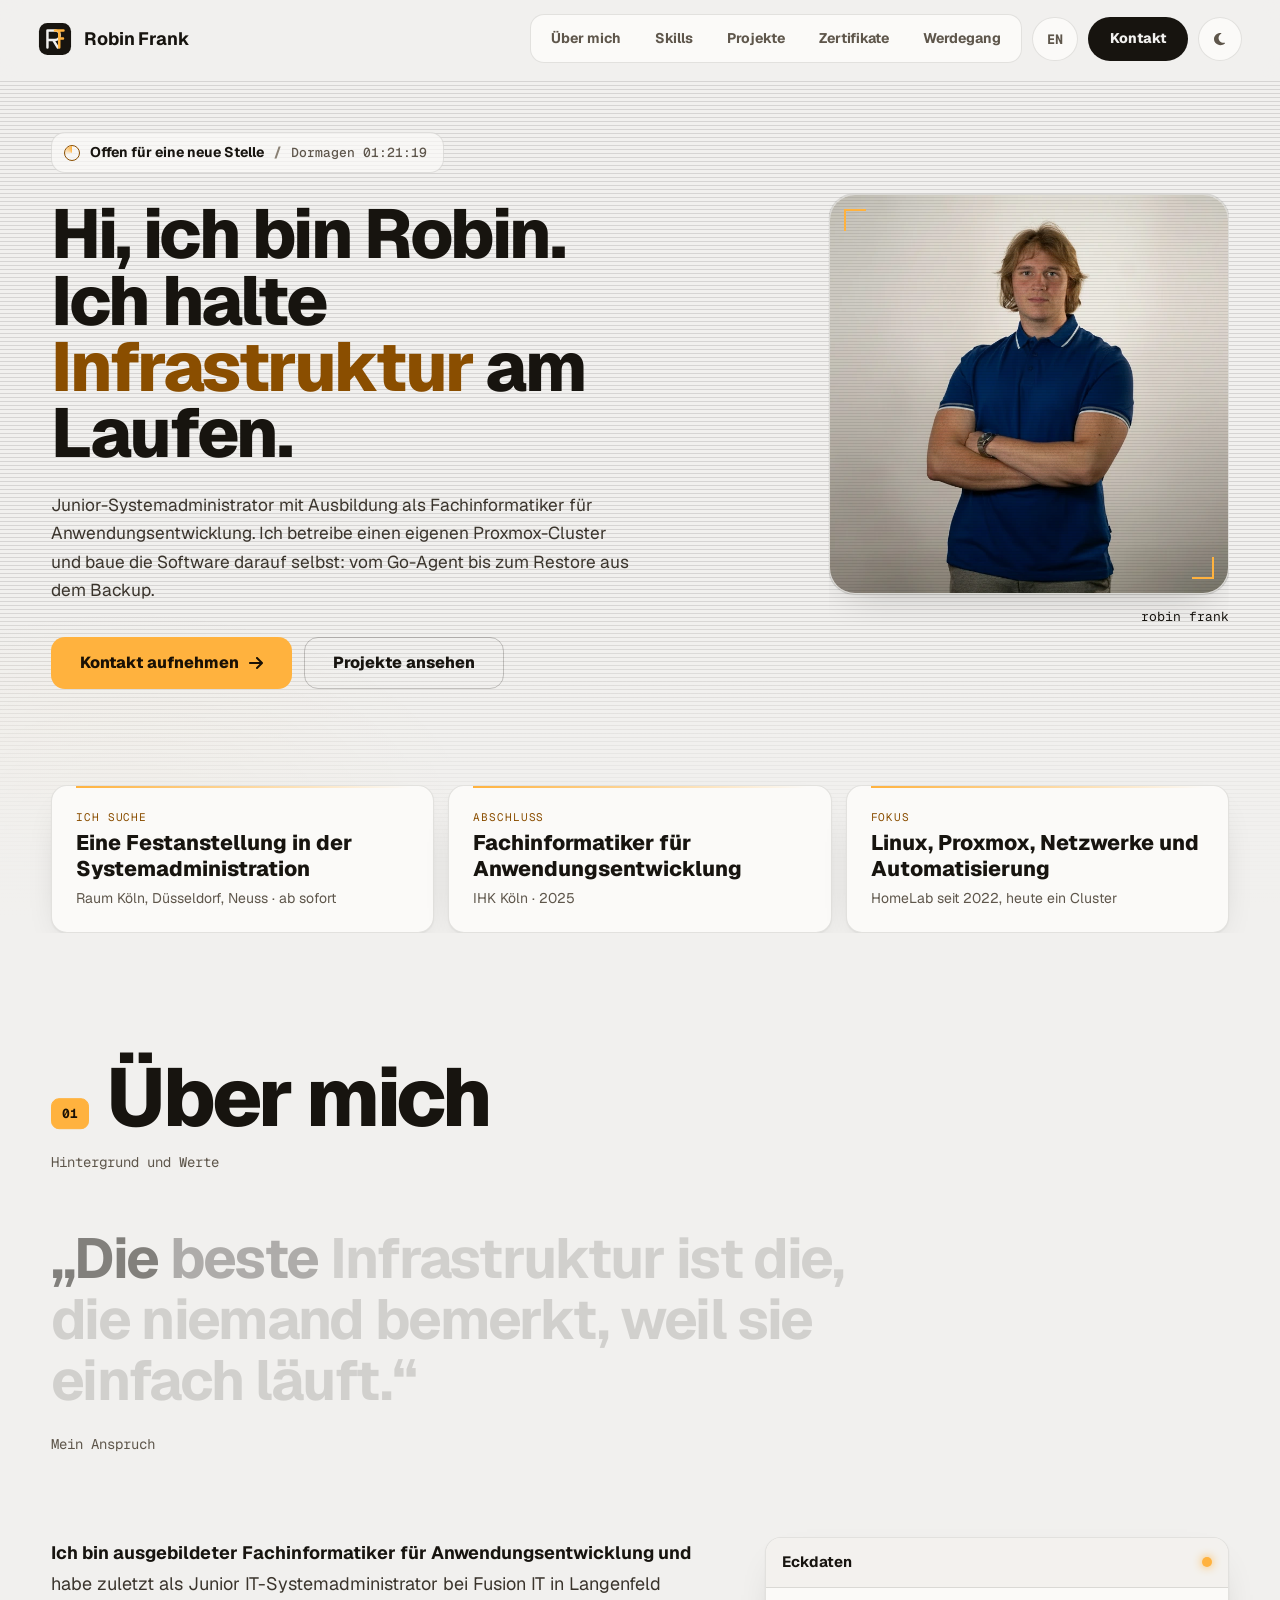
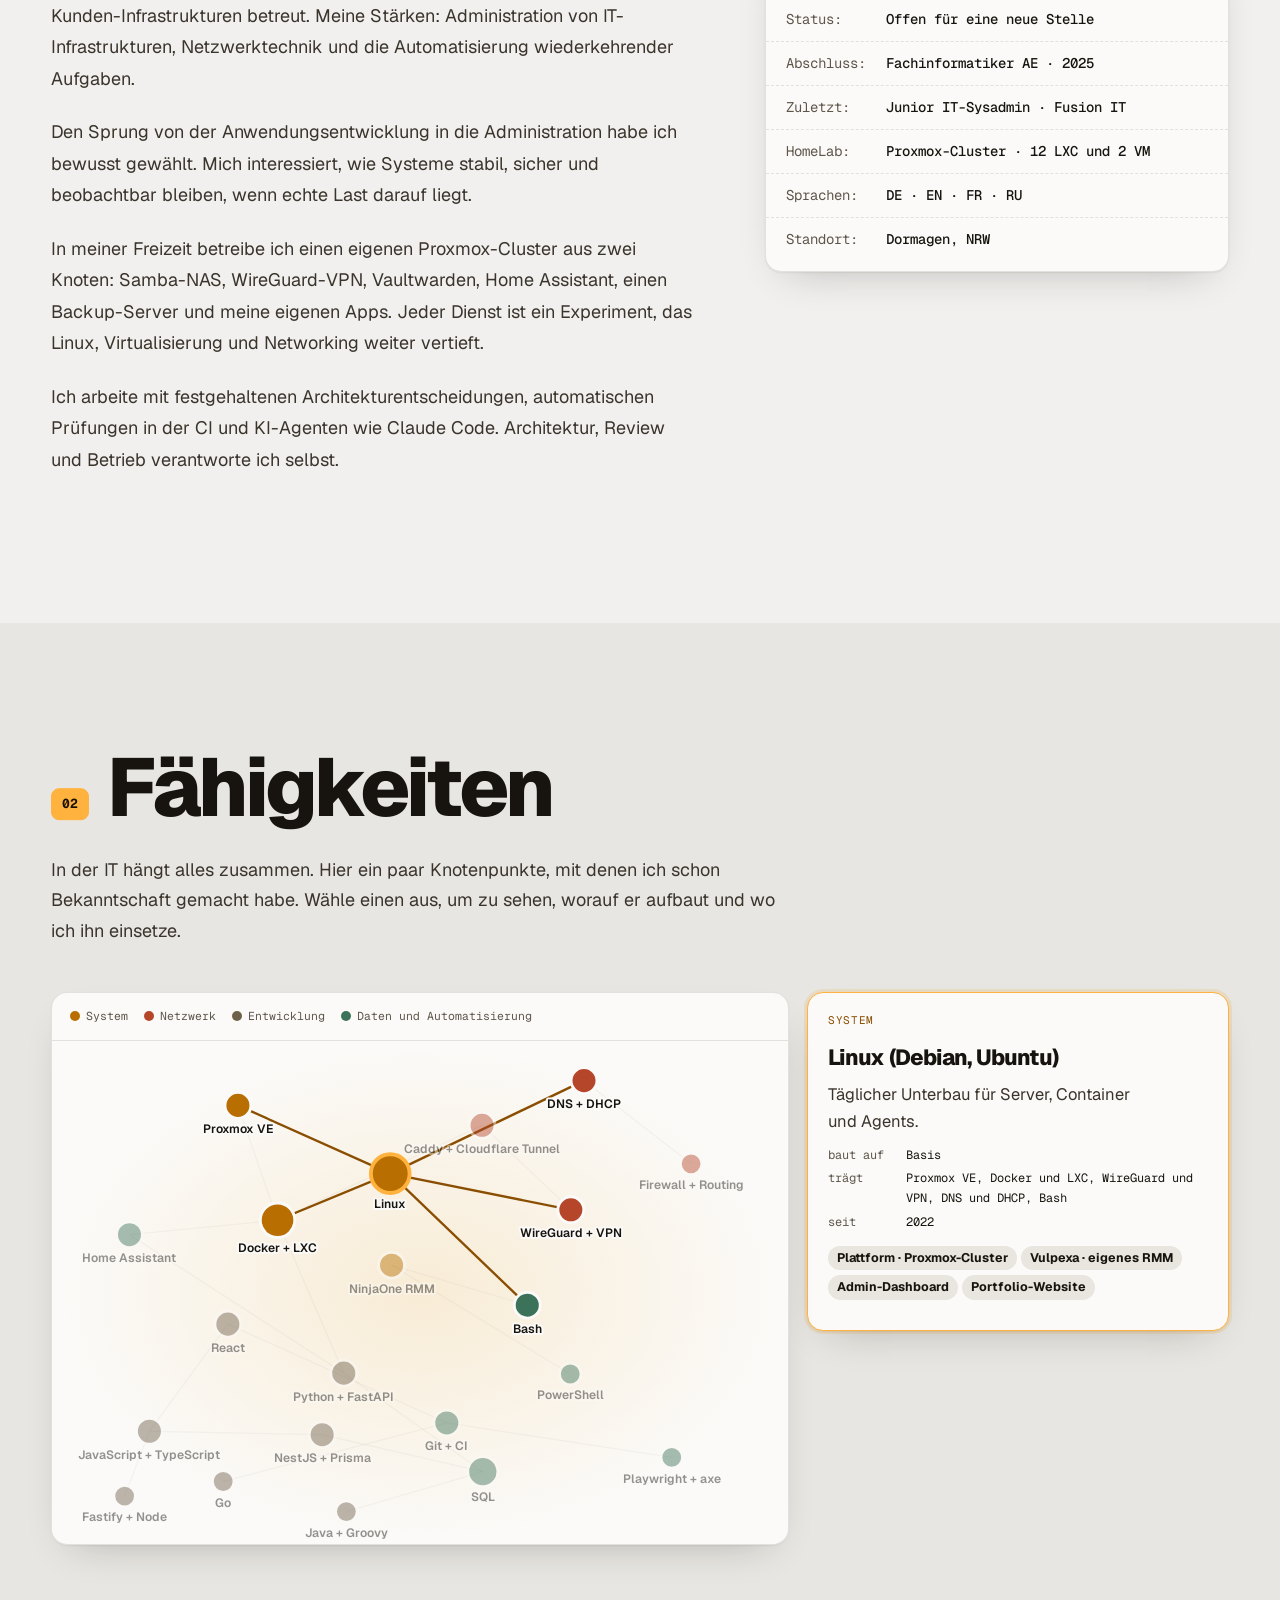
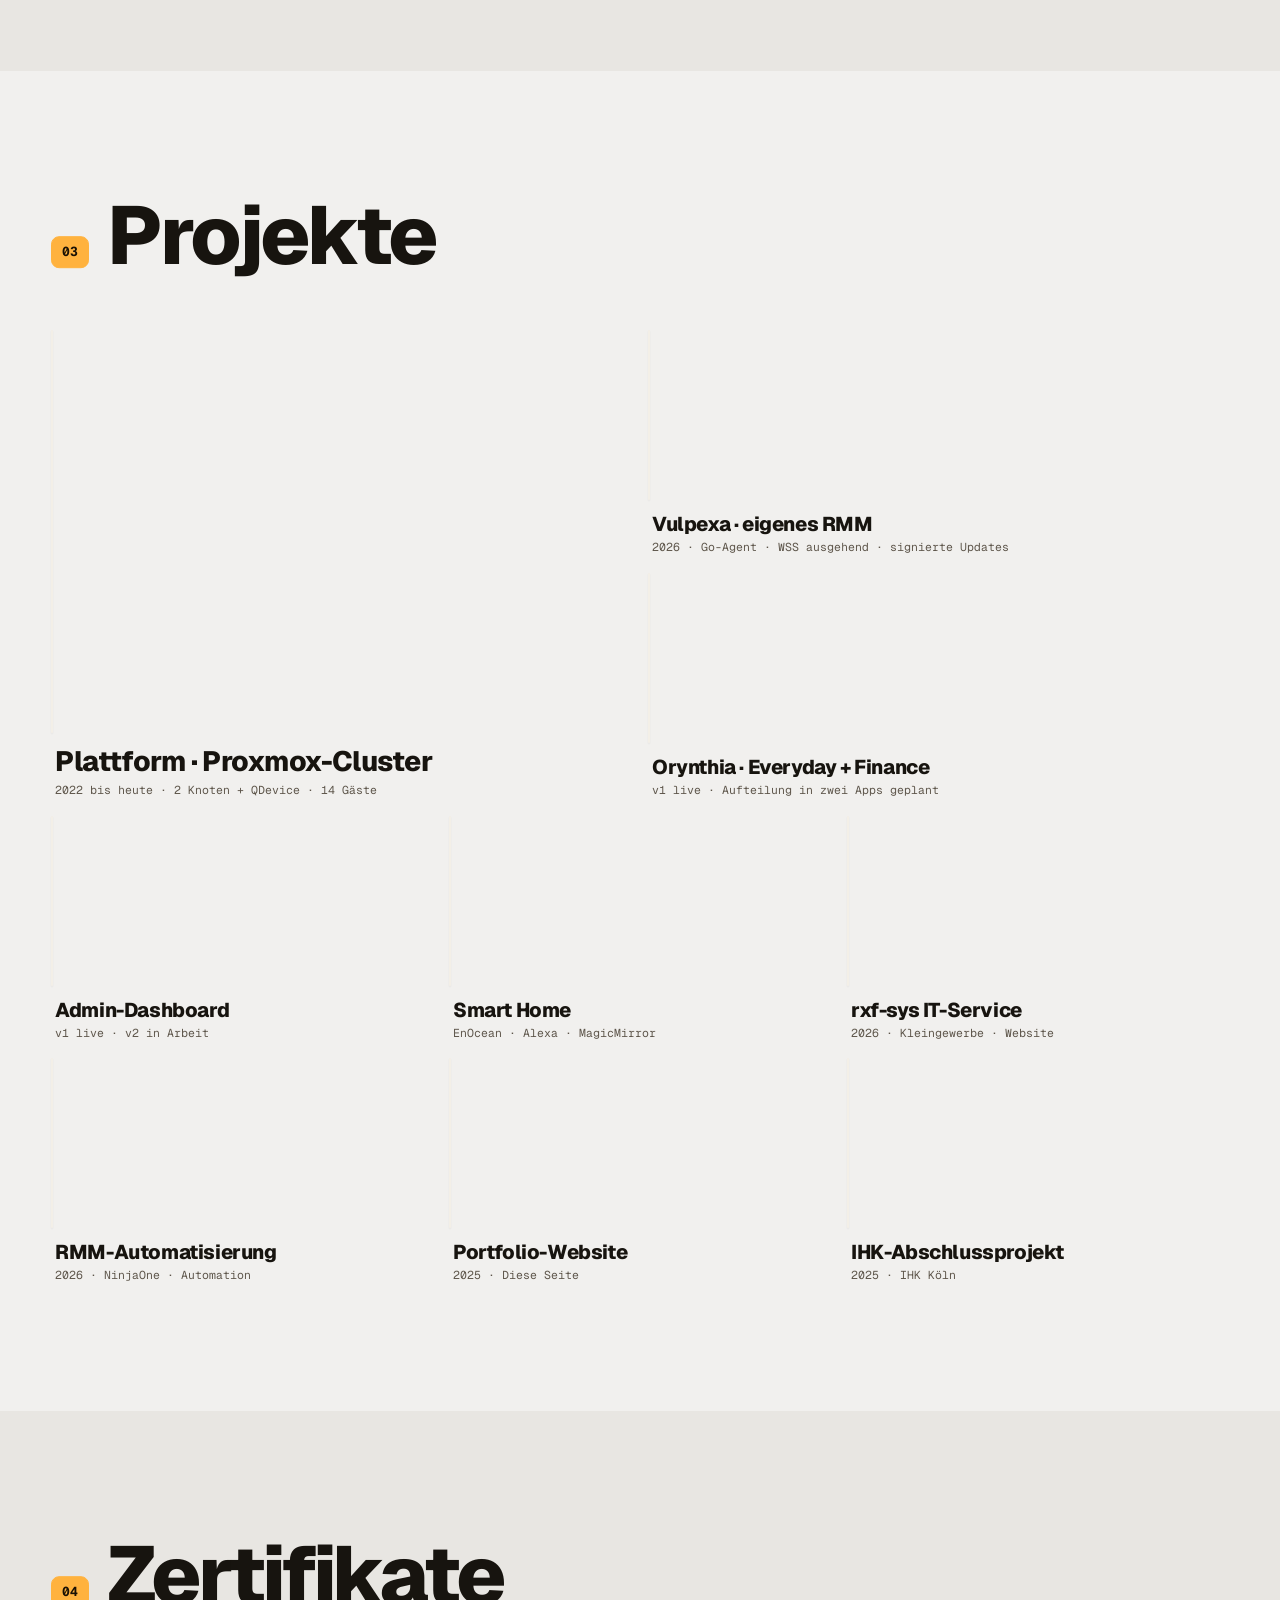
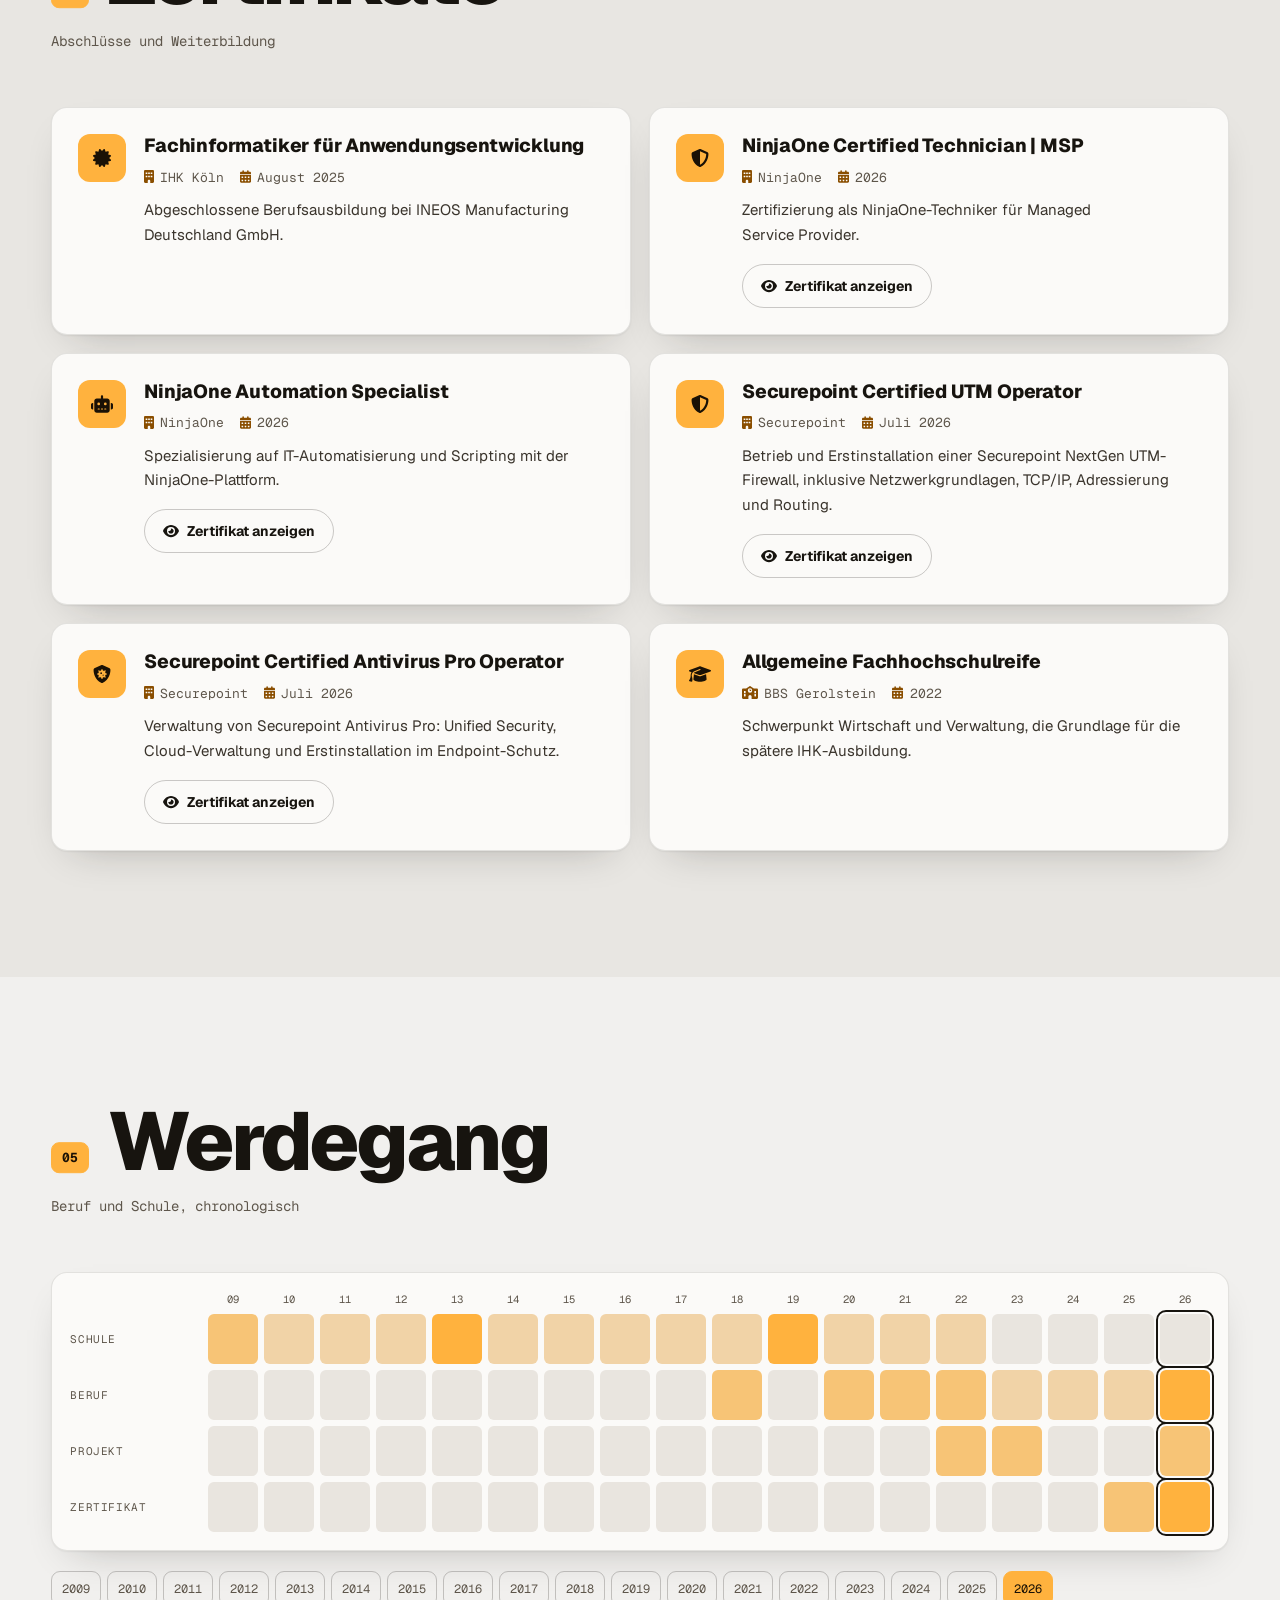
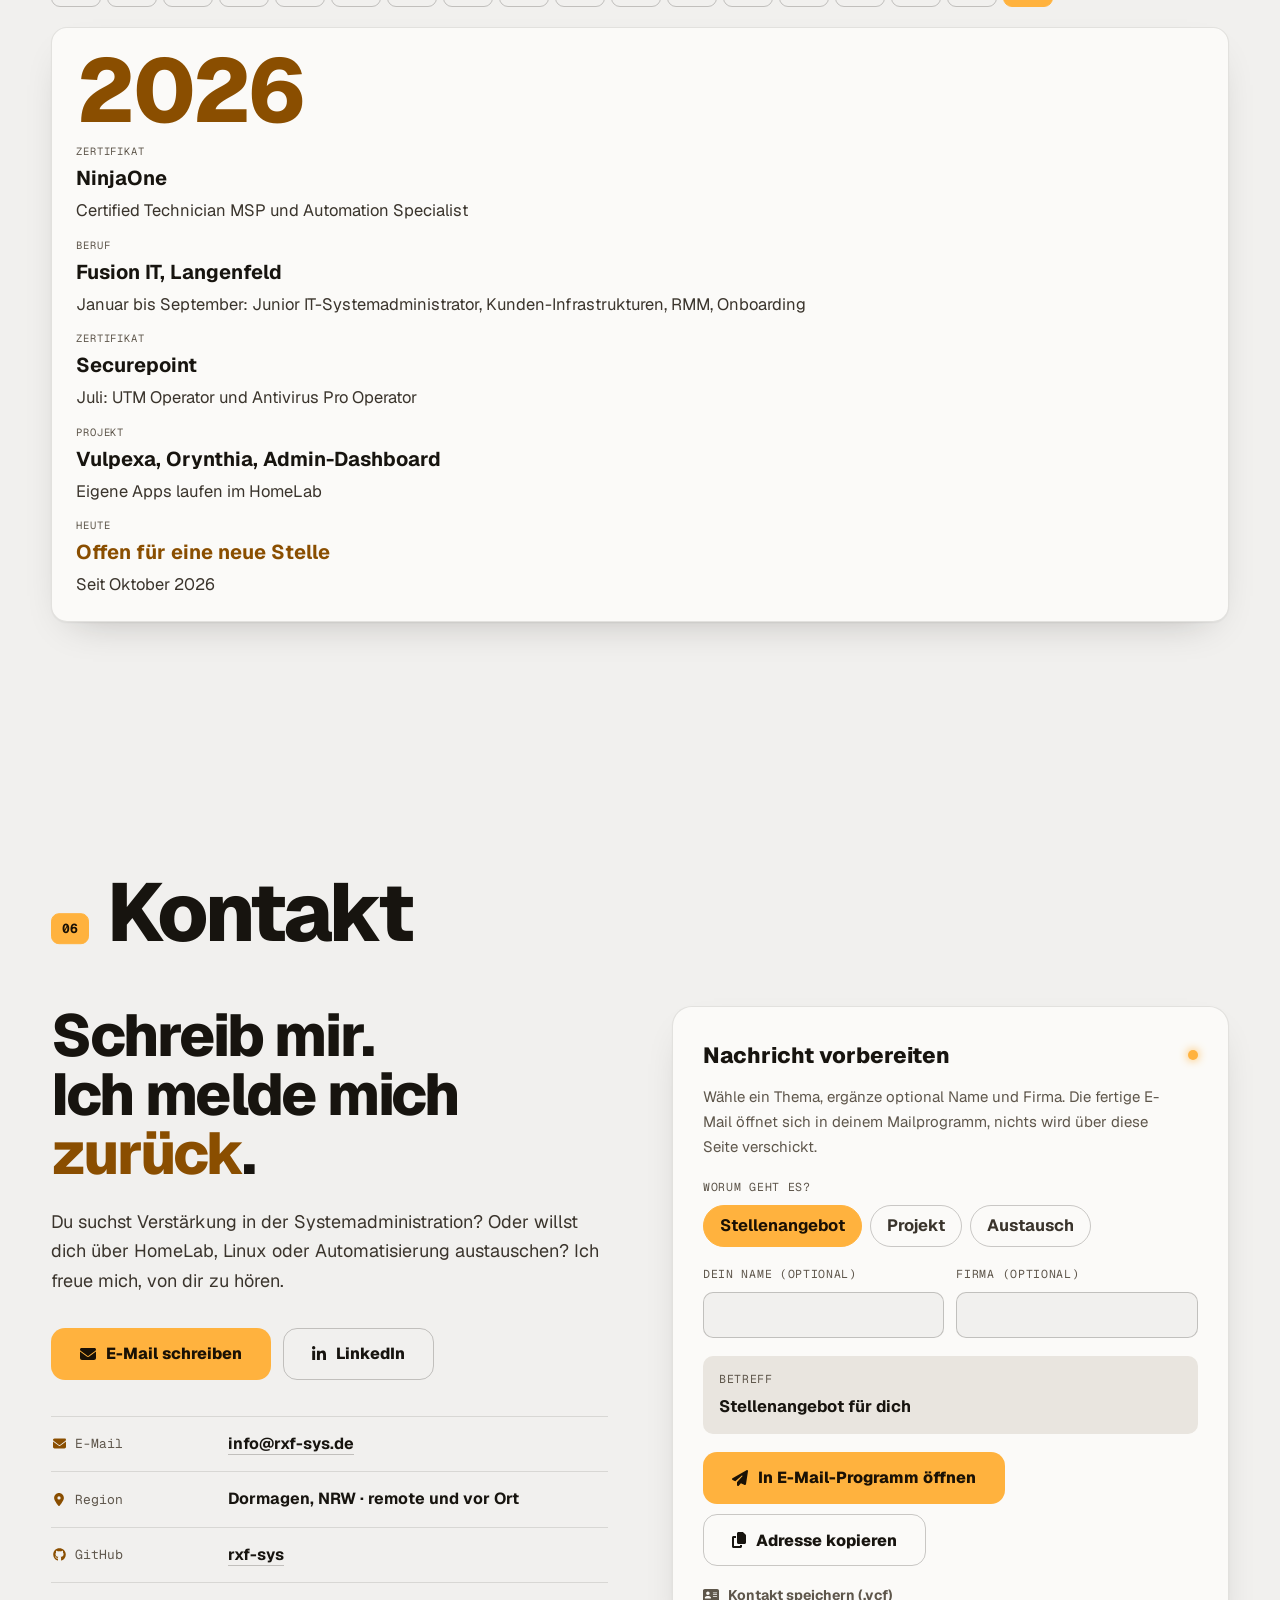
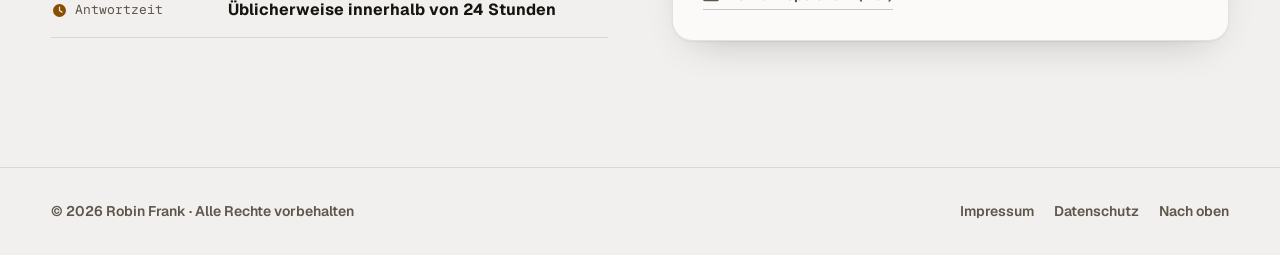
<file: index.html>
<!DOCTYPE html>
<html lang="de">
<head>
<meta charset="UTF-8" />
<meta name="viewport" content="width=device-width, initial-scale=1.0" />

<title>Robin Frank | Junior IT-Systemadministrator</title>
<meta name="description" content="Portfolio von Robin Frank: Junior-Systemadministrator und Fachinformatiker für Anwendungsentwicklung, offen für eine neue Stelle. Linux, Proxmox, Netzwerke, Automatisierung." />
<meta name="keywords" content="Robin Frank, IT-Systemadministrator, Fachinformatiker, Anwendungsentwicklung, Linux, Proxmox, Netzwerk, Java, JavaScript, Portfolio, Dormagen" />
<meta name="author" content="Robin Frank" />
<meta name="robots" content="index, follow" />
<meta name="referrer" content="strict-origin-when-cross-origin" />
<meta http-equiv="X-Content-Type-Options" content="nosniff" />
<meta name="theme-color" content="#F1F0EE" media="(prefers-color-scheme: light)" />
<meta name="theme-color" content="#100E0B" media="(prefers-color-scheme: dark)" />
<link rel="canonical" href="https://portfolio.rxf-sys.de/" />

<meta property="og:type" content="website" />
<meta property="og:url" content="https://portfolio.rxf-sys.de/" />
<meta property="og:title" content="Robin Frank | Junior IT-Systemadministrator" />
<meta property="og:description" content="Portfolio von Robin Frank: Junior-Systemadministrator und Fachinformatiker für Anwendungsentwicklung, offen für eine neue Stelle. Linux, Proxmox, Netzwerke, Automatisierung." />
<meta property="og:image" content="https://portfolio.rxf-sys.de/assets/images/og-card.jpg" />
<meta property="og:image:width" content="1200" />
<meta property="og:image:height" content="630" />
<meta property="og:image:alt" content="Robin Frank, Junior IT-Systemadministrator" />
<meta property="og:locale" content="de_DE" />

<meta property="twitter:card" content="summary_large_image" />
<meta property="twitter:url" content="https://portfolio.rxf-sys.de/" />
<meta property="twitter:title" content="Robin Frank | Junior IT-Systemadministrator" />
<meta property="twitter:description" content="Portfolio von Robin Frank: Junior-Systemadministrator und Fachinformatiker für Anwendungsentwicklung, offen für eine neue Stelle. Linux, Proxmox, Netzwerke, Automatisierung." />
<meta property="twitter:image" content="https://portfolio.rxf-sys.de/assets/images/og-card.jpg" />

<link rel="icon" href="/assets/images/favicon.ico?v=2026-06-12" sizes="any" />
<link rel="icon" type="image/svg+xml" href="/assets/images/favicon.svg?v=2026-06-12" />

<!-- Theme vor dem ersten Paint setzen (kein Flash); Hash dieses Scripts steht
     in der CSP im infrastructure/Caddyfile — bei Änderungen dort nachziehen. -->
<script>(function(){try{var t=localStorage.getItem('pf2-theme');if(t!=='dark'&&t!=='light')t=window.matchMedia('(prefers-color-scheme: dark)').matches?'dark':'light';document.documentElement.setAttribute('data-theme',t)}catch(e){}})()</script>

<link rel="preload" href="/assets/fonts/geist-latin-wght-normal.woff2" as="font" type="font/woff2" crossorigin />
<link rel="stylesheet" href="/index.css?v=2026-11-25-2" />
<script src="/assets/js/boot.js?v=2026-11-07"></script>
<script type="application/ld+json">
{
  "@context": "https://schema.org",
  "@type": "Person",
  "name": "Robin Frank",
  "jobTitle": "Junior IT-Systemadministrator",
  "url": "https://portfolio.rxf-sys.de/",
  "image": "https://portfolio.rxf-sys.de/assets/images/robin-frank-portrait.jpg",
  "email": "info@rxf-sys.de",
  "address": {
    "@type": "PostalAddress",
    "addressLocality": "Dormagen",
    "addressRegion": "NRW",
    "addressCountry": "DE"
  },
  "sameAs": [
    "https://github.com/rxf-sys",
    "https://www.linkedin.com/in/robin-frank-987b26350/",
    "https://www.xing.com/profile/Robin_Frank097779"
  ],
  "alumniOf": { "@type": "EducationalOrganization", "name": "BBS Gerolstein" },
  "knowsAbout": ["Linux","Proxmox VE","Proxmox Backup Server","Home Assistant","Fastify","Playwright","Netzwerktechnik","Docker","WireGuard","Securepoint UTM","Firewall","IT-Sicherheit","Endpoint Security","NinjaOne","Java","JavaScript","TypeScript","React","Python","FastAPI","Go","PHP","Groovy","HTML5","CSS3","SQL","MongoDB","PostgreSQL","Git","PowerShell","Bash"],
  "description": "Junior IT-Systemadministrator und Fachinformatiker für Anwendungsentwicklung mit Expertise in Systemadministration, Netzwerktechnik und Automatisierung."
}
</script>
</head>
<body>

<div class="scroll-progress" id="scrollProgress" aria-hidden="true"></div>
<a class="skip-link" href="#main" data-i18n="skip">Zum Inhalt springen</a>
<header class="topbar" id="topbar">
  <a href="#home" class="brand" aria-label="Robin Frank, zur Startseite"><svg class="brand-mark" viewBox="0 0 36 36" aria-hidden="true" focusable="false"><rect class="bm-plate" x="1" y="1" width="34" height="34" rx="9"/><path class="bm-glyph" d="M10 27V9H18A5 5 0 0 1 18 19H10M16 19L21 27"/><path class="bm-glyph bm-acc" d="M18 9H27M22.5 9V27M22.5 17.5H26.5"/></svg><span class="brand-text">Robin Frank</span></a>
  <nav class="topbar-nav" id="topbarNav" aria-label="Hauptnavigation">
    <a href="#about" data-section="about"><span class="nav-num">01</span><span data-i18n="nav.about">Über mich</span></a><a href="#skills" data-section="skills"><span class="nav-num">02</span><span data-i18n="nav.skills">Skills</span></a><a href="#projects" data-section="projects"><span class="nav-num">03</span><span data-i18n="nav.projects">Projekte</span></a><a href="#certificates" data-section="certificates"><span class="nav-num">04</span><span data-i18n="nav.certs">Zertifikate</span></a><a href="#experience" data-section="experience"><span class="nav-num">05</span><span data-i18n="nav.cv">Werdegang</span></a>
    <a class="btn btn-primary nav-cta" href="#contact" data-i18n="nav.contact">Kontakt</a>
  </nav>
  <button type="button" class="lang-toggle" id="langBtn" aria-label="EN, switch to English">EN</button>
  <a class="topbar-cta" href="#contact" data-i18n="nav.contact">Kontakt</a>
  <button type="button" class="theme-toggle" id="themeBtn" aria-label="Farbschema wechseln"><i class="fas fa-moon" aria-hidden="true"></i></button>
  <button type="button" class="nav-toggle" id="navToggle" aria-expanded="false" aria-controls="topbarNav" aria-label="Menü öffnen"><span class="nav-toggle-bars" aria-hidden="true"><span></span><span></span></span></button>
</header>
<main id="main" tabindex="-1">

  <section id="home" class="hero" data-screen-label="Hero">
    <div class="hero-ambient" aria-hidden="true"></div>
    <div class="container hero-inner">
      <div class="hero-copy">
        <p class="hero-status" data-intro>
          <span class="status-mark" aria-hidden="true"><span></span></span>
          <span data-i18n="hero.chip">Offen für eine neue Stelle</span>
          <span class="hero-status-sep" aria-hidden="true">/</span>
          <span class="mono">Dormagen <time id="localTime">--:--:--</time></span>
        </p>
        <h1 class="hero-title" id="heroTitle" data-intro data-i18n-html="hero.title">Hi, ich bin Robin.<br />Ich halte <span class="hl">Infrastruktur</span> am Laufen.</h1>
        <p class="hero-lede" data-intro data-i18n="hero.lede">Junior-Systemadministrator mit Ausbildung als Fachinformatiker für Anwendungsentwicklung. Ich betreibe einen eigenen Proxmox-Cluster und baue die Software darauf selbst: vom Go-Agent bis zum Restore aus dem Backup.</p>
        <div class="hero-cta" data-intro>
          <a href="#contact" class="btn btn-primary"><span data-i18n="hero.cta1">Kontakt aufnehmen</span> <i class="fas fa-arrow-right" aria-hidden="true"></i></a>
          <a class="btn btn-ghost" href="#projects" data-i18n="hero.cta2">Projekte ansehen</a>
        </div>
      </div>
      <figure class="hero-portrait" data-intro>
        <div class="portrait-frame">
          <picture>
            <source srcset="/assets/images/robin-frank-portrait.webp" type="image/webp" />
            <img src="/assets/images/robin-frank-portrait.jpg" alt="Profilbild von Robin Frank" width="648" height="648" fetchpriority="high" />
          </picture>
          <span class="portrait-scan" aria-hidden="true"></span>
          <span class="corner corner-tl" aria-hidden="true"></span>
          <span class="corner corner-br" aria-hidden="true"></span>
        </div>
        <figcaption class="portrait-meta mono"><span>robin frank</span></figcaption>
      </figure>
      <dl class="hero-facts" data-intro>
        <div class="fact">
          <dt class="fact-k" data-i18n="who.seek.k">Ich suche</dt>
          <dd class="fact-v" data-i18n="who.seek.v">Eine Festanstellung in der Systemadministration</dd>
          <dd class="fact-m" data-i18n="who.seek.m">Raum Köln, Düsseldorf, Neuss · ab sofort</dd>
        </div><div class="fact">
          <dt class="fact-k" data-i18n="who.deg.k">Abschluss</dt>
          <dd class="fact-v" data-i18n="who.deg.v">Fachinformatiker für Anwendungsentwicklung</dd>
          <dd class="fact-m" data-i18n="who.deg.m">IHK Köln · 2025</dd>
        </div><div class="fact">
          <dt class="fact-k" data-i18n="who.focus.k">Fokus</dt>
          <dd class="fact-v" data-i18n="who.focus.v">Linux, Proxmox, Netzwerke und Automatisierung</dd>
          <dd class="fact-m" data-i18n="who.focus.m">HomeLab seit 2022, heute ein Cluster</dd>
        </div>
      </dl>
    </div>
  </section>
  <section id="about" class="section" data-screen-label="Über mich">
    <div class="container">
      <div class="section-head">
        <span class="port" aria-hidden="true"></span>
        <span class="num">01</span>
        <h2 data-i18n="about.title">Über mich</h2>
        <span class="kicker" data-i18n="about.kicker">Hintergrund und Werte</span>
      </div>
      <blockquote class="statement">
        <p class="statement-text" id="statement" data-i18n="about.quote">„Die beste Infrastruktur ist die, die niemand bemerkt, weil sie einfach läuft.“</p>
        <cite data-i18n="about.quoteSrc">Mein Anspruch</cite>
      </blockquote>
      <div class="about-grid">
        <div class="about-text reveal" data-stagger>
          <p data-i18n="about.p1">Ich bin ausgebildeter Fachinformatiker für Anwendungsentwicklung und habe zuletzt als Junior IT-Systemadministrator bei Fusion IT in Langenfeld Kunden-Infrastrukturen betreut. Meine Stärken: Administration von IT-Infrastrukturen, Netzwerktechnik und die Automatisierung wiederkehrender Aufgaben.</p>
          <p data-i18n="about.p2">Den Sprung von der Anwendungsentwicklung in die Administration habe ich bewusst gewählt. Mich interessiert, wie Systeme stabil, sicher und beobachtbar bleiben, wenn echte Last darauf liegt.</p>
          <p data-i18n="about.p3">In meiner Freizeit betreibe ich einen eigenen Proxmox-Cluster aus zwei Knoten: Samba-NAS, WireGuard-VPN, Vaultwarden, Home Assistant, einen Backup-Server und meine eigenen Apps. Jeder Dienst ist ein Experiment, das Linux, Virtualisierung und Networking weiter vertieft.</p>
          <p data-i18n="about.p4">Ich arbeite mit festgehaltenen Architekturentscheidungen, automatischen Prüfungen in der CI und KI-Agenten wie Claude Code. Architektur, Review und Betrieb verantworte ich selbst.</p>
        </div>
        <aside class="spec reveal" aria-label="Eckdaten">
          <div class="spec-bar"><span data-i18n="facts.title">Eckdaten</span><span class="spec-led" aria-hidden="true"></span></div>
          <dl class="spec-list" data-stagger><div class="spec-row"><dt data-i18n="fact.status">Status</dt><dd data-i18n="fact.statusV">Offen für eine neue Stelle</dd></div><div class="spec-row"><dt data-i18n="fact.degree">Abschluss</dt><dd data-i18n="fact.degreeV">Fachinformatiker AE · 2025</dd></div><div class="spec-row"><dt data-i18n="fact.last">Zuletzt</dt><dd data-i18n="fact.lastV">Junior IT-Sysadmin · Fusion IT</dd></div><div class="spec-row"><dt data-i18n="fact.lab">HomeLab</dt><dd data-i18n="fact.labV">Proxmox-Cluster · 12 LXC und 2 VM</dd></div><div class="spec-row"><dt data-i18n="fact.lang">Sprachen</dt><dd>DE · EN · FR · RU</dd></div><div class="spec-row"><dt data-i18n="fact.loc">Standort</dt><dd>Dormagen, NRW</dd></div></dl>
        </aside>
      </div>
    </div>
  </section>
  <section id="skills" class="section section-band" data-screen-label="Skills">
    <div class="container">
      <div class="section-head">
        <span class="port" aria-hidden="true"></span>
        <span class="num">02</span>
        <h2 data-i18n="skills.title">Fähigkeiten</h2>

      </div>
      <p class="section-intro" data-i18n="skills.intro">In der IT hängt alles zusammen. Hier ein paar Knotenpunkte, mit denen ich schon Bekanntschaft gemacht habe. Wähle einen aus, um zu sehen, worauf er aufbaut und wo ich ihn einsetze.</p>
      <div class="sgraph reveal">
        <div class="sg-panel">
          <div class="sg-top mono"><span class="sg-lg g-sys"><i></i><span data-i18n="grp.sys">System</span></span><span class="sg-lg g-net"><i></i><span data-i18n="grp.net">Netzwerk</span></span><span class="sg-lg g-dev"><i></i><span data-i18n="grp.dev">Entwicklung</span></span><span class="sg-lg g-auto"><i></i><span data-i18n="grp.auto">Daten und Automatisierung</span></span></div>
          <svg class="sg-svg" viewBox="0 0 760 520" role="group" aria-label="Skill-Graph"><line class="sg-edge" data-a="proxmox" data-b="linux" x1="192.0" y1="66.5" x2="349.3" y2="137.0"/><line class="sg-edge" data-a="docker" data-b="linux" x1="232.9" y1="185.1" x2="349.3" y2="137.0"/><line class="sg-edge" data-a="docker" data-b="proxmox" x1="232.9" y1="185.1" x2="192.0" y2="66.5"/><line class="sg-edge" data-a="wg" data-b="linux" x1="535.8" y1="174.3" x2="349.3" y2="137.0"/><line class="sg-edge" data-a="dns" data-b="linux" x1="549.4" y1="40.9" x2="349.3" y2="137.0"/><line class="sg-edge" data-a="tunnel" data-b="docker" x1="444.1" y1="87.1" x2="232.9" y2="185.1"/><line class="sg-edge" data-a="fw" data-b="dns" x1="660.0" y1="126.8" x2="549.4" y2="40.9"/><line class="sg-edge" data-a="ninja" data-b="ps" x1="350.7" y1="231.5" x2="535.2" y2="343.9"/><line class="sg-edge" data-a="ninja" data-b="bash" x1="350.7" y1="231.5" x2="490.8" y2="272.8"/><line class="sg-edge" data-a="bash" data-b="linux" x1="490.8" y1="272.8" x2="349.3" y2="137.0"/><line class="sg-edge" data-a="react" data-b="js" x1="181.6" y1="292.4" x2="100.6" y2="403.0"/><line class="sg-edge" data-a="nest" data-b="js" x1="279.0" y1="406.6" x2="100.6" y2="403.0"/><line class="sg-edge" data-a="nest" data-b="sql" x1="279.0" y1="406.6" x2="444.9" y2="444.8"/><line class="sg-edge" data-a="python" data-b="sql" x1="301.3" y1="343.0" x2="444.9" y2="444.8"/><line class="sg-edge" data-a="go" data-b="git" x1="176.8" y1="454.9" x2="407.7" y2="394.4"/><line class="sg-edge" data-a="python" data-b="docker" x1="301.3" y1="343.0" x2="232.9" y2="185.1"/><line class="sg-edge" data-a="react" data-b="git" x1="181.6" y1="292.4" x2="407.7" y2="394.4"/><line class="sg-edge" data-a="java" data-b="sql" x1="304.0" y1="486.0" x2="444.9" y2="444.8"/><line class="sg-edge" data-a="tunnel" data-b="wg" x1="444.1" y1="87.1" x2="535.8" y2="174.3"/><line class="sg-edge" data-a="ha" data-b="docker" x1="80.0" y1="200.0" x2="232.9" y2="185.1"/><line class="sg-edge" data-a="ha" data-b="python" x1="80.0" y1="200.0" x2="301.3" y2="343.0"/><line class="sg-edge" data-a="fastify" data-b="js" x1="75.0" y1="470.0" x2="100.6" y2="403.0"/><line class="sg-edge" data-a="pw" data-b="git" x1="640.0" y1="430.0" x2="407.7" y2="394.4"/><g class="sg-node g-sys" data-skill="linux" transform="translate(349.3 137.0)" tabindex="0" role="button" aria-label="Linux (Debian, Ubuntu)"><circle r="20.0"/><text y="35.0">Linux</text></g><g class="sg-node g-sys" data-skill="proxmox" transform="translate(192.0 66.5)" tabindex="0" role="button" aria-label="Proxmox VE"><circle r="13.4"/><text y="28.4">Proxmox VE</text></g><g class="sg-node g-sys" data-skill="docker" transform="translate(232.9 185.1)" tabindex="0" role="button" aria-label="Docker + LXC"><circle r="17.8"/><text y="32.8">Docker + LXC</text></g><g class="sg-node g-sys" data-skill="ninja" transform="translate(350.7 231.5)" tabindex="0" role="button" aria-label="NinjaOne RMM"><circle r="13.4"/><text y="28.4">NinjaOne RMM</text></g><g class="sg-node g-net" data-skill="wg" transform="translate(535.8 174.3)" tabindex="0" role="button" aria-label="WireGuard + VPN"><circle r="13.4"/><text y="28.4">WireGuard + VPN</text></g><g class="sg-node g-net" data-skill="dns" transform="translate(549.4 40.9)" tabindex="0" role="button" aria-label="DNS + DHCP"><circle r="13.4"/><text y="28.4">DNS + DHCP</text></g><g class="sg-node g-net" data-skill="fw" transform="translate(660.0 126.8)" tabindex="0" role="button" aria-label="Firewall + Routing"><circle r="11.2"/><text y="26.2">Firewall + Routing</text></g><g class="sg-node g-net" data-skill="tunnel" transform="translate(444.1 87.1)" tabindex="0" role="button" aria-label="Caddy + Cloudflare Tunnel"><circle r="13.4"/><text y="28.4">Caddy + Cloudflare Tunnel</text></g><g class="sg-node g-dev" data-skill="java" transform="translate(304.0 486.0)" tabindex="0" role="button" aria-label="Java + Groovy"><circle r="11.2"/><text y="26.2">Java + Groovy</text></g><g class="sg-node g-dev" data-skill="js" transform="translate(100.6 403.0)" tabindex="0" role="button" aria-label="JavaScript + TypeScript"><circle r="13.4"/><text y="28.4">JavaScript + TypeScript</text></g><g class="sg-node g-dev" data-skill="react" transform="translate(181.6 292.4)" tabindex="0" role="button" aria-label="React"><circle r="13.4"/><text y="28.4">React</text></g><g class="sg-node g-dev" data-skill="python" transform="translate(301.3 343.0)" tabindex="0" role="button" aria-label="Python + FastAPI"><circle r="13.4"/><text y="28.4">Python + FastAPI</text></g><g class="sg-node g-dev" data-skill="go" transform="translate(176.8 454.9)" tabindex="0" role="button" aria-label="Go"><circle r="11.2"/><text y="26.2">Go</text></g><g class="sg-node g-dev" data-skill="nest" transform="translate(279.0 406.6)" tabindex="0" role="button" aria-label="NestJS + Prisma"><circle r="13.4"/><text y="28.4">NestJS + Prisma</text></g><g class="sg-node g-auto" data-skill="bash" transform="translate(490.8 272.8)" tabindex="0" role="button" aria-label="Bash"><circle r="13.4"/><text y="28.4">Bash</text></g><g class="sg-node g-auto" data-skill="ps" transform="translate(535.2 343.9)" tabindex="0" role="button" aria-label="PowerShell"><circle r="11.2"/><text y="26.2">PowerShell</text></g><g class="sg-node g-auto" data-skill="sql" transform="translate(444.9 444.8)" tabindex="0" role="button" aria-label="SQL (PostgreSQL, SQLite)"><circle r="15.6"/><text y="30.6">SQL</text></g><g class="sg-node g-auto" data-skill="git" transform="translate(407.7 394.4)" tabindex="0" role="button" aria-label="Git + CI"><circle r="13.4"/><text y="28.4">Git + CI</text></g><g class="sg-node g-auto" data-skill="ha" transform="translate(80.0 200.0)" tabindex="0" role="button" aria-label="Home Assistant"><circle r="13.4"/><text y="28.4">Home Assistant</text></g><g class="sg-node g-dev" data-skill="fastify" transform="translate(75.0 470.0)" tabindex="0" role="button" aria-label="Fastify + Node"><circle r="11.2"/><text y="26.2">Fastify + Node</text></g><g class="sg-node g-auto" data-skill="pw" transform="translate(640.0 430.0)" tabindex="0" role="button" aria-label="Playwright + axe"><circle r="11.2"/><text y="26.2">Playwright + axe</text></g></svg>
        </div>
        <ol class="sg-cards"><li class="sg-card" data-skill="linux" data-group="sys">
            <p class="sg-card-k mono"><span data-i18n="grp.sys">System</span></p>
            <h3>Linux (Debian, Ubuntu)</h3>
            <p data-i18n="skill.linux.note">Täglicher Unterbau für Server, Container und Agents.</p>
            <dl class="sg-rel mono">
              <div><dt data-i18n="graph.needs">baut auf</dt><dd>Basis</dd></div>
              <div><dt data-i18n="graph.feeds">trägt</dt><dd>Proxmox VE, Docker und LXC, WireGuard und VPN, DNS und DHCP, Bash</dd></div>
              <div><dt data-i18n="skills.since">seit</dt><dd>2022</dd></div>
            </dl>
            <p class="proc-used"><span class="used-chip">Plattform · Proxmox-Cluster</span><span class="used-chip">Vulpexa · eigenes RMM</span><span class="used-chip">Admin-Dashboard</span><span class="used-chip">Portfolio-Website</span></p>
          </li><li class="sg-card" data-skill="proxmox" data-group="sys">
            <p class="sg-card-k mono"><span data-i18n="grp.sys">System</span></p>
            <h3>Proxmox VE</h3>
            <p data-i18n="skill.proxmox.note">Eigener Knoten mit 10 LXC und 2 VMs, Snapshots vor jedem Experiment.</p>
            <dl class="sg-rel mono">
              <div><dt data-i18n="graph.needs">baut auf</dt><dd>Linux</dd></div>
              <div><dt data-i18n="graph.feeds">trägt</dt><dd>Docker und LXC</dd></div>
              <div><dt data-i18n="skills.since">seit</dt><dd>2022</dd></div>
            </dl>
            <p class="proc-used"><span class="used-chip">Plattform · Proxmox-Cluster</span></p>
          </li><li class="sg-card" data-skill="docker" data-group="sys">
            <p class="sg-card-k mono"><span data-i18n="grp.sys">System</span></p>
            <h3>Docker und LXC</h3>
            <p data-i18n="skill.docker.note">Jede eigene App läuft als Compose-Stack.</p>
            <dl class="sg-rel mono">
              <div><dt data-i18n="graph.needs">baut auf</dt><dd>Linux, Proxmox VE</dd></div>
              <div><dt data-i18n="graph.feeds">trägt</dt><dd>Caddy und Cloudflare Tunnel, Python und FastAPI, Home Assistant</dd></div>
              <div><dt data-i18n="skills.since">seit</dt><dd>2022</dd></div>
            </dl>
            <p class="proc-used"><span class="used-chip">Plattform · Proxmox-Cluster</span><span class="used-chip">Vulpexa · eigenes RMM</span><span class="used-chip">Orynthia · Everyday + Finance</span><span class="used-chip">Admin-Dashboard</span></p>
          </li><li class="sg-card" data-skill="ninja" data-group="sys">
            <p class="sg-card-k mono"><span data-i18n="grp.sys">System</span></p>
            <h3>NinjaOne RMM</h3>
            <p data-i18n="skill.ninja.note">Zweifach zertifiziert, Skripte für Wartung und Inventar.</p>
            <dl class="sg-rel mono">
              <div><dt data-i18n="graph.needs">baut auf</dt><dd>PowerShell, Bash</dd></div>
              <div><dt data-i18n="graph.feeds">trägt</dt><dd>Basis</dd></div>
              <div><dt data-i18n="skills.since">seit</dt><dd>2026</dd></div>
            </dl>
            <p class="proc-used"><span class="used-chip">RMM-Automatisierung</span></p>
          </li><li class="sg-card" data-skill="wg" data-group="net">
            <p class="sg-card-k mono"><span data-i18n="grp.net">Netzwerk</span></p>
            <h3>WireGuard und VPN</h3>
            <p data-i18n="skill.wg.note">Sicherer Zugriff aufs HomeLab von unterwegs.</p>
            <dl class="sg-rel mono">
              <div><dt data-i18n="graph.needs">baut auf</dt><dd>Linux</dd></div>
              <div><dt data-i18n="graph.feeds">trägt</dt><dd>Caddy und Cloudflare Tunnel</dd></div>
              <div><dt data-i18n="skills.since">seit</dt><dd>2022</dd></div>
            </dl>
            <p class="proc-used"><span class="used-chip">Plattform · Proxmox-Cluster</span></p>
          </li><li class="sg-card" data-skill="dns" data-group="net">
            <p class="sg-card-k mono"><span data-i18n="grp.net">Netzwerk</span></p>
            <h3>DNS und DHCP</h3>
            <p data-i18n="skill.dns.note">Eigene Namensauflösung und Adressvergabe im Heimnetz.</p>
            <dl class="sg-rel mono">
              <div><dt data-i18n="graph.needs">baut auf</dt><dd>Linux</dd></div>
              <div><dt data-i18n="graph.feeds">trägt</dt><dd>Firewall und Routing</dd></div>
              <div><dt data-i18n="skills.since">seit</dt><dd>2022</dd></div>
            </dl>
            <p class="proc-used"><span class="used-chip">Plattform · Proxmox-Cluster</span></p>
          </li><li class="sg-card" data-skill="fw" data-group="net">
            <p class="sg-card-k mono"><span data-i18n="grp.net">Netzwerk</span></p>
            <h3>Firewall und Routing</h3>
            <p data-i18n="skill.fw.note">Securepoint UTM Operator, Netzwerkgrundlagen und TCP/IP.</p>
            <dl class="sg-rel mono">
              <div><dt data-i18n="graph.needs">baut auf</dt><dd>DNS und DHCP</dd></div>
              <div><dt data-i18n="graph.feeds">trägt</dt><dd>Basis</dd></div>
              <div><dt data-i18n="skills.since">seit</dt><dd>2026</dd></div>
            </dl>
            <p class="proc-used"><span class="used-none"><span data-i18n="skills.none">Ausbildung und Beruf</span></span></p>
          </li><li class="sg-card" data-skill="tunnel" data-group="net">
            <p class="sg-card-k mono"><span data-i18n="grp.net">Netzwerk</span></p>
            <h3>Caddy und Cloudflare Tunnel</h3>
            <p data-i18n="skill.tunnel.note">Veröffentlichung ohne offene Ports, Security-Header im Caddyfile.</p>
            <dl class="sg-rel mono">
              <div><dt data-i18n="graph.needs">baut auf</dt><dd>Docker und LXC, WireGuard und VPN</dd></div>
              <div><dt data-i18n="graph.feeds">trägt</dt><dd>Basis</dd></div>
              <div><dt data-i18n="skills.since">seit</dt><dd>2025</dd></div>
            </dl>
            <p class="proc-used"><span class="used-chip">Portfolio-Website</span><span class="used-chip">Vulpexa · eigenes RMM</span></p>
          </li><li class="sg-card" data-skill="java" data-group="dev">
            <p class="sg-card-k mono"><span data-i18n="grp.dev">Entwicklung</span></p>
            <h3>Java und Groovy</h3>
            <p data-i18n="skill.java.note">Ausbildung und IHK-Projekt mit Grails auf der JVM.</p>
            <dl class="sg-rel mono">
              <div><dt data-i18n="graph.needs">baut auf</dt><dd>SQL</dd></div>
              <div><dt data-i18n="graph.feeds">trägt</dt><dd>Basis</dd></div>
              <div><dt data-i18n="skills.since">seit</dt><dd>2022</dd></div>
            </dl>
            <p class="proc-used"><span class="used-chip">IHK-Abschlussprojekt</span></p>
          </li><li class="sg-card" data-skill="js" data-group="dev">
            <p class="sg-card-k mono"><span data-i18n="grp.dev">Entwicklung</span></p>
            <h3>JavaScript und TypeScript</h3>
            <p data-i18n="skill.js.note">Vom MagicMirror-Modul bis zum React-Dashboard.</p>
            <dl class="sg-rel mono">
              <div><dt data-i18n="graph.needs">baut auf</dt><dd>Basis</dd></div>
              <div><dt data-i18n="graph.feeds">trägt</dt><dd>React, NestJS und Prisma, Fastify und Node</dd></div>
              <div><dt data-i18n="skills.since">seit</dt><dd>2020</dd></div>
            </dl>
            <p class="proc-used"><span class="used-chip">Portfolio-Website</span><span class="used-chip">Smart Home</span><span class="used-chip">Vulpexa · eigenes RMM</span><span class="used-chip">Orynthia · Everyday + Finance</span></p>
          </li><li class="sg-card" data-skill="react" data-group="dev">
            <p class="sg-card-k mono"><span data-i18n="grp.dev">Entwicklung</span></p>
            <h3>React</h3>
            <p data-i18n="skill.react.note">Dashboards für meine eigenen Self-hosted-Apps.</p>
            <dl class="sg-rel mono">
              <div><dt data-i18n="graph.needs">baut auf</dt><dd>JavaScript und TypeScript, Git und CI</dd></div>
              <div><dt data-i18n="graph.feeds">trägt</dt><dd>Basis</dd></div>
              <div><dt data-i18n="skills.since">seit</dt><dd>2025</dd></div>
            </dl>
            <p class="proc-used"><span class="used-chip">Vulpexa · eigenes RMM</span><span class="used-chip">Orynthia · Everyday + Finance</span><span class="used-chip">Admin-Dashboard</span></p>
          </li><li class="sg-card" data-skill="python" data-group="dev">
            <p class="sg-card-k mono"><span data-i18n="grp.dev">Entwicklung</span></p>
            <h3>Python und FastAPI</h3>
            <p data-i18n="skill.python.note">REST-APIs und WebSocket-Server mit Tests und Typprüfung.</p>
            <dl class="sg-rel mono">
              <div><dt data-i18n="graph.needs">baut auf</dt><dd>SQL, Docker und LXC</dd></div>
              <div><dt data-i18n="graph.feeds">trägt</dt><dd>Home Assistant</dd></div>
              <div><dt data-i18n="skills.since">seit</dt><dd>2026</dd></div>
            </dl>
            <p class="proc-used"><span class="used-chip">Vulpexa · eigenes RMM</span><span class="used-chip">Admin-Dashboard</span></p>
          </li><li class="sg-card" data-skill="go" data-group="dev">
            <p class="sg-card-k mono"><span data-i18n="grp.dev">Entwicklung</span></p>
            <h3>Go</h3>
            <p data-i18n="skill.go.note">Der Vulpexa-Agent als eine statische Binary für drei Plattformen.</p>
            <dl class="sg-rel mono">
              <div><dt data-i18n="graph.needs">baut auf</dt><dd>Git und CI</dd></div>
              <div><dt data-i18n="graph.feeds">trägt</dt><dd>Basis</dd></div>
              <div><dt data-i18n="skills.since">seit</dt><dd>2026</dd></div>
            </dl>
            <p class="proc-used"><span class="used-chip">Vulpexa · eigenes RMM</span></p>
          </li><li class="sg-card" data-skill="nest" data-group="dev">
            <p class="sg-card-k mono"><span data-i18n="grp.dev">Entwicklung</span></p>
            <h3>NestJS und Prisma</h3>
            <p data-i18n="skill.nest.note">Backend der Orynthia-App mit PostgreSQL und Redis.</p>
            <dl class="sg-rel mono">
              <div><dt data-i18n="graph.needs">baut auf</dt><dd>JavaScript und TypeScript, SQL</dd></div>
              <div><dt data-i18n="graph.feeds">trägt</dt><dd>Basis</dd></div>
              <div><dt data-i18n="skills.since">seit</dt><dd>2026</dd></div>
            </dl>
            <p class="proc-used"><span class="used-chip">Orynthia · Everyday + Finance</span></p>
          </li><li class="sg-card" data-skill="bash" data-group="auto">
            <p class="sg-card-k mono"><span data-i18n="grp.auto">Daten und Automatisierung</span></p>
            <h3>Bash</h3>
            <p data-i18n="skill.bash.note">Deploy-, Backup- und Setup-Skripte.</p>
            <dl class="sg-rel mono">
              <div><dt data-i18n="graph.needs">baut auf</dt><dd>Linux</dd></div>
              <div><dt data-i18n="graph.feeds">trägt</dt><dd>NinjaOne RMM</dd></div>
              <div><dt data-i18n="skills.since">seit</dt><dd>2022</dd></div>
            </dl>
            <p class="proc-used"><span class="used-chip">Plattform · Proxmox-Cluster</span><span class="used-chip">RMM-Automatisierung</span><span class="used-chip">Vulpexa · eigenes RMM</span></p>
          </li><li class="sg-card" data-skill="ps" data-group="auto">
            <p class="sg-card-k mono"><span data-i18n="grp.auto">Daten und Automatisierung</span></p>
            <h3>PowerShell</h3>
            <p data-i18n="skill.ps.note">Wartungsskripte für Windows-Flotten.</p>
            <dl class="sg-rel mono">
              <div><dt data-i18n="graph.needs">baut auf</dt><dd>Basis</dd></div>
              <div><dt data-i18n="graph.feeds">trägt</dt><dd>NinjaOne RMM</dd></div>
              <div><dt data-i18n="skills.since">seit</dt><dd>2026</dd></div>
            </dl>
            <p class="proc-used"><span class="used-chip">RMM-Automatisierung</span></p>
          </li><li class="sg-card" data-skill="sql" data-group="auto">
            <p class="sg-card-k mono"><span data-i18n="grp.auto">Daten und Automatisierung</span></p>
            <h3>SQL (PostgreSQL, SQLite)</h3>
            <p data-i18n="skill.sql.note">Datenmodelle, Migrationen und Auswertungen.</p>
            <dl class="sg-rel mono">
              <div><dt data-i18n="graph.needs">baut auf</dt><dd>Basis</dd></div>
              <div><dt data-i18n="graph.feeds">trägt</dt><dd>NestJS und Prisma, Python und FastAPI, Java und Groovy</dd></div>
              <div><dt data-i18n="skills.since">seit</dt><dd>2022</dd></div>
            </dl>
            <p class="proc-used"><span class="used-chip">Orynthia · Everyday + Finance</span><span class="used-chip">Vulpexa · eigenes RMM</span></p>
          </li><li class="sg-card" data-skill="git" data-group="auto">
            <p class="sg-card-k mono"><span data-i18n="grp.auto">Daten und Automatisierung</span></p>
            <h3>Git und CI</h3>
            <p data-i18n="skill.git.note">CI-Checks bei jedem Push, Deploy per Webhook oder Self-hosted Runner.</p>
            <dl class="sg-rel mono">
              <div><dt data-i18n="graph.needs">baut auf</dt><dd>Basis</dd></div>
              <div><dt data-i18n="graph.feeds">trägt</dt><dd>Go, React, Playwright und axe</dd></div>
              <div><dt data-i18n="skills.since">seit</dt><dd>2022</dd></div>
            </dl>
            <p class="proc-used"><span class="used-chip">Portfolio-Website</span><span class="used-chip">Vulpexa · eigenes RMM</span><span class="used-chip">Orynthia · Everyday + Finance</span><span class="used-chip">Admin-Dashboard</span></p>
          </li><li class="sg-card" data-skill="ha" data-group="auto">
            <p class="sg-card-k mono"><span data-i18n="grp.auto">Daten und Automatisierung</span></p>
            <h3>Home Assistant</h3>
            <p data-i18n="skill.ha.note">Eigene Integration für EnOcean-Funkrelais mit selbst geschriebenem ESP3-Treiber, dazu Alexa über eine eigene Lambda.</p>
            <dl class="sg-rel mono">
              <div><dt data-i18n="graph.needs">baut auf</dt><dd>Python und FastAPI, Docker und LXC</dd></div>
              <div><dt data-i18n="graph.feeds">trägt</dt><dd>Basis</dd></div>
              <div><dt data-i18n="skills.since">seit</dt><dd>2026</dd></div>
            </dl>
            <p class="proc-used"><span class="used-chip">Smart Home</span></p>
          </li><li class="sg-card" data-skill="fastify" data-group="dev">
            <p class="sg-card-k mono"><span data-i18n="grp.dev">Entwicklung</span></p>
            <h3>Fastify und Node</h3>
            <p data-i18n="skill.fastify.note">Kern des Admin-Dashboard v2: Plugin-SDK, zod-Verträge und eine Sperre pro Route, bis die Rolle passt.</p>
            <dl class="sg-rel mono">
              <div><dt data-i18n="graph.needs">baut auf</dt><dd>JavaScript und TypeScript</dd></div>
              <div><dt data-i18n="graph.feeds">trägt</dt><dd>Basis</dd></div>
              <div><dt data-i18n="skills.since">seit</dt><dd>2026</dd></div>
            </dl>
            <p class="proc-used"><span class="used-chip">Admin-Dashboard</span></p>
          </li><li class="sg-card" data-skill="pw" data-group="auto">
            <p class="sg-card-k mono"><span data-i18n="grp.auto">Daten und Automatisierung</span></p>
            <h3>Playwright und axe</h3>
            <p data-i18n="skill.pw.note">End-to-End-Tests mit Barrierefreiheitsprüfung bei 1440 und 390 px, hell und dunkel; damit entstehen auch die Screenshots dieser Seite.</p>
            <dl class="sg-rel mono">
              <div><dt data-i18n="graph.needs">baut auf</dt><dd>Git und CI</dd></div>
              <div><dt data-i18n="graph.feeds">trägt</dt><dd>Basis</dd></div>
              <div><dt data-i18n="skills.since">seit</dt><dd>2026</dd></div>
            </dl>
            <p class="proc-used"><span class="used-chip">Vulpexa · eigenes RMM</span><span class="used-chip">Admin-Dashboard</span><span class="used-chip">Portfolio-Website</span></p>
          </li></ol>
      </div>
    </div>
  </section>
  <section id="projects" class="section projects" data-screen-label="Projekte">
    <div class="container">
      <div class="section-head">
        <span class="port" aria-hidden="true"></span>
        <span class="num">03</span>
        <h2 data-i18n="projects.title">Projekte</h2>

      </div>
      <ul class="wall" id="wall"><li class="screen is-feature" data-project="homelab">
          <button type="button" class="scr-btn" data-open-project="homelab">
            <span class="scr-glass">
              <span class="scr-cover cover-homelab" aria-hidden="true"></span>
              <span class="scr-scan" aria-hidden="true"></span>
              <span class="scr-ch mono">CH 01</span>
              <span class="project-status st-live" data-i18n="st.live">Live</span>
            </span>
            <span class="scr-label">
              <span class="scr-title" data-project-title data-i18n="proj.homelab.title">Plattform · Proxmox-Cluster</span>
              <span class="scr-meta mono" data-i18n="proj.homelab.meta">2022 bis heute · 2 Knoten + QDevice · 14 Gäste</span>
            </span>
          </button>
        </li><li class="screen is-feature" data-project="vulpexa">
          <button type="button" class="scr-btn" data-open-project="vulpexa">
            <span class="scr-glass">
              <span class="scr-cover cover-vulpexa" aria-hidden="true"></span>
              <span class="scr-scan" aria-hidden="true"></span>
              <span class="scr-ch mono">CH 02</span>
              <span class="project-status st-live" data-i18n="st.live">Live</span>
            </span>
            <span class="scr-label">
              <span class="scr-title" data-project-title data-i18n="proj.vulpexa.title">Vulpexa · eigenes RMM</span>
              <span class="scr-meta mono" data-i18n="proj.vulpexa.meta">2026 · Go-Agent · WSS ausgehend · signierte Updates</span>
            </span>
          </button>
        </li><li class="screen is-feature" data-project="orynthia">
          <button type="button" class="scr-btn" data-open-project="orynthia">
            <span class="scr-glass">
              <span class="scr-cover cover-orynthia" aria-hidden="true"></span>
              <span class="scr-scan" aria-hidden="true"></span>
              <span class="scr-ch mono">CH 03</span>
              <span class="project-status st-remake" data-i18n="st.remake">Remake geplant</span>
            </span>
            <span class="scr-label">
              <span class="scr-title" data-project-title data-i18n="proj.orynthia.title">Orynthia · Everyday + Finance</span>
              <span class="scr-meta mono" data-i18n="proj.orynthia.meta">v1 live · Aufteilung in zwei Apps geplant</span>
            </span>
          </button>
        </li><li class="screen" data-project="admin">
          <button type="button" class="scr-btn" data-open-project="admin">
            <span class="scr-glass">
              <span class="scr-glyph" aria-hidden="true"><i class="fas fa-gauge-high"></i></span>
              <span class="scr-scan" aria-hidden="true"></span>
              <span class="scr-ch mono">CH 04</span>
              <span class="project-status st-live" data-i18n="st.live">Live</span>
            </span>
            <span class="scr-label">
              <span class="scr-title" data-project-title data-i18n="proj.admin.title">Admin-Dashboard</span>
              <span class="scr-meta mono" data-i18n="proj.admin.meta">v1 live · v2 in Arbeit</span>
            </span>
          </button>
        </li><li class="screen" data-project="smarthome">
          <button type="button" class="scr-btn" data-open-project="smarthome">
            <span class="scr-glass">
              <span class="scr-glyph" aria-hidden="true"><i class="fas fa-house-signal"></i></span>
              <span class="scr-scan" aria-hidden="true"></span>
              <span class="scr-ch mono">CH 05</span>
              <span class="project-status st-live" data-i18n="st.live">Live</span>
            </span>
            <span class="scr-label">
              <span class="scr-title" data-project-title data-i18n="proj.smart.title">Smart Home</span>
              <span class="scr-meta mono" data-i18n="proj.smart.meta">EnOcean · Alexa · MagicMirror</span>
            </span>
          </button>
        </li><li class="screen" data-project="itservice">
          <button type="button" class="scr-btn" data-open-project="itservice">
            <span class="scr-glass">
              <span class="scr-glyph" aria-hidden="true"><i class="fas fa-screwdriver-wrench"></i></span>
              <span class="scr-scan" aria-hidden="true"></span>
              <span class="scr-ch mono">CH 06</span>
              <span class="project-status st-live" data-i18n="st.live">Live</span>
            </span>
            <span class="scr-label">
              <span class="scr-title" data-project-title data-i18n="proj.it.title">rxf-sys IT-Service</span>
              <span class="scr-meta mono" data-i18n="proj.it.meta">2026 · Kleingewerbe · Website</span>
            </span>
          </button>
        </li><li class="screen" data-project="rmm">
          <button type="button" class="scr-btn" data-open-project="rmm">
            <span class="scr-glass">
              <span class="scr-glyph" aria-hidden="true"><i class="fas fa-robot"></i></span>
              <span class="scr-scan" aria-hidden="true"></span>
              <span class="scr-ch mono">CH 07</span>
            </span>
            <span class="scr-label">
              <span class="scr-title" data-project-title data-i18n="proj.rmm.title">RMM-Automatisierung</span>
              <span class="scr-meta mono" data-i18n="proj.rmm.meta">2026 · NinjaOne · Automation</span>
            </span>
          </button>
        </li><li class="screen" data-project="portfolio">
          <button type="button" class="scr-btn" data-open-project="portfolio">
            <span class="scr-glass">
              <span class="scr-glyph" aria-hidden="true"><i class="fas fa-globe"></i></span>
              <span class="scr-scan" aria-hidden="true"></span>
              <span class="scr-ch mono">CH 08</span>
              <span class="project-status st-live" data-i18n="st.live">Live</span>
            </span>
            <span class="scr-label">
              <span class="scr-title" data-project-title data-i18n="proj.portfolio.title">Portfolio-Website</span>
              <span class="scr-meta mono" data-i18n="proj.portfolio.meta">2025 · Diese Seite</span>
            </span>
          </button>
        </li><li class="screen" data-project="ihk">
          <button type="button" class="scr-btn" data-open-project="ihk">
            <span class="scr-glass">
              <span class="scr-glyph" aria-hidden="true"><i class="fas fa-graduation-cap"></i></span>
              <span class="scr-scan" aria-hidden="true"></span>
              <span class="scr-ch mono">CH 09</span>
              <span class="project-status st-passed" data-i18n="st.passed">Bestanden</span>
            </span>
            <span class="scr-label">
              <span class="scr-title" data-project-title data-i18n="proj.ihk.title">IHK-Abschlussprojekt</span>
              <span class="scr-meta mono" data-i18n="proj.ihk.meta">2025 · IHK Köln</span>
            </span>
          </button>
        </li></ul>
    </div>
  </section>
  <section id="certificates" class="section section-band" data-screen-label="Zertifikate">
    <div class="container">
      <div class="section-head">
        <span class="port" aria-hidden="true"></span>
        <span class="num">04</span>
        <h2 data-i18n="certs.title">Zertifikate</h2>
        <span class="kicker" data-i18n="certs.kicker">Abschlüsse und Weiterbildung</span>
      </div>
      <div class="certs reveal" data-stagger><article class="cert">
          <div class="cert-icon"><i class="fas fa-certificate" aria-hidden="true"></i></div>
          <div class="cert-body">
            <h3 data-i18n="cert1.title">Fachinformatiker für Anwendungsentwicklung</h3>
            <div class="cert-meta"><span><i class="fas fa-building" aria-hidden="true"></i>IHK Köln</span><span><i class="fas fa-calendar-alt" aria-hidden="true"></i>August 2025</span></div>
            <p data-i18n="cert1.desc">Abgeschlossene Berufsausbildung bei INEOS Manufacturing Deutschland GmbH.</p>

          </div>
        </article><article class="cert">
          <div class="cert-icon"><i class="fas fa-shield-halved" aria-hidden="true"></i></div>
          <div class="cert-body">
            <h3>NinjaOne Certified Technician | MSP</h3>
            <div class="cert-meta"><span><i class="fas fa-building" aria-hidden="true"></i>NinjaOne</span><span><i class="fas fa-calendar-alt" aria-hidden="true"></i>2026</span></div>
            <p data-i18n="cert2.desc">Zertifizierung als NinjaOne-Techniker für Managed Service Provider.</p>
            <button type="button" class="cert-view" data-img="/assets/images/ninjaone_certified_technician_msp.webp" data-alt="NinjaOne Certified Technician MSP"><i class="fas fa-eye" aria-hidden="true"></i> <span data-i18n="certs.view">Zertifikat anzeigen</span></button>
          </div>
        </article><article class="cert">
          <div class="cert-icon"><i class="fas fa-robot" aria-hidden="true"></i></div>
          <div class="cert-body">
            <h3>NinjaOne Automation Specialist</h3>
            <div class="cert-meta"><span><i class="fas fa-building" aria-hidden="true"></i>NinjaOne</span><span><i class="fas fa-calendar-alt" aria-hidden="true"></i>2026</span></div>
            <p data-i18n="cert3.desc">Spezialisierung auf IT-Automatisierung und Scripting mit der NinjaOne-Plattform.</p>
            <button type="button" class="cert-view" data-img="/assets/images/ninjaone_automation_specialist.webp" data-alt="NinjaOne Automation Specialist"><i class="fas fa-eye" aria-hidden="true"></i> <span data-i18n="certs.view">Zertifikat anzeigen</span></button>
          </div>
        </article><article class="cert">
          <div class="cert-icon"><i class="fas fa-shield-halved" aria-hidden="true"></i></div>
          <div class="cert-body">
            <h3>Securepoint Certified UTM Operator</h3>
            <div class="cert-meta"><span><i class="fas fa-building" aria-hidden="true"></i>Securepoint</span><span><i class="fas fa-calendar-alt" aria-hidden="true"></i><span data-i18n="cert4.date">Juli 2026</span></span></div>
            <p data-i18n="cert4.desc">Betrieb und Erstinstallation einer Securepoint NextGen UTM-Firewall, inklusive Netzwerkgrundlagen, TCP/IP, Adressierung und Routing.</p>
            <button type="button" class="cert-view" data-img="/assets/images/securepoint_utm_operator.webp" data-alt="Securepoint Certified UTM Operator Zertifikat"><i class="fas fa-eye" aria-hidden="true"></i> <span data-i18n="certs.view">Zertifikat anzeigen</span></button>
          </div>
        </article><article class="cert">
          <div class="cert-icon"><i class="fas fa-shield-virus" aria-hidden="true"></i></div>
          <div class="cert-body">
            <h3>Securepoint Certified Antivirus Pro Operator</h3>
            <div class="cert-meta"><span><i class="fas fa-building" aria-hidden="true"></i>Securepoint</span><span><i class="fas fa-calendar-alt" aria-hidden="true"></i><span data-i18n="cert5.date">Juli 2026</span></span></div>
            <p data-i18n="cert5.desc">Verwaltung von Securepoint Antivirus Pro: Unified Security, Cloud-Verwaltung und Erstinstallation im Endpoint-Schutz.</p>
            <button type="button" class="cert-view" data-img="/assets/images/securepoint_antivirus_pro_operator.webp" data-alt="Securepoint Certified Antivirus Pro Operator Zertifikat"><i class="fas fa-eye" aria-hidden="true"></i> <span data-i18n="certs.view">Zertifikat anzeigen</span></button>
          </div>
        </article><article class="cert">
          <div class="cert-icon"><i class="fas fa-graduation-cap" aria-hidden="true"></i></div>
          <div class="cert-body">
            <h3 data-i18n="cert6.title">Allgemeine Fachhochschulreife</h3>
            <div class="cert-meta"><span><i class="fas fa-school" aria-hidden="true"></i>BBS Gerolstein</span><span><i class="fas fa-calendar-alt" aria-hidden="true"></i>2022</span></div>
            <p data-i18n="cert6.desc">Schwerpunkt Wirtschaft und Verwaltung, die Grundlage für die spätere IHK-Ausbildung.</p>

          </div>
        </article></div>
    </div>
  </section>
  <section id="experience" class="section" data-screen-label="Werdegang">
    <div class="container">
      <div class="section-head">
        <span class="port" aria-hidden="true"></span>
        <span class="num">05</span>
        <h2 data-i18n="cv.title">Werdegang</h2>
        <span class="kicker" data-i18n="cv.kicker">Beruf und Schule, chronologisch</span>
      </div>
      <div class="heat reveal" id="heat">
        <div class="hm-grid-wrap">
          <div class="hm-grid" style="--n:18">
            <div class="hm-row hm-head"><span class="hm-cat"></span><span class="hm-y mono">09</span><span class="hm-y mono">10</span><span class="hm-y mono">11</span><span class="hm-y mono">12</span><span class="hm-y mono">13</span><span class="hm-y mono">14</span><span class="hm-y mono">15</span><span class="hm-y mono">16</span><span class="hm-y mono">17</span><span class="hm-y mono">18</span><span class="hm-y mono">19</span><span class="hm-y mono">20</span><span class="hm-y mono">21</span><span class="hm-y mono">22</span><span class="hm-y mono">23</span><span class="hm-y mono">24</span><span class="hm-y mono">25</span><span class="hm-y mono">26</span></div>
            <div class="hm-row"><span class="hm-cat mono" data-i18n="cv.type.school">Schule</span><button type="button" class="hm-cell l2" data-year="2009" aria-label="2009" tabindex="-1"></button><button type="button" class="hm-cell l1" data-year="2010" aria-label="2010" tabindex="-1"></button><button type="button" class="hm-cell l1" data-year="2011" aria-label="2011" tabindex="-1"></button><button type="button" class="hm-cell l1" data-year="2012" aria-label="2012" tabindex="-1"></button><button type="button" class="hm-cell l3" data-year="2013" aria-label="2013" tabindex="-1"></button><button type="button" class="hm-cell l1" data-year="2014" aria-label="2014" tabindex="-1"></button><button type="button" class="hm-cell l1" data-year="2015" aria-label="2015" tabindex="-1"></button><button type="button" class="hm-cell l1" data-year="2016" aria-label="2016" tabindex="-1"></button><button type="button" class="hm-cell l1" data-year="2017" aria-label="2017" tabindex="-1"></button><button type="button" class="hm-cell l1" data-year="2018" aria-label="2018" tabindex="-1"></button><button type="button" class="hm-cell l3" data-year="2019" aria-label="2019" tabindex="-1"></button><button type="button" class="hm-cell l1" data-year="2020" aria-label="2020" tabindex="-1"></button><button type="button" class="hm-cell l1" data-year="2021" aria-label="2021" tabindex="-1"></button><button type="button" class="hm-cell l1" data-year="2022" aria-label="2022" tabindex="-1"></button><button type="button" class="hm-cell l0" data-year="2023" aria-label="2023" tabindex="-1"></button><button type="button" class="hm-cell l0" data-year="2024" aria-label="2024" tabindex="-1"></button><button type="button" class="hm-cell l0" data-year="2025" aria-label="2025" tabindex="-1"></button><button type="button" class="hm-cell l0" data-year="2026" aria-label="2026" tabindex="-1"></button></div><div class="hm-row"><span class="hm-cat mono" data-i18n="cv.type.work">Beruf</span><button type="button" class="hm-cell l0" data-year="2009" aria-label="2009" tabindex="-1"></button><button type="button" class="hm-cell l0" data-year="2010" aria-label="2010" tabindex="-1"></button><button type="button" class="hm-cell l0" data-year="2011" aria-label="2011" tabindex="-1"></button><button type="button" class="hm-cell l0" data-year="2012" aria-label="2012" tabindex="-1"></button><button type="button" class="hm-cell l0" data-year="2013" aria-label="2013" tabindex="-1"></button><button type="button" class="hm-cell l0" data-year="2014" aria-label="2014" tabindex="-1"></button><button type="button" class="hm-cell l0" data-year="2015" aria-label="2015" tabindex="-1"></button><button type="button" class="hm-cell l0" data-year="2016" aria-label="2016" tabindex="-1"></button><button type="button" class="hm-cell l0" data-year="2017" aria-label="2017" tabindex="-1"></button><button type="button" class="hm-cell l2" data-year="2018" aria-label="2018" tabindex="-1"></button><button type="button" class="hm-cell l0" data-year="2019" aria-label="2019" tabindex="-1"></button><button type="button" class="hm-cell l2" data-year="2020" aria-label="2020" tabindex="-1"></button><button type="button" class="hm-cell l2" data-year="2021" aria-label="2021" tabindex="-1"></button><button type="button" class="hm-cell l2" data-year="2022" aria-label="2022" tabindex="-1"></button><button type="button" class="hm-cell l1" data-year="2023" aria-label="2023" tabindex="-1"></button><button type="button" class="hm-cell l1" data-year="2024" aria-label="2024" tabindex="-1"></button><button type="button" class="hm-cell l1" data-year="2025" aria-label="2025" tabindex="-1"></button><button type="button" class="hm-cell l3" data-year="2026" aria-label="2026" tabindex="-1"></button></div><div class="hm-row"><span class="hm-cat mono" data-i18n="cv.type.project">Projekt</span><button type="button" class="hm-cell l0" data-year="2009" aria-label="2009" tabindex="-1"></button><button type="button" class="hm-cell l0" data-year="2010" aria-label="2010" tabindex="-1"></button><button type="button" class="hm-cell l0" data-year="2011" aria-label="2011" tabindex="-1"></button><button type="button" class="hm-cell l0" data-year="2012" aria-label="2012" tabindex="-1"></button><button type="button" class="hm-cell l0" data-year="2013" aria-label="2013" tabindex="-1"></button><button type="button" class="hm-cell l0" data-year="2014" aria-label="2014" tabindex="-1"></button><button type="button" class="hm-cell l0" data-year="2015" aria-label="2015" tabindex="-1"></button><button type="button" class="hm-cell l0" data-year="2016" aria-label="2016" tabindex="-1"></button><button type="button" class="hm-cell l0" data-year="2017" aria-label="2017" tabindex="-1"></button><button type="button" class="hm-cell l0" data-year="2018" aria-label="2018" tabindex="-1"></button><button type="button" class="hm-cell l0" data-year="2019" aria-label="2019" tabindex="-1"></button><button type="button" class="hm-cell l0" data-year="2020" aria-label="2020" tabindex="-1"></button><button type="button" class="hm-cell l0" data-year="2021" aria-label="2021" tabindex="-1"></button><button type="button" class="hm-cell l2" data-year="2022" aria-label="2022" tabindex="-1"></button><button type="button" class="hm-cell l2" data-year="2023" aria-label="2023" tabindex="-1"></button><button type="button" class="hm-cell l0" data-year="2024" aria-label="2024" tabindex="-1"></button><button type="button" class="hm-cell l0" data-year="2025" aria-label="2025" tabindex="-1"></button><button type="button" class="hm-cell l2" data-year="2026" aria-label="2026" tabindex="-1"></button></div><div class="hm-row"><span class="hm-cat mono" data-i18n="cv.type.cert">Zertifikat</span><button type="button" class="hm-cell l0" data-year="2009" aria-label="2009" tabindex="-1"></button><button type="button" class="hm-cell l0" data-year="2010" aria-label="2010" tabindex="-1"></button><button type="button" class="hm-cell l0" data-year="2011" aria-label="2011" tabindex="-1"></button><button type="button" class="hm-cell l0" data-year="2012" aria-label="2012" tabindex="-1"></button><button type="button" class="hm-cell l0" data-year="2013" aria-label="2013" tabindex="-1"></button><button type="button" class="hm-cell l0" data-year="2014" aria-label="2014" tabindex="-1"></button><button type="button" class="hm-cell l0" data-year="2015" aria-label="2015" tabindex="-1"></button><button type="button" class="hm-cell l0" data-year="2016" aria-label="2016" tabindex="-1"></button><button type="button" class="hm-cell l0" data-year="2017" aria-label="2017" tabindex="-1"></button><button type="button" class="hm-cell l0" data-year="2018" aria-label="2018" tabindex="-1"></button><button type="button" class="hm-cell l0" data-year="2019" aria-label="2019" tabindex="-1"></button><button type="button" class="hm-cell l0" data-year="2020" aria-label="2020" tabindex="-1"></button><button type="button" class="hm-cell l0" data-year="2021" aria-label="2021" tabindex="-1"></button><button type="button" class="hm-cell l0" data-year="2022" aria-label="2022" tabindex="-1"></button><button type="button" class="hm-cell l0" data-year="2023" aria-label="2023" tabindex="-1"></button><button type="button" class="hm-cell l0" data-year="2024" aria-label="2024" tabindex="-1"></button><button type="button" class="hm-cell l2" data-year="2025" aria-label="2025" tabindex="-1"></button><button type="button" class="hm-cell l3" data-year="2026" aria-label="2026" tabindex="-1"></button></div>
          </div>
        </div>
        <div class="hm-years" role="group" aria-label="Jahr wählen"><button type="button" class="hm-yb mono" data-year="2009" aria-pressed="false">2009</button><button type="button" class="hm-yb mono" data-year="2010" aria-pressed="false">2010</button><button type="button" class="hm-yb mono" data-year="2011" aria-pressed="false">2011</button><button type="button" class="hm-yb mono" data-year="2012" aria-pressed="false">2012</button><button type="button" class="hm-yb mono" data-year="2013" aria-pressed="false">2013</button><button type="button" class="hm-yb mono" data-year="2014" aria-pressed="false">2014</button><button type="button" class="hm-yb mono" data-year="2015" aria-pressed="false">2015</button><button type="button" class="hm-yb mono" data-year="2016" aria-pressed="false">2016</button><button type="button" class="hm-yb mono" data-year="2017" aria-pressed="false">2017</button><button type="button" class="hm-yb mono" data-year="2018" aria-pressed="false">2018</button><button type="button" class="hm-yb mono" data-year="2019" aria-pressed="false">2019</button><button type="button" class="hm-yb mono" data-year="2020" aria-pressed="false">2020</button><button type="button" class="hm-yb mono" data-year="2021" aria-pressed="false">2021</button><button type="button" class="hm-yb mono" data-year="2022" aria-pressed="false">2022</button><button type="button" class="hm-yb mono" data-year="2023" aria-pressed="false">2023</button><button type="button" class="hm-yb mono" data-year="2024" aria-pressed="false">2024</button><button type="button" class="hm-yb mono" data-year="2025" aria-pressed="false">2025</button><button type="button" class="hm-yb mono" data-year="2026" aria-pressed="true">2026</button></div>
        <div class="hm-panels" aria-live="polite"><div class="hm-panel" data-year="2009" hidden><p class="hm-panel-y">2009</p><ul><li class="hm-ev t-school"><span class="hm-type mono" data-i18n="cv.type.school">Schule</span><b data-i18n="tl.2009.f5fe09b.t">Ganztagsgrundschule Mehren</b><span data-i18n="tl.2009.f5fe09b.s">Grundschule</span></li></ul></div><div class="hm-panel" data-year="2010" hidden><p class="hm-panel-y">2010</p><ul><li class="hm-ev t-school is-ongoing"><span class="hm-type mono" data-i18n="cv.type.school">Schule</span><b data-i18n="tl.2009.f5fe09b.t">Ganztagsgrundschule Mehren</b></li></ul></div><div class="hm-panel" data-year="2011" hidden><p class="hm-panel-y">2011</p><ul><li class="hm-ev t-school is-ongoing"><span class="hm-type mono" data-i18n="cv.type.school">Schule</span><b data-i18n="tl.2009.f5fe09b.t">Ganztagsgrundschule Mehren</b></li></ul></div><div class="hm-panel" data-year="2012" hidden><p class="hm-panel-y">2012</p><ul><li class="hm-ev t-school is-ongoing"><span class="hm-type mono" data-i18n="cv.type.school">Schule</span><b data-i18n="tl.2009.f5fe09b.t">Ganztagsgrundschule Mehren</b></li></ul></div><div class="hm-panel" data-year="2013" hidden><p class="hm-panel-y">2013</p><ul><li class="hm-ev t-school is-ongoing"><span class="hm-type mono" data-i18n="cv.type.school">Schule</span><b data-i18n="tl.2009.f5fe09b.t">Ganztagsgrundschule Mehren</b></li><li class="hm-ev t-school"><span class="hm-type mono" data-i18n="cv.type.school">Schule</span><b data-i18n="tl.2013.e8457fd.t">Drei-Maare-Realschule plus Daun</b><span data-i18n="tl.2013.e8457fd.s">Sekundarabschluss I</span></li></ul></div><div class="hm-panel" data-year="2014" hidden><p class="hm-panel-y">2014</p><ul><li class="hm-ev t-school is-ongoing"><span class="hm-type mono" data-i18n="cv.type.school">Schule</span><b data-i18n="tl.2013.e8457fd.t">Drei-Maare-Realschule plus Daun</b></li></ul></div><div class="hm-panel" data-year="2015" hidden><p class="hm-panel-y">2015</p><ul><li class="hm-ev t-school is-ongoing"><span class="hm-type mono" data-i18n="cv.type.school">Schule</span><b data-i18n="tl.2013.e8457fd.t">Drei-Maare-Realschule plus Daun</b></li></ul></div><div class="hm-panel" data-year="2016" hidden><p class="hm-panel-y">2016</p><ul><li class="hm-ev t-school is-ongoing"><span class="hm-type mono" data-i18n="cv.type.school">Schule</span><b data-i18n="tl.2013.e8457fd.t">Drei-Maare-Realschule plus Daun</b></li></ul></div><div class="hm-panel" data-year="2017" hidden><p class="hm-panel-y">2017</p><ul><li class="hm-ev t-school is-ongoing"><span class="hm-type mono" data-i18n="cv.type.school">Schule</span><b data-i18n="tl.2013.e8457fd.t">Drei-Maare-Realschule plus Daun</b></li></ul></div><div class="hm-panel" data-year="2018" hidden><p class="hm-panel-y">2018</p><ul><li class="hm-ev t-school is-ongoing"><span class="hm-type mono" data-i18n="cv.type.school">Schule</span><b data-i18n="tl.2013.e8457fd.t">Drei-Maare-Realschule plus Daun</b></li><li class="hm-ev t-work"><span class="hm-type mono" data-i18n="cv.type.work">Beruf</span><b data-i18n="tl.2018.68b3570.t">Johann Energie GmbH</b><span data-i18n="tl.2018.68b3570.s">April: Schülerpraktikum, kaufmännisch und technisch</span></li></ul></div><div class="hm-panel" data-year="2019" hidden><p class="hm-panel-y">2019</p><ul><li class="hm-ev t-school is-ongoing"><span class="hm-type mono" data-i18n="cv.type.school">Schule</span><b data-i18n="tl.2013.e8457fd.t">Drei-Maare-Realschule plus Daun</b></li><li class="hm-ev t-school"><span class="hm-type mono" data-i18n="cv.type.school">Schule</span><b data-i18n="tl.2019.dbd27bd.t">BBS Gerolstein</b><span data-i18n="tl.2019.dbd27bd.s">Allgemeine Fachhochschulreife, Schwerpunkt Informatik</span></li></ul></div><div class="hm-panel" data-year="2020" hidden><p class="hm-panel-y">2020</p><ul><li class="hm-ev t-school is-ongoing"><span class="hm-type mono" data-i18n="cv.type.school">Schule</span><b data-i18n="tl.2019.dbd27bd.t">BBS Gerolstein</b></li><li class="hm-ev t-work"><span class="hm-type mono" data-i18n="cv.type.work">Beruf</span><b data-i18n="tl.2020.0a196b0.t">TofuTown GmbH</b><span data-i18n="tl.2020.0a196b0.s">August: Ferienjob in Verpackung und Qualitätsprüfung</span></li></ul></div><div class="hm-panel" data-year="2021" hidden><p class="hm-panel-y">2021</p><ul><li class="hm-ev t-school is-ongoing"><span class="hm-type mono" data-i18n="cv.type.school">Schule</span><b data-i18n="tl.2019.dbd27bd.t">BBS Gerolstein</b></li><li class="hm-ev t-work"><span class="hm-type mono" data-i18n="cv.type.work">Beruf</span><b data-i18n="tl.2021.e6756bd.t">HIT Handelsgruppe GmbH &amp; Co. KG</b><span data-i18n="tl.2021.e6756bd.s">Mai bis August: Nebenjob an der Kasse und in der Warenverräumung</span></li></ul></div><div class="hm-panel" data-year="2022" hidden><p class="hm-panel-y">2022</p><ul><li class="hm-ev t-school is-ongoing"><span class="hm-type mono" data-i18n="cv.type.school">Schule</span><b data-i18n="tl.2019.dbd27bd.t">BBS Gerolstein</b></li><li class="hm-ev t-work"><span class="hm-type mono" data-i18n="cv.type.work">Beruf</span><b data-i18n="tl.2022.079744f.t">INEOS Manufacturing Deutschland GmbH</b><span data-i18n="tl.2022.079744f.s">September 2022 bis August 2025: Ausbildung zum Fachinformatiker für Anwendungsentwicklung</span></li><li class="hm-ev t-project"><span class="hm-type mono" data-i18n="cv.type.project">Projekt</span><b data-i18n="tl.2022.2efac8f.t">HomeLab</b><span data-i18n="tl.2022.2efac8f.s">Der erste Proxmox-Knoten geht in Betrieb</span></li></ul></div><div class="hm-panel" data-year="2023" hidden><p class="hm-panel-y">2023</p><ul><li class="hm-ev t-work is-ongoing"><span class="hm-type mono" data-i18n="cv.type.work">Beruf</span><b data-i18n="tl.2022.079744f.t">INEOS Manufacturing Deutschland GmbH</b></li><li class="hm-ev t-project"><span class="hm-type mono" data-i18n="cv.type.project">Projekt</span><b data-i18n="tl.2023.3afd102.t">MagicMirror</b><span data-i18n="tl.2023.3afd102.s">Raspberry Pi 4 mit zwei eigenen Modulen</span></li></ul></div><div class="hm-panel" data-year="2024" hidden><p class="hm-panel-y">2024</p><ul><li class="hm-ev t-work is-ongoing"><span class="hm-type mono" data-i18n="cv.type.work">Beruf</span><b data-i18n="tl.2022.079744f.t">INEOS Manufacturing Deutschland GmbH</b></li></ul></div><div class="hm-panel" data-year="2025" hidden><p class="hm-panel-y">2025</p><ul><li class="hm-ev t-work is-ongoing"><span class="hm-type mono" data-i18n="cv.type.work">Beruf</span><b data-i18n="tl.2022.079744f.t">INEOS Manufacturing Deutschland GmbH</b></li><li class="hm-ev t-cert"><span class="hm-type mono" data-i18n="cv.type.cert">Zertifikat</span><b data-i18n="tl.2025.0ac0846.t">IHK-Abschluss</b><span data-i18n="tl.2025.0ac0846.s">August: Fachinformatiker für Anwendungsentwicklung, IHK Köln</span></li></ul></div><div class="hm-panel" data-year="2026" hidden><p class="hm-panel-y">2026</p><ul><li class="hm-ev t-cert"><span class="hm-type mono" data-i18n="cv.type.cert">Zertifikat</span><b data-i18n="tl.2026.df7294c.t">NinjaOne</b><span data-i18n="tl.2026.df7294c.s">Certified Technician MSP und Automation Specialist</span></li><li class="hm-ev t-work"><span class="hm-type mono" data-i18n="cv.type.work">Beruf</span><b data-i18n="tl.2026.04a75c6.t">Fusion IT, Langenfeld</b><span data-i18n="tl.2026.04a75c6.s">Januar bis September: Junior IT-Systemadministrator, Kunden-Infrastrukturen, RMM, Onboarding</span></li><li class="hm-ev t-cert"><span class="hm-type mono" data-i18n="cv.type.cert">Zertifikat</span><b data-i18n="tl.2026.a0b6ab2.t">Securepoint</b><span data-i18n="tl.2026.a0b6ab2.s">Juli: UTM Operator und Antivirus Pro Operator</span></li><li class="hm-ev t-project"><span class="hm-type mono" data-i18n="cv.type.project">Projekt</span><b data-i18n="tl.2026.4fb765d.t">Vulpexa, Orynthia, Admin-Dashboard</b><span data-i18n="tl.2026.4fb765d.s">Eigene Apps laufen im HomeLab</span></li><li class="hm-ev t-now"><span class="hm-type mono" data-i18n="cv.type.now">Heute</span><b data-i18n="tl.2026.1e87bc8.t">Offen für eine neue Stelle</b><span data-i18n="tl.2026.1e87bc8.s">Seit Oktober 2026</span></li></ul></div></div>
      </div>
    </div>
  </section>
  <section id="contact" class="section contact" data-screen-label="Kontakt">
    <div class="container">
      <div class="section-head">
        <span class="port" aria-hidden="true"></span>
        <span class="num">06</span>
        <h2 data-i18n="contact.title">Kontakt</h2>

      </div>
      <div class="contact-grid">
        <div class="contact-main reveal" data-stagger>
          <p class="contact-title" data-i18n-html="contact.head">Schreib mir.<br />Ich melde mich <span class="hl">zurück</span>.</p>
          <p class="contact-lede" data-i18n="contact.lede">Du suchst Verstärkung in der Systemadministration? Oder willst dich über HomeLab, Linux oder Automatisierung austauschen? Ich freue mich, von dir zu hören.</p>
          <div class="hero-cta">
            <a href="mailto:info@rxf-sys.de" class="btn btn-primary"><i class="fas fa-envelope" aria-hidden="true"></i> <span data-i18n="contact.cta1">E-Mail schreiben</span></a>
            <a href="https://www.linkedin.com/in/robin-frank-987b26350/" target="_blank" rel="noopener noreferrer" class="btn btn-ghost"><i class="fab fa-linkedin-in" aria-hidden="true"></i> LinkedIn</a>
          </div>
          <dl class="ci">
            <div class="ci-item"><dt><i class="fas fa-envelope" aria-hidden="true"></i>E-Mail</dt><dd><a href="mailto:info@rxf-sys.de">info@rxf-sys.de</a></dd></div>
            <div class="ci-item"><dt><i class="fas fa-map-marker-alt" aria-hidden="true"></i><span data-i18n="contact.region">Region</span></dt><dd data-i18n="contact.regionV">Dormagen, NRW · remote und vor Ort</dd></div>
            <div class="ci-item"><dt><i class="fab fa-github" aria-hidden="true"></i>GitHub</dt><dd><a href="https://github.com/rxf-sys" target="_blank" rel="noopener noreferrer">rxf-sys</a></dd></div>
            <div class="ci-item"><dt><i class="fas fa-clock" aria-hidden="true"></i><span data-i18n="contact.response">Antwortzeit</span></dt><dd data-i18n="contact.responseV">Üblicherweise innerhalb von 24 Stunden</dd></div>
          </dl>
        </div>
        <div class="cc reveal" id="cc">
          <div class="cc-bar"><span data-i18n="cc.title">Nachricht vorbereiten</span><span class="cc-led" aria-hidden="true"></span></div>
          <p class="cc-lede" data-i18n="cc.lede">Wähle ein Thema, ergänze optional Name und Firma. Die fertige E-Mail öffnet sich in deinem Mailprogramm, nichts wird über diese Seite verschickt.</p>
          <fieldset class="cc-topics">
            <legend class="cc-k mono" data-i18n="cc.topic">Worum geht es?</legend>
            <label class="cc-chip"><input type="radio" name="ccTopic" value="job" checked /> <span data-i18n="cc.t.job">Stellenangebot</span></label>
            <label class="cc-chip"><input type="radio" name="ccTopic" value="project" /> <span data-i18n="cc.t.project">Projekt</span></label>
            <label class="cc-chip"><input type="radio" name="ccTopic" value="talk" /> <span data-i18n="cc.t.talk">Austausch</span></label>
          </fieldset>
          <div class="cc-fields">
            <label class="cc-field"><span class="cc-k mono" data-i18n="cc.name">Dein Name (optional)</span><input id="ccName" type="text" autocomplete="name" maxlength="80" /></label>
            <label class="cc-field"><span class="cc-k mono" data-i18n="cc.company">Firma (optional)</span><input id="ccCompany" type="text" autocomplete="organization" maxlength="80" /></label>
          </div>
          <p class="cc-preview"><span class="cc-k mono" data-i18n="cc.subject">Betreff</span><span class="cc-subject" id="ccSubject" aria-live="polite"></span></p>
          <div class="cc-actions">
            <a class="btn btn-primary" id="ccSend" href="mailto:info@rxf-sys.de"><i class="fas fa-paper-plane" aria-hidden="true"></i> <span data-i18n="cc.send">In E-Mail-Programm öffnen</span></a>
            <button type="button" class="btn btn-ghost" id="ccCopy" data-email="info@rxf-sys.de"><i class="fas fa-copy" aria-hidden="true"></i> <span id="ccCopyLabel" data-i18n="cc.copy">Adresse kopieren</span></button>
          </div>
          <a class="cc-vcf" href="/assets/robin-frank.vcf" download="robin-frank.vcf"><i class="fas fa-address-card" aria-hidden="true"></i> <span data-i18n="cc.vcf">Kontakt speichern (.vcf)</span></a>
        </div>
      </div>
    </div>
  </section>
  <footer class="footer">
    <div class="container footer-row">
      <span data-i18n="footer.copy">© 2026 Robin Frank · Alle Rechte vorbehalten</span>
      <div class="footer-links">
        <a href="/impressum.html" data-i18n="footer.imprint">Impressum</a>
        <a href="/datenschutz.html" data-i18n="footer.privacy">Datenschutz</a>
        <a href="#home" data-i18n="footer.top">Nach oben</a>
      </div>
    </div>
  </footer>
</main>
<div class="pd" id="projDialog" role="dialog" aria-modal="true" aria-label="Projektdetails" data-lenis-prevent hidden>
  <div class="pd-panel">
    <button type="button" class="pd-close" id="projDialogClose" aria-label="Schließen"><i class="fas fa-xmark" aria-hidden="true"></i></button>
    <div class="pd-body" id="projDialogBody"></div>
  </div>
</div>
<div class="modal" id="certModal" role="dialog" aria-modal="true" aria-label="Zertifikat-Großansicht" hidden>
  <button type="button" class="modal-close" id="certClose" aria-label="Schließen">&times;</button>
  <img id="certImg" src="[data-uri]" alt="" />
</div>
<template id="tpl-proj-homelab">
      <figure class="anlage">
        <figcaption class="an-top">
          <span class="an-t" data-i18n="an.title">Anlagenschema</span>
          <span><span data-i18n="an.nodes">Knoten</span> <b>2 + QDevice</b></span>
          <span><span data-i18n="an.guests">Gäste</span> <b>14</b></span>
          <span><span data-i18n="an.tunnel">Tunnel</span> <b data-i18n="an.out">nur ausgehend</b></span>
          <span class="an-swipe" aria-hidden="true" data-i18n="an.swipe">← wischen →</span>
          <span class="an-read" id="anRead" aria-live="polite"><span data-i18n="an.hint">Leuchtende Lampen sind meine Projekte. Wähle eine aus.</span></span>
        </figcaption>
        <div class="an-scroll" tabindex="0">
          <svg class="an-svg" viewBox="0 0 1100 300" role="group" aria-label="Anlagenschema: Internet, Cloudflare Tunnel, Proxmox-Cluster mit zwei Knoten und QDevice">
            <path class="pipe" d="M144 150 H416"/>
            <path class="pipe-in" d="M144 150 H416"/>
            <circle class="dot" r="3.5"><animateMotion dur="2.6s" repeatCount="indefinite" path="M144 150 H416"/></circle>
            <circle class="dot" r="3.5"><animateMotion dur="2.6s" begin="0.87s" repeatCount="indefinite" path="M144 150 H416"/></circle>
            <circle class="dot" r="3.5"><animateMotion dur="2.6s" begin="1.73s" repeatCount="indefinite" path="M144 150 H416"/></circle>
            <rect class="n" x="16" y="126" width="128" height="48" rx="10"/>
            <text class="t" x="80" y="155" text-anchor="middle">Internet</text>
            <rect class="n" x="196" y="114" width="170" height="72" rx="10"/>
            <text class="t" x="281" y="145" text-anchor="middle">Cloudflare Tunnel</text>
            <text class="s" x="281" y="165" text-anchor="middle" data-i18n="an.out">nur ausgehend</text>
            <rect class="cl" x="416" y="14" width="668" height="272" rx="14"/>
            <text class="lbl" x="434" y="36">rxf-sys-cluster · Proxmox VE 9.2</text>
            <rect class="n" x="434" y="50" width="380" height="222" rx="10"/>
            <text class="t" x="450" y="74" data-i18n="an.n1">Knoten 1</text>
            <text class="s" x="450" y="92">EliteDesk 800 G5 · 32 GB</text>
            <g class="lp own" tabindex="0" role="button" data-open-project="admin" data-label="CH 04 · Admin-Dashboard"><rect class="hit" x="444" y="102" width="176" height="26" rx="6"/><circle cx="458" cy="115" r="6"/><text x="472" y="119">Admin-Dashboard</text></g>
            <g class="lp own" tabindex="0" role="button" data-open-project="vulpexa" data-label="CH 02 · Vulpexa RMM"><rect class="hit" x="444" y="134" width="176" height="26" rx="6"/><circle cx="458" cy="147" r="6"/><text x="472" y="151">Vulpexa · RMM</text></g>
            <g class="lp own" tabindex="0" role="button" data-open-project="smarthome" data-label="CH 05 · Home Assistant + EnOcean"><rect class="hit" x="444" y="166" width="176" height="26" rx="6"/><circle cx="458" cy="179" r="6"/><text x="472" y="183">Home Assistant</text></g>
            <g class="lp own" tabindex="0" role="button" data-open-project="smarthome" data-label="CH 05 · MagicMirror"><rect class="hit" x="444" y="198" width="176" height="26" rx="6"/><circle cx="458" cy="211" r="6"/><text x="472" y="215">MagicMirror</text></g>
            <g class="lp"><circle cx="458" cy="243" r="6"/><text x="472" y="247">Backup Server (PBS)</text></g>
            <g class="lp"><circle cx="644" cy="115" r="6"/><text x="658" y="119">Vaultwarden</text></g>
            <g class="lp"><circle cx="644" cy="147" r="6"/><text x="658" y="151">Uptime Kuma</text></g>
            <g class="lp"><circle cx="644" cy="179" r="6"/><text x="658" y="183">Immich · Jellyfin</text></g>
            <g class="lp"><circle cx="644" cy="211" r="6"/><text x="658" y="215">Samba-NAS</text></g>
            <g class="lp"><circle cx="644" cy="243" r="6"/><text x="658" y="247">cloudflared</text></g>
            <path class="lnk" d="M814 130 H834"/>
            <rect class="n" x="834" y="50" width="232" height="166" rx="10"/>
            <text class="t" x="850" y="74" data-i18n="an.n2">Knoten 2</text>
            <text class="s" x="850" y="92">ProDesk 600 G5 · 16 GB</text>
            <g class="lp own" tabindex="0" role="button" data-open-project="portfolio" data-label="CH 08 · Portfolio"><rect class="hit" x="844" y="102" width="212" height="26" rx="6"/><circle cx="858" cy="115" r="6"/><text x="872" y="119" data-i18n="an.pf">Portfolio (diese Seite)</text></g>
            <g class="lp own" tabindex="0" role="button" data-open-project="itservice" data-label="CH 06 · rxf-sys IT-Service"><rect class="hit" x="844" y="130" width="212" height="26" rx="6"/><circle cx="858" cy="143" r="6"/><text x="872" y="147">rxf-sys IT-Service</text></g>
            <g class="lp own remake" tabindex="0" role="button" data-open-project="orynthia" data-label="CH 03 · Orynthia v1, Remake geplant"><rect class="hit" x="844" y="158" width="212" height="26" rx="6"/><circle cx="858" cy="171" r="6"/><text x="872" y="175">Orynthia v1</text></g>
            <g class="lp plan"><circle cx="858" cy="199" r="6"/><text x="872" y="203" data-i18n="an.fin">Finance · geplant</text></g>
            <path class="lnk" d="M950 216 V228"/>
            <rect class="n" x="834" y="228" width="232" height="44" rx="10"/>
            <text class="t" x="850" y="255">QDevice · Pi 4</text>
            <text class="q" x="1052" y="255" text-anchor="end">Quorum 3/3</text>
          </svg>
        </div>
      </figure>
      <div class="pd-head">
        <p class="pd-kicker mono"><span class="project-status st-live" data-i18n="st.live">Live</span> <span class="pd-asof" data-i18n="projects.asof">Stand 11/2026</span></p>
        <h3 class="pd-title" data-i18n="proj.homelab.title">Plattform · Proxmox-Cluster</h3>
        <p class="project-meta mono" data-i18n="proj.homelab.meta">2022 bis heute · 2 Knoten + QDevice · 14 Gäste</p>
      </div>
      <p class="project-desc" data-i18n="pd.hl.desc">Meine eigene Plattform: zwei Proxmox-VE-Knoten und ein Raspberry Pi als QDevice für das Quorum. Darauf laufen 12 Container und 2 VMs, darunter alle meine eigenen Apps, Home Assistant und ein Proxmox Backup Server. Von außen gibt es keinen offenen Port.</p>
      <dl class="pd-stats four"><div><dt>2 + 1</dt><dd data-i18n="pd.hl.s0">Knoten + QDevice</dd></div><div><dt>14</dt><dd data-i18n="pd.hl.s1">Gäste</dd></div><div><dt>148</dt><dd data-i18n="pd.hl.s2">Snapshots nach dem Restore erhalten</dd></div><div><dt>39</dt><dd data-i18n="pd.hl.s3">bestandene Audit-Prüfungen</dd></div></dl>
      <div><h4 class="pd-label mono" data-i18n="pd.hl.shotk">Ernstfall · 21.05.2026</h4><div class="pd-incident"><div class="bad"><b>01</b><span data-i18n="pd.hl.i0">/var versehentlich gelöscht, Host unbenutzbar</span></div><div><b>02</b><span data-i18n="pd.hl.i1">PVE neu installiert, Netz und Storage zurück</span></div><div><b>03</b><span data-i18n="pd.hl.i2">9 Container und 2 VMs aus dem PBS</span></div><div><b>04</b><span data-i18n="pd.hl.i3">148 Snapshots erhalten, Host-Config-Backup eingerichtet</span></div></div></div>
      <div class="pd-case">
        <div><h4 class="pd-label mono" data-i18n="projects.problem">Ausgangslage</h4><p data-i18n="pd.hl.problem">Eigene Dienste statt Cloud-Abos und ein Ort, an dem ich Betrieb unter echten Bedingungen übe: Updates, Backups und auch Ausfälle.</p></div>
        <div><h4 class="pd-label mono" data-i18n="projects.decisions">Entscheidungen</h4><ol class="pd-decisions"><li data-i18n="pd.hl.d0">Zweiter Knoten plus QDevice: Das Cluster bleibt beschlussfähig, wenn ein Knoten zur Wartung herunterfährt.</li><li data-i18n="pd.hl.d1">Backups in einem eigenen PBS als VM mit durchgereichter SSD, getrennt vom Host.</li><li data-i18n="pd.hl.d2">Kein offener Port: Dienste laufen über Cloudflare Tunnel, Fernzugriff über WireGuard.</li></ol></div>
      </div>
      <figure class="pd-arch">
        <figcaption class="pd-label mono" data-i18n="projects.arch">Architektur</figcaption>
        <div class="pd-arch-scroll" tabindex="0"><svg class="arch-svg" viewBox="0 0 910 216" width="910" height="216" role="img" aria-label="Architektur Plattform"><path class="ar-edge" d="M208 108C225 108 225 34 242 34"/><path class="ar-edge" d="M208 108C225 108 225 182 242 182"/><path class="ar-edge" d="M438 34C455 34 455 108 472 108"/><path class="ar-edge" d="M438 182C455 182 455 108 472 108"/><path class="ar-edge" d="M668 108C685 108 685 34 702 34"/><path class="ar-edge" d="M668 108C685 108 685 182 702 182"/><g class="ar-node" transform="translate(12 86)"><rect width="196" height="44" rx="8"/><text x="98" y="26">Internet</text></g><g class="ar-node" transform="translate(242 12)"><rect width="196" height="44" rx="8"/><text x="98" y="26">Cloudflare Tunnel</text></g><g class="ar-node" transform="translate(242 160)"><rect width="196" height="44" rx="8"/><text x="98" y="26">WireGuard</text></g><g class="ar-node" transform="translate(472 86)"><rect width="196" height="44" rx="8"/><text x="98" y="26">Cluster · 2 Knoten + QDevice</text></g><g class="ar-node" transform="translate(702 12)"><rect width="196" height="44" rx="8"/><text x="98" y="26">Eigene Apps · HA</text></g><g class="ar-node" transform="translate(702 160)"><rect width="196" height="44" rx="8"/><text x="98" y="26">Dienste · PBS-Backup</text></g></svg></div>
      </figure>
      <ul class="tags"><li class="tag">Proxmox VE 9</li><li class="tag">Cluster + QDevice</li><li class="tag">PBS</li><li class="tag">LXC</li><li class="tag">Cloudflare Tunnel</li><li class="tag">WireGuard</li></ul>
    </template><template id="tpl-proj-vulpexa">
      <div class="pd-shot pd-shot-img" aria-hidden="true"><picture class="shot-light"><source media="(max-width: 720px)" srcset="/assets/images/projects/vulpexa-overview-light-phone.webp" /><img src="/assets/images/projects/vulpexa-overview-light-desk.webp" srcset="/assets/images/projects/vulpexa-overview-light-desk.webp 1x, /assets/images/projects/vulpexa-overview-light-desk@2x.webp 2x" alt="" width="1440" height="900" loading="lazy" decoding="async" /></picture><picture class="shot-dark"><source media="(max-width: 720px)" srcset="/assets/images/projects/vulpexa-overview-dark-phone.webp" /><img src="/assets/images/projects/vulpexa-overview-dark-desk.webp" srcset="/assets/images/projects/vulpexa-overview-dark-desk.webp 1x, /assets/images/projects/vulpexa-overview-dark-desk@2x.webp 2x" alt="" width="1440" height="900" loading="lazy" decoding="async" /></picture></div>
      <div class="pd-head">
        <p class="pd-kicker mono"><span class="project-status st-live" data-i18n="st.live">Live</span> <span class="pd-asof" data-i18n="projects.asof">Stand 11/2026</span></p>
        <h3 class="pd-title" data-i18n="proj.vulpexa.title">Vulpexa · eigenes RMM</h3>
        <p class="project-meta mono" data-i18n="pd.vx.meta">2026 · Self-hosted · Go, FastAPI, React</p>
      </div>
      <p class="pd-note" data-i18n="pd.vx.note">Läuft produktiv für meine Geräte. Die Entwicklung ist seit Oktober 2026 eingefroren, weil der Code als Grundlage eines Produkts weiterentwickelt wird.</p>
      <p class="project-desc" data-i18n="pd.vx.desc">Schlankes RMM für fünf bis fünfzehn Geräte nach dem Vorbild von NinjaOne: Monitoring im 60-Sekunden-Takt, Inventar, Alarme per ntfy, Skripte mit Live-Ausgabe, Patches für Windows, Linux und macOS und Fernwartung über RustDesk.</p>
      <dl class="pd-stats four"><div><dt>1.223</dt><dd data-i18n="pd.vx.s0">automatisierte Testfälle</dd></div><div><dt>60 s</dt><dd data-i18n="pd.vx.s1">Heartbeat-Takt</dd></div><div><dt>5</dt><dd data-i18n="pd.vx.s2">Agent-Targets</dd></div><div><dt>0</dt><dd data-i18n="proj.vulpexa.s2">offene Ports pro Gerät</dd></div></dl>
      <div class="pd-case">
        <div><h4 class="pd-label mono" data-i18n="projects.problem">Ausgangslage</h4><p data-i18n="proj.vulpexa.problem">Fünf bis fünfzehn Geräte betreuen, ohne ein Enterprise-RMM zu bezahlen.</p></div>
        <div><h4 class="pd-label mono" data-i18n="projects.decisions">Entscheidungen</h4><ol class="pd-decisions"><li data-i18n="proj.vulpexa.d0">Agent in Go als eine statische Binary für Windows, Linux und macOS.</li><li data-i18n="proj.vulpexa.d1">Agents verbinden sich ausgehend per WebSocket: keine offenen Ports, keine feste IP.</li><li data-i18n="proj.vulpexa.d2">Signiertes Auto-Update (ed25519), TOTP und ein Audit-Log für jeden Zugriff.</li></ol></div>
      </div>
      <figure class="pd-arch">
        <figcaption class="pd-label mono" data-i18n="projects.arch">Architektur</figcaption>
        <div class="pd-arch-scroll" tabindex="0"><svg class="arch-svg" viewBox="0 0 910 216" width="910" height="216" role="img" aria-label="Architektur Vulpexa"><path class="ar-edge" d="M208 108C225 108 225 108 242 108"/><path class="ar-edge" d="M438 108C455 108 455 108 472 108"/><path class="ar-edge" d="M668 108C685 108 685 34 702 34"/><path class="ar-edge" d="M668 108C685 108 685 182 702 182"/><path class="ar-edge" d="M570 86L570 56"/><g class="ar-node" transform="translate(12 86)"><rect width="196" height="44" rx="8"/><text x="98" y="26">Go-Agent · Win/Linux/macOS</text></g><g class="ar-node" transform="translate(242 86)"><rect width="196" height="44" rx="8"/><text x="98" y="26">Cloudflare Tunnel</text></g><g class="ar-node" transform="translate(472 86)"><rect width="196" height="44" rx="8"/><text x="98" y="26">FastAPI · WSS</text></g><g class="ar-node" transform="translate(702 12)"><rect width="196" height="44" rx="8"/><text x="98" y="26">SQLite</text></g><g class="ar-node" transform="translate(702 160)"><rect width="196" height="44" rx="8"/><text x="98" y="26">React-Dashboard</text></g><g class="ar-node" transform="translate(472 12)"><rect width="196" height="44" rx="8"/><text x="98" y="26">ntfy · RustDesk</text></g></svg></div>
      </figure>
      <ul class="tags"><li class="tag">Go</li><li class="tag">FastAPI</li><li class="tag">React 19</li><li class="tag">SQLite</li><li class="tag">Playwright + axe</li><li class="tag">RustDesk</li></ul>
      <div class="project-links"><a href="https://github.com/rxf-sys/rmm.rxf-sys.de" target="_blank" rel="noopener noreferrer"><i class="fab fa-github" aria-hidden="true"></i> Source</a></div>
    </template><template id="tpl-proj-orynthia">
      <div class="pd-banner"><b data-i18n="st.remake">Remake geplant</b><p data-i18n="pd.or.banner">Orynthia wird in zwei eigenständige Apps aufgeteilt. Die heutige Version läuft weiter, bis beide Nachfolger produktiv sind. Nichts davon ist abgeschlossen.</p></div>
      <div class="pd-shot pd-shot-img" aria-hidden="true"><picture class="shot-light"><source media="(max-width: 720px)" srcset="/assets/images/projects/finance-dashboard-light-phone.webp" /><img src="/assets/images/projects/finance-dashboard-light-desk.webp" srcset="/assets/images/projects/finance-dashboard-light-desk.webp 1x, /assets/images/projects/finance-dashboard-light-desk@2x.webp 2x" alt="" width="1440" height="900" loading="lazy" decoding="async" /></picture><picture class="shot-dark"><source media="(max-width: 720px)" srcset="/assets/images/projects/finance-dashboard-dark-phone.webp" /><img src="/assets/images/projects/finance-dashboard-dark-desk.webp" srcset="/assets/images/projects/finance-dashboard-dark-desk.webp 1x, /assets/images/projects/finance-dashboard-dark-desk@2x.webp 2x" alt="" width="1440" height="900" loading="lazy" decoding="async" /></picture></div>
      <div class="pd-head">
        <p class="pd-kicker mono"><span class="project-status st-remake" data-i18n="st.remake">Remake geplant</span> <span class="pd-asof" data-i18n="projects.asof">Stand 11/2026</span></p>
        <h3 class="pd-title" data-i18n="proj.orynthia.title">Orynthia · Everyday + Finance</h3>
        <p class="project-meta mono" data-i18n="pd.or.meta">2026 · Self-hosted · Open Banking</p>
      </div>
      <p class="project-desc" data-i18n="pd.or.desc">Orynthia begann als Allrounder für den Alltag: Finanzen mit Bankanbindung, Kalender, Aufgaben, Rezepte, Wochenplan, Listen, Notizen und Reisen in einer App. Finanzen und Alltag stellen aber andere Anforderungen an Sicherheit, Datenmodell und Nutzung. Deshalb entstehen daraus zwei Apps auf einer gemeinsamen Grundlage.</p>
      <div class="pd-tri">
        <div><h4><span data-i18n="pd.or.c0">v1 heute</span> <span class="project-status st-live" data-i18n="st.live">Live</span></h4><ul><li data-i18n="pd.or.c0a">10 Module in einer App</li><li>NestJS, Prisma, React 18</li><li data-i18n="pd.or.c0c">letzte Änderung 13.08.2026</li></ul></div>
        <div><h4>Finance <span class="project-status st-wip" data-i18n="st.dev">In Entwicklung</span></h4><ul><li data-i18n="pd.or.c1a">Bank-Sync, Verträge mit Fristen, Budgets, Prognose</li><li data-i18n="pd.or.c1b">Haushalt mit privaten Konten, Passkeys, Web Push</li><li data-i18n="pd.or.c1c">Code bis Phase 3, noch nicht produktiv</li></ul></div>
        <div><h4>Everyday <span class="project-status st-plan" data-i18n="st.plan">Geplant</span></h4><ul><li data-i18n="pd.or.c2a">Kalender, Aufgaben, Listen, Wochenplan, Rezepte</li><li data-i18n="pd.or.c2b">gleicher Stack wie Finance</li><li data-i18n="pd.or.c2c">noch kein Code</li></ul></div>
      </div>
      <ol class="pd-tl">
        <li class="done"><b>v1</b><span data-i18n="pd.or.t0">live seit 2026</span></li>
        <li class="now"><b>Finance</b><span data-i18n="pd.or.t1">Code bis Phase 3</span></li>
        <li><b>Finance Beta</b><span data-i18n="pd.or.t2">im eigenen Haushalt</span></li>
        <li><b>Everyday MVP</b><span data-i18n="pd.or.t3">nach Architekturentscheidung</span></li>
        <li><b>v1</b><span data-i18n="pd.or.t4">Archiv nach Migration</span></li>
      </ol>
      <div class="pd-case">
        <div><h4 class="pd-label mono" data-i18n="projects.problem">Ausgangslage</h4><p data-i18n="proj.orynthia.problem">Finanzen, Termine und Haushalt lagen in fünf verschiedenen Apps.</p></div>
        <div><h4 class="pd-label mono" data-i18n="pd.or.dl">Entscheidungen fürs Remake</h4><ol class="pd-decisions"><li data-i18n="pd.or.d0">Zwei Apps mit getrennten Datenbanken; Verbindung nur über Standards wie ICS und kleine Token-Schnittstellen.</li><li data-i18n="pd.or.d1">Haushalt statt Einzelnutzer: Finance kennt gemeinsame und private Konten.</li><li data-i18n="pd.or.d2">Gemeinsame Grundlage: Passkeys, Web Push, Design-Tokens, CI- und Deploy-Vorlage.</li></ol></div>
      </div>
      <figure class="pd-arch">
        <figcaption class="pd-label mono" data-i18n="projects.arch">Architektur</figcaption>
        <div class="pd-arch-scroll" tabindex="0"><svg class="arch-svg" viewBox="0 0 910 216" width="910" height="216" role="img" aria-label="Aufteilung von Orynthia"><path class="ar-edge" d="M208 108C225 108 225 34 242 34"/><path class="ar-edge" d="M208 108C225 108 225 182 242 182"/><path class="ar-edge" d="M438 34C455 34 455 108 472 108"/><path class="ar-edge" d="M438 182C455 182 455 108 472 108"/><path class="ar-edge" d="M668 108C685 108 685 34 702 34"/><path class="ar-edge" d="M668 108C685 108 685 182 702 182"/><g class="ar-node" transform="translate(12 86)"><rect width="196" height="44" rx="8"/><text x="98" y="26">Orynthia v1</text></g><g class="ar-node" transform="translate(242 12)"><rect width="196" height="44" rx="8"/><text x="98" y="26">Orynthia Finance</text></g><g class="ar-node ar-plan" transform="translate(242 160)"><rect width="196" height="44" rx="8"/><text x="98" y="26">Orynthia Everyday</text></g><g class="ar-node" transform="translate(472 86)"><rect width="196" height="44" rx="8"/><text x="98" y="26">Gemeinsame Grundlage</text></g><g class="ar-node" transform="translate(702 12)"><rect width="196" height="44" rx="8"/><text x="98" y="26">Passkeys · Web Push</text></g><g class="ar-node" transform="translate(702 160)"><rect width="196" height="44" rx="8"/><text x="98" y="26">Tokens · CI-Vorlage</text></g></svg></div>
      </figure>
      <ul class="tags"><li class="tag">FastAPI</li><li class="tag">React 19</li><li class="tag">PostgreSQL</li><li class="tag">Enable Banking</li><li class="tag">Passkeys</li><li class="tag">Web Push</li></ul>
      <div class="project-links"><a href="https://github.com/rxf-sys/Orynthia" target="_blank" rel="noopener noreferrer"><i class="fab fa-github" aria-hidden="true"></i> Source v1</a><a href="https://github.com/rxf-sys/finance-app" target="_blank" rel="noopener noreferrer"><i class="fab fa-github" aria-hidden="true"></i> Source Finance</a></div>
    </template><template id="tpl-proj-admin">
      <div class="pd-shot pd-shot-img" aria-hidden="true"><picture class="shot-light"><img src="/assets/images/projects/admin-dashboard-light-desk.webp" alt="" width="1440" height="900" loading="lazy" decoding="async" /></picture><picture class="shot-dark"><img src="/assets/images/projects/admin-dashboard-dark-desk.webp" alt="" width="1440" height="900" loading="lazy" decoding="async" /></picture></div>
      <div class="pd-head">
        <p class="pd-kicker mono"><span class="project-status st-live" data-i18n="st.live">Live</span> <span class="project-status st-wip" data-i18n="pd.adm.v2">v2 in Arbeit</span> <span class="pd-asof" data-i18n="projects.asof">Stand 11/2026</span></p>
        <h3 class="pd-title" data-i18n="proj.admin.title">Admin-Dashboard</h3>
        <p class="project-meta mono" data-i18n="pd.adm.meta">2026 · Self-hosted · v1 FastAPI · v2 Fastify</p>
      </div>
      <p class="project-desc" data-i18n="pd.adm.desc">Live-Dashboard für den Homeserver: Proxmox-Host und Gäste, Backups im PBS, Cloudflare-Tunnel und DNS, das UniFi-Netz und ein Audit mit zwölf Prüfungen. Die v2 ist ein Neubau mit Plugin-System: Passkey oder TOTP sind Pflicht, jede Route ist standardmäßig gesperrt, Images werden signiert und per Pull ausgerollt.</p>
      <p class="pd-note" data-i18n="pd.adm.note">v1 läuft produktiv. v2 steht bei Phase 4.7 von 9: Das Uptime-Plugin ist fertig, PVE, PBS, Cloudflare und UniFi folgen.</p>
      <dl class="pd-stats four"><div><dt>9</dt><dd data-i18n="pd.adm.s0">Architekturentscheidungen</dd></div><div><dt>16</dt><dd data-i18n="pd.adm.s1">Bedrohungen im Modell</dd></div><div><dt>80 %</dt><dd data-i18n="pd.adm.s2">Coverage-Gate</dd></div><div><dt>0</dt><dd data-i18n="pd.adm.s3">eingehende Deploy-Zugänge</dd></div></dl>
      <div class="pd-case">
        <div><h4 class="pd-label mono" data-i18n="projects.problem">Ausgangslage</h4><p data-i18n="pd.adm.problem">Zustand von Host, Backups, Tunnel und Netz auf einen Blick, ohne vier Oberflächen zu öffnen.</p></div>
        <div><h4 class="pd-label mono" data-i18n="projects.decisions">Entscheidungen</h4><ol class="pd-decisions"><li data-i18n="pd.adm.d0">Plugins bekommen keinen Datenbankzugriff; der HTTP-Client prüft Ziele und pinnt TLS.</li><li data-i18n="pd.adm.d1">Anmeldung nur mit zweitem Faktor: Passkey oder TOTP, Sitzungen serverseitig.</li><li data-i18n="pd.adm.d2">Deploy ohne eingehenden Zugang: signierte Images, Pull per systemd-Timer, automatischer Rollback.</li></ol></div>
      </div>
      <figure class="pd-arch">
        <figcaption class="pd-label mono" data-i18n="projects.arch">Architektur</figcaption>
        <div class="pd-arch-scroll" tabindex="0"><svg class="arch-svg" viewBox="0 0 910 216" width="910" height="216" role="img" aria-label="Architektur Admin-Dashboard v2"><path class="ar-edge" d="M208 108C225 108 225 108 242 108"/><path class="ar-edge" d="M438 108C455 108 455 108 472 108"/><path class="ar-edge" d="M668 108C685 108 685 34 702 34"/><path class="ar-edge" d="M668 108C685 108 685 182 702 182"/><path class="ar-edge" d="M570 86L570 56"/><g class="ar-node" transform="translate(12 86)"><rect width="196" height="44" rx="8"/><text x="98" y="26">React 19 · TanStack</text></g><g class="ar-node" transform="translate(242 86)"><rect width="196" height="44" rx="8"/><text x="98" y="26">Caddy · CSP</text></g><g class="ar-node" transform="translate(472 86)"><rect width="196" height="44" rx="8"/><text x="98" y="26">Fastify-Kern</text></g><g class="ar-node" transform="translate(472 12)"><rect width="196" height="44" rx="8"/><text x="98" y="26">Passkey · TOTP · RBAC</text></g><g class="ar-node" transform="translate(702 12)"><rect width="196" height="44" rx="8"/><text x="98" y="26">SQLite · Drizzle</text></g><g class="ar-node" transform="translate(702 160)"><rect width="196" height="44" rx="8"/><text x="98" y="26">Plugins · PVE PBS CF UniFi</text></g></svg></div>
      </figure>
      <ul class="tags"><li class="tag">Fastify</li><li class="tag">TypeScript</li><li class="tag">React 19</li><li class="tag">SQLite</li><li class="tag">Passkeys</li><li class="tag">cosign</li></ul>
      <div class="project-links"><a href="https://github.com/rxf-sys/admin.rxf-sys.de" target="_blank" rel="noopener noreferrer"><i class="fab fa-github" aria-hidden="true"></i> Source</a></div>
    </template><template id="tpl-proj-smarthome">
      <div class="pd-shot pd-shot-svg" aria-hidden="true"><img src="/assets/images/projects/enocean-sr4.svg" alt="" width="900" height="560" loading="lazy" /></div>
      <div class="pd-head">
        <p class="pd-kicker mono"><span class="project-status st-live" data-i18n="st.live">Live</span> <span class="pd-asof" data-i18n="projects.asof">Stand 11/2026</span></p>
        <h3 class="pd-title" data-i18n="pd.sh.title">Smart Home · EnOcean + Alexa</h3>
        <p class="project-meta mono" data-i18n="pd.sh.meta">2023 bis heute · Home Assistant · HACS v1.2.0</p>
      </div>
      <p class="project-desc" data-i18n="pd.sh.desc">Eigene Home-Assistant-Integration für EnOcean-Funkrelais. Ein selbst geschriebener ESP3-Treiber spricht mit dem USB-300-Stick und sendet genau die Telegramme, die OPUS-Relais erwarten und die die eingebaute Integration nicht liefert. Alexa steuert alles über einen eigenen Skill mit AWS Lambda, ein MagicMirror auf dem Raspberry Pi zeigt den Zustand an.</p>
      <dl class="pd-stats four"><div><dt>3</dt><dd data-i18n="pd.sh.s0">Geräteprofile (EEP)</dd></div><div><dt>18</dt><dd data-i18n="pd.sh.s1">Tests</dd></div><div><dt>CRC8</dt><dd data-i18n="pd.sh.s2">eigener ESP3-Treiber</dd></div><div><dt>4</dt><dd data-i18n="pd.sh.s3">Blueprints</dd></div></dl>
      <div class="pd-case">
        <div><h4 class="pd-label mono" data-i18n="projects.problem">Ausgangslage</h4><p data-i18n="pd.sh.problem">Die eingebaute EnOcean-Integration schaltet meine OPUS-Relais nicht, weil sie andere Telegrammtypen sendet.</p></div>
        <div><h4 class="pd-label mono" data-i18n="projects.decisions">Entscheidungen</h4><ol class="pd-decisions"><li data-i18n="pd.sh.d0">Eigener ESP3-Treiber statt Bibliothek: CRC8, Antwortprüfung und der erlaubte Sender-ID-Bereich bleiben unter Kontrolle.</li><li data-i18n="pd.sh.d1">Tastendrücke an der Wand werden in den Schaltzustand gespiegelt, doppelte Telegramme gefiltert.</li><li data-i18n="pd.sh.d2">Alexa per Account Linking: Eine kleine Lambda reicht Befehle an Home Assistant weiter.</li></ol></div>
      </div>
      <figure class="pd-arch">
        <figcaption class="pd-label mono" data-i18n="projects.arch">Architektur</figcaption>
        <div class="pd-arch-scroll" tabindex="0"><svg class="arch-svg" viewBox="0 0 910 216" width="910" height="216" role="img" aria-label="Architektur Smart Home"><path class="ar-edge" d="M208 108C225 108 225 108 242 108"/><path class="ar-edge" d="M438 108C455 108 455 108 472 108"/><path class="ar-edge" d="M668 108C685 108 685 34 702 34"/><path class="ar-edge" d="M668 108C685 108 685 182 702 182"/><path class="ar-edge" d="M340 86L340 56"/><g class="ar-node" transform="translate(12 86)"><rect width="196" height="44" rx="8"/><text x="98" y="26">Taster · Relais · Sensoren</text></g><g class="ar-node" transform="translate(242 12)"><rect width="196" height="44" rx="8"/><text x="98" y="26">Funk · 868 MHz</text></g><g class="ar-node" transform="translate(242 86)"><rect width="196" height="44" rx="8"/><text x="98" y="26">USB 300 · ESP3-Treiber</text></g><g class="ar-node" transform="translate(472 86)"><rect width="196" height="44" rx="8"/><text x="98" y="26">Home Assistant</text></g><g class="ar-node" transform="translate(702 12)"><rect width="196" height="44" rx="8"/><text x="98" y="26">Alexa-Skill · Lambda</text></g><g class="ar-node" transform="translate(702 160)"><rect width="196" height="44" rx="8"/><text x="98" y="26">Dashboards · MagicMirror</text></g></svg></div>
      </figure>
      <ul class="tags"><li class="tag">Python</li><li class="tag">Home Assistant</li><li class="tag">EnOcean ESP3</li><li class="tag">AWS Lambda</li><li class="tag">Raspberry Pi</li></ul>
    </template><template id="tpl-proj-itservice">
      <div class="pd-shot pd-shot-img" aria-hidden="true"><picture class="shot-light"><source media="(max-width: 720px)" srcset="/assets/images/projects/www-home-light-phone.webp" /><img src="/assets/images/projects/www-home-light-desk.webp" srcset="/assets/images/projects/www-home-light-desk.webp 1x, /assets/images/projects/www-home-light-desk@2x.webp 2x" alt="" width="1440" height="900" loading="lazy" decoding="async" /></picture><picture class="shot-dark"><source media="(max-width: 720px)" srcset="/assets/images/projects/www-home-dark-phone.webp" /><img src="/assets/images/projects/www-home-dark-desk.webp" srcset="/assets/images/projects/www-home-dark-desk.webp 1x, /assets/images/projects/www-home-dark-desk@2x.webp 2x" alt="" width="1440" height="900" loading="lazy" decoding="async" /></picture></div>
      <div class="pd-head">
        <p class="pd-kicker mono"><span class="project-status st-live" data-i18n="st.live">Live</span> <span class="pd-asof" data-i18n="projects.asof">Stand 11/2026</span></p>
        <h3 class="pd-title" data-i18n="proj.it.title">rxf-sys IT-Service</h3>
        <p class="project-meta mono" data-i18n="pd.it.meta">2026 · Kleingewerbe · Dormagen</p>
      </div>
      <p class="project-desc" data-i18n="pd.it.desc">Website meines Kleingewerbes für IT-Hilfe bei Privatkunden: PC und Laptop, WLAN und Heimnetz, Smart Home und Fernwartung. Statisch ohne Build-Schritt, eigenes Designsystem „Signal“, Preisrechner, Deutsch und Englisch, strenge CSP ohne Fremdquellen.</p>
      <dl class="pd-stats"><div><dt>39 €</dt><dd data-i18n="pd.it.s0">pro Stunde, danach 15-Minuten-Schritte</dd></div><div><dt>0</dt><dd data-i18n="pd.it.s1">externe Quellen</dd></div><div><dt>44 px</dt><dd data-i18n="pd.it.s2">Mindestgröße jeder Tippfläche</dd></div></dl>
      <div class="pd-case">
        <div><h4 class="pd-label mono" data-i18n="projects.problem">Ausgangslage</h4><p data-i18n="pd.it.problem">Privatkunden brauchen klare Preise, große Schrift und einen einfachen Weg zur Anfrage.</p></div>
        <div><h4 class="pd-label mono" data-i18n="projects.decisions">Entscheidungen</h4><ol class="pd-decisions"><li data-i18n="pd.it.d0">Lesbarkeit zuerst: keine Schrift unter 14 px, Tippflächen ab 44 px.</li><li data-i18n="pd.it.d1">Preisrechner statt Preisliste: erste Stunde voll, danach 15-Minuten-Schritte.</li><li data-i18n="pd.it.d2">Alles selbst gehostet: Schriften, GSAP und Lenis liegen lokal, die Datenschutzerklärung bleibt kurz.</li></ol></div>
      </div>
      <ul class="tags"><li class="tag">HTML5 / CSS3</li><li class="tag">GSAP</li><li class="tag">Lenis</li><li class="tag">Caddy</li><li class="tag">Designsystem Signal</li></ul>
      <div class="project-links"><a href="https://rxf-sys.de/" target="_blank" rel="noopener noreferrer"><i class="fas fa-globe" aria-hidden="true"></i> <span data-i18n="pd.it.l0">Website</span></a></div>
    </template><template id="tpl-proj-rmm">

      <div class="pd-head">
        <p class="pd-kicker mono"> <span class="pd-asof" data-i18n="projects.asof">Stand 11/2026</span></p>
        <h3 class="pd-title" data-i18n="proj.rmm.title">RMM-Automatisierung</h3>
        <p class="project-meta mono" data-i18n="proj.rmm.meta">2026 · NinjaOne · Automation</p>
      </div>
      <p class="project-desc" data-i18n="proj.rmm.desc">NinjaOne-Scripting-Bibliothek für wiederkehrende Wartungsaufgaben: Patch-Reports, Disk-Health-Checks und Software-Inventar, geschrieben in PowerShell und Bash.</p>



      <ul class="tags"><li class="tag">PowerShell</li><li class="tag">Bash</li><li class="tag">NinjaOne</li></ul>

    </template><template id="tpl-proj-portfolio">

      <div class="pd-head">
        <p class="pd-kicker mono"><span class="project-status st-live" data-i18n="st.live">Live</span> <span class="pd-asof" data-i18n="projects.asof">Stand 11/2026</span></p>
        <h3 class="pd-title" data-i18n="proj.portfolio.title">Portfolio-Website</h3>
        <p class="project-meta mono" data-i18n="proj.portfolio.meta">2025 · Diese Seite</p>
      </div>
      <p class="project-desc" data-i18n="proj.portfolio.desc">Diese Website: statisches HTML, CSS und JS ohne Build-Schritt, animiert mit GSAP und Lenis. Läuft selbst gehostet im eigenen HomeLab, erreichbar über Cloudflare Tunnel.</p>



      <ul class="tags"><li class="tag">HTML5 / CSS3</li><li class="tag">GSAP</li><li class="tag">Caddy</li></ul>
      <div class="project-links"><a href="https://github.com/rxf-sys/portfolio.rxf-sys.de" target="_blank" rel="noopener noreferrer"><i class="fab fa-github" aria-hidden="true"></i> Source</a></div>
    </template><template id="tpl-proj-ihk">

      <div class="pd-head">
        <p class="pd-kicker mono"><span class="project-status st-passed" data-i18n="st.passed">Bestanden</span> <span class="pd-asof" data-i18n="projects.asof">Stand 11/2026</span></p>
        <h3 class="pd-title" data-i18n="proj.ihk.title">IHK-Abschlussprojekt</h3>
        <p class="project-meta mono" data-i18n="proj.ihk.meta">2025 · IHK Köln</p>
      </div>
      <p class="project-desc" data-i18n="proj.ihk.desc">Dokumentation und Umsetzung meines Abschlussprojekts als Fachinformatiker für Anwendungsentwicklung, mit Groovy-Backend und Bootstrap-Frontend.</p>



      <ul class="tags"><li class="tag">Groovy</li><li class="tag">Grails</li><li class="tag">Bootstrap</li></ul>
      <div class="project-links"><a href="/assets/pdf/Projektdokumentation.pdf" target="_blank" rel="noopener noreferrer"><i class="fas fa-file-pdf" aria-hidden="true"></i> <span data-i18n="proj.ihk.link0">Dokumentation</span></a></div>
    </template>
<script src="/assets/vendor/gsap.min.js?v=3.13.0"></script>
<script src="/assets/vendor/ScrollTrigger.min.js?v=3.13.0"></script>
<script src="/assets/vendor/SplitText.min.js?v=3.13.0"></script>
<script src="/assets/vendor/Flip.min.js?v=3.13.0"></script>
<script src="/assets/vendor/lenis.min.js?v=1.3.11"></script>
<script src="/index.js?v=2026-11-25-3"></script>
</body>
</html>
</file>
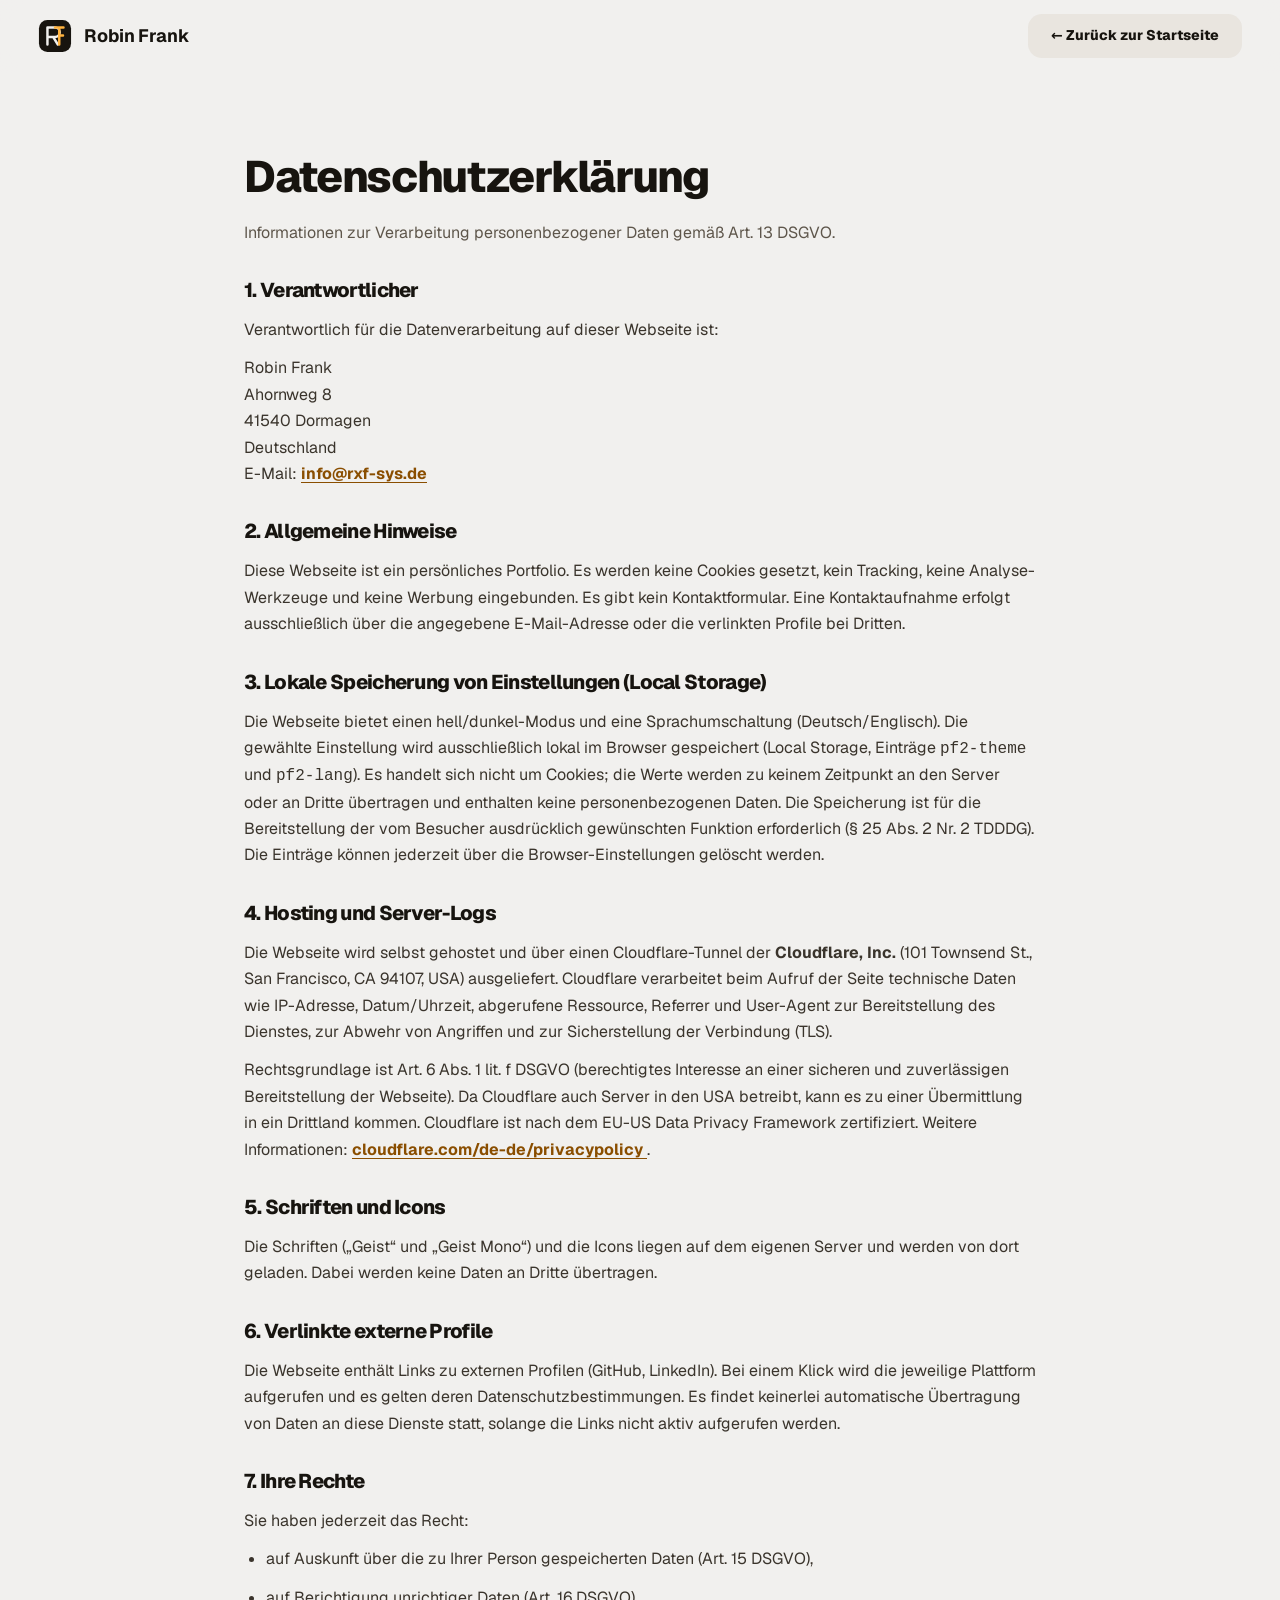
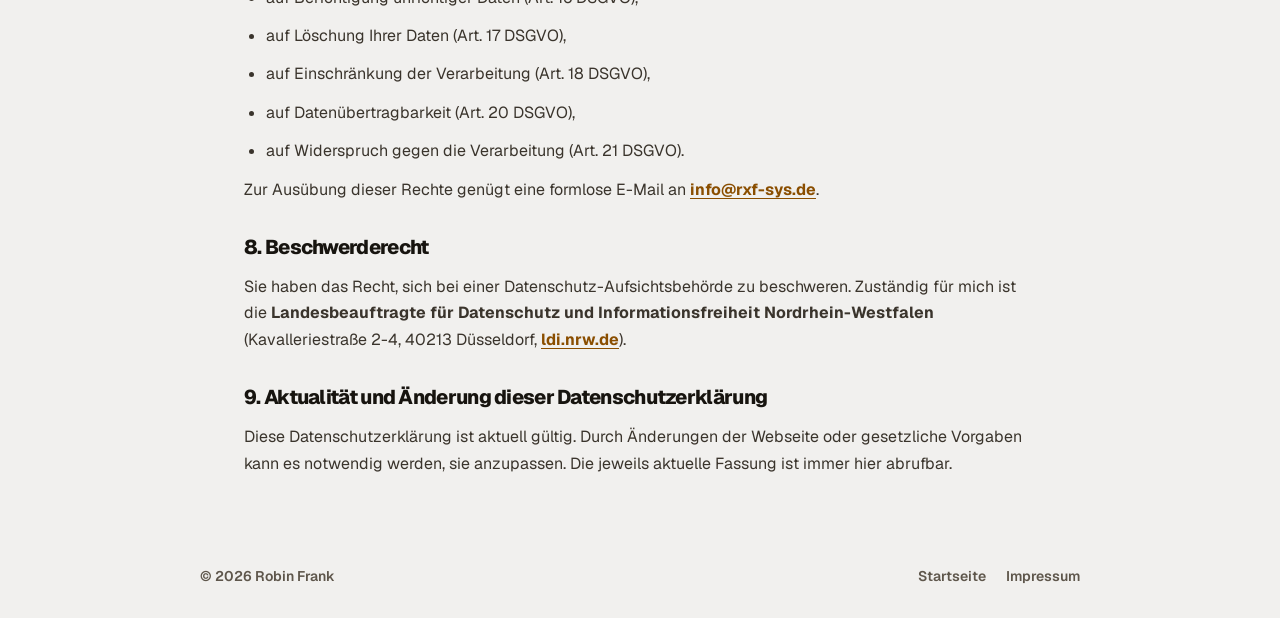
<file: datenschutz.html>
<!DOCTYPE html>
<html lang="de">
<head>
<meta charset="UTF-8" />
<meta name="viewport" content="width=device-width, initial-scale=1.0" />
<title>Datenschutzerkl&auml;rung | Robin Frank</title>
<meta name="description" content="Datenschutzerklärung der Webseite von Robin Frank." />
<meta name="robots" content="noindex, follow" />
<meta name="referrer" content="strict-origin-when-cross-origin" />
<meta http-equiv="X-Content-Type-Options" content="nosniff" />
<meta name="theme-color" content="#F1F0EE" media="(prefers-color-scheme: light)" />
<meta name="theme-color" content="#100E0B" media="(prefers-color-scheme: dark)" />

<link rel="icon" href="/assets/images/favicon.ico?v=2026-06-12" sizes="any" />
<link rel="icon" type="image/svg+xml" href="/assets/images/favicon.svg?v=2026-06-12" />

<!-- Theme vor dem ersten Paint setzen (kein Flash); Hash dieses Scripts steht
     in der CSP im infrastructure/Caddyfile — bei Änderungen dort nachziehen. -->
<script>(function(){try{var t=localStorage.getItem('pf2-theme');if(t!=='dark'&&t!=='light')t=window.matchMedia('(prefers-color-scheme: dark)').matches?'dark':'light';document.documentElement.setAttribute('data-theme',t)}catch(e){}})()</script>

<link rel="stylesheet" href="/index.css?v=2026-11-25-2" />
</head>
<body>

<a class="skip-link" href="#main">Zum Inhalt springen</a>

<header class="topbar">
  <a href="/" class="brand" aria-label="Robin Frank, zur Startseite"><svg class="brand-mark" viewBox="0 0 36 36" aria-hidden="true" focusable="false"><rect class="bm-plate" x="1" y="1" width="34" height="34" rx="9"/><path class="bm-glyph" d="M10 27V9H18A5 5 0 0 1 18 19H10M16 19L21 27"/><path class="bm-glyph bm-acc" d="M18 9H27M22.5 9V27M22.5 17.5H26.5"/></svg><span class="brand-text">Robin Frank</span></a>
  <a href="/" class="btn btn-soft btn-nav">&larr; Zur&uuml;ck zur Startseite</a>
</header>

<main id="main" class="container legal-page" tabindex="-1">

  <div class="tile legal-tile">
    <h1>Datenschutzerkl&auml;rung</h1>
    <p class="legal-lede">Informationen zur Verarbeitung personenbezogener Daten gem&auml;&szlig; Art. 13 DSGVO.</p>

    <section>
      <h2>1. Verantwortlicher</h2>
      <p>
        Verantwortlich f&uuml;r die Datenverarbeitung auf dieser Webseite ist:
      </p>
      <p>
        Robin Frank<br />
        Ahornweg 8<br />
        41540 Dormagen<br />
        Deutschland<br />
        E-Mail: <a href="mailto:info@rxf-sys.de">info@rxf-sys.de</a>
      </p>
    </section>

    <section>
      <h2>2. Allgemeine Hinweise</h2>
      <p>
        Diese Webseite ist ein pers&ouml;nliches Portfolio. Es werden keine Cookies gesetzt, kein
        Tracking, keine Analyse-Werkzeuge und keine Werbung eingebunden. Es gibt kein
        Kontaktformular. Eine Kontaktaufnahme erfolgt ausschlie&szlig;lich &uuml;ber die
        angegebene E-Mail-Adresse oder die verlinkten Profile bei Dritten.
      </p>
    </section>

    <section>
      <h2>3. Lokale Speicherung von Einstellungen (Local Storage)</h2>
      <p>
        Die Webseite bietet einen hell/dunkel-Modus und eine Sprachumschaltung (Deutsch/Englisch).
        Die gew&auml;hlte Einstellung wird ausschlie&szlig;lich lokal im Browser gespeichert
        (Local Storage, Eintr&auml;ge <code>pf2-theme</code> und <code>pf2-lang</code>). Es
        handelt sich nicht um Cookies; die Werte werden zu keinem Zeitpunkt an den Server oder an
        Dritte &uuml;bertragen und enthalten keine personenbezogenen Daten. Die Speicherung ist
        f&uuml;r die Bereitstellung der vom Besucher ausdr&uuml;cklich gew&uuml;nschten Funktion
        erforderlich (&sect; 25 Abs. 2 Nr. 2 TDDDG). Die Eintr&auml;ge k&ouml;nnen jederzeit
        &uuml;ber die Browser-Einstellungen gel&ouml;scht werden.
      </p>
    </section>

    <section>
      <h2>4. Hosting und Server-Logs</h2>
      <p>
        Die Webseite wird selbst gehostet und &uuml;ber einen Cloudflare-Tunnel der
        <strong>Cloudflare, Inc.</strong> (101 Townsend St., San Francisco, CA 94107, USA)
        ausgeliefert. Cloudflare verarbeitet beim Aufruf der Seite technische Daten wie
        IP-Adresse, Datum/Uhrzeit, abgerufene Ressource, Referrer und User-Agent zur
        Bereitstellung des Dienstes, zur Abwehr von Angriffen und zur Sicherstellung der
        Verbindung (TLS).
      </p>
      <p>
        Rechtsgrundlage ist Art. 6 Abs. 1 lit. f DSGVO (berechtigtes Interesse an einer sicheren
        und zuverl&auml;ssigen Bereitstellung der Webseite). Da Cloudflare auch Server in den USA
        betreibt, kann es zu einer &Uuml;bermittlung in ein Drittland kommen. Cloudflare ist nach
        dem EU-US Data Privacy Framework zertifiziert.
        Weitere Informationen:
        <a href="https://www.cloudflare.com/de-de/privacypolicy/" target="_blank" rel="noopener noreferrer">
          cloudflare.com/de-de/privacypolicy
        </a>.
      </p>
    </section>

    <section>
      <h2>5. Schriften und Icons</h2>
      <p>
        Die Schriften (&bdquo;Geist&ldquo; und &bdquo;Geist Mono&ldquo;) und die Icons liegen auf dem eigenen Server und werden von dort geladen.
        Dabei werden keine Daten an Dritte &uuml;bertragen.
      </p>
    </section>

    <section>
      <h2>6. Verlinkte externe Profile</h2>
      <p>
        Die Webseite enth&auml;lt Links zu externen Profilen (GitHub, LinkedIn). Bei einem
        Klick wird die jeweilige Plattform aufgerufen und es gelten deren
        Datenschutzbestimmungen. Es findet keinerlei automatische &Uuml;bertragung von Daten an
        diese Dienste statt, solange die Links nicht aktiv aufgerufen werden.
      </p>
    </section>

    <section>
      <h2>7. Ihre Rechte</h2>
      <p>Sie haben jederzeit das Recht:</p>
      <ul>
        <li>auf Auskunft &uuml;ber die zu Ihrer Person gespeicherten Daten (Art. 15 DSGVO),</li>
        <li>auf Berichtigung unrichtiger Daten (Art. 16 DSGVO),</li>
        <li>auf L&ouml;schung Ihrer Daten (Art. 17 DSGVO),</li>
        <li>auf Einschr&auml;nkung der Verarbeitung (Art. 18 DSGVO),</li>
        <li>auf Daten&uuml;bertragbarkeit (Art. 20 DSGVO),</li>
        <li>auf Widerspruch gegen die Verarbeitung (Art. 21 DSGVO).</li>
      </ul>
      <p>
        Zur Aus&uuml;bung dieser Rechte gen&uuml;gt eine formlose E-Mail an
        <a href="mailto:info@rxf-sys.de">info@rxf-sys.de</a>.
      </p>
    </section>

    <section>
      <h2>8. Beschwerderecht</h2>
      <p>
        Sie haben das Recht, sich bei einer Datenschutz-Aufsichtsbeh&ouml;rde zu beschweren.
        Zust&auml;ndig f&uuml;r mich ist die <strong>Landesbeauftragte f&uuml;r Datenschutz und
        Informationsfreiheit Nordrhein-Westfalen</strong> (Kavalleriestra&szlig;e 2-4,
        40213 D&uuml;sseldorf,
        <a href="https://www.ldi.nrw.de/" target="_blank" rel="noopener noreferrer">ldi.nrw.de</a>).
      </p>
    </section>

    <section>
      <h2>9. Aktualit&auml;t und &Auml;nderung dieser Datenschutzerkl&auml;rung</h2>
      <p>
        Diese Datenschutzerkl&auml;rung ist aktuell g&uuml;ltig. Durch &Auml;nderungen der
        Webseite oder gesetzliche Vorgaben kann es notwendig werden, sie anzupassen. Die jeweils
        aktuelle Fassung ist immer hier abrufbar.
      </p>
    </section>
  </div>

  <footer>
    <div class="footer-row">
      <span>&copy; 2026 Robin Frank</span>
      <div class="footer-links">
        <a href="/">Startseite</a>
        <a href="/impressum.html">Impressum</a>
      </div>
    </div>
  </footer>

</main>

</body>
</html>
</file>
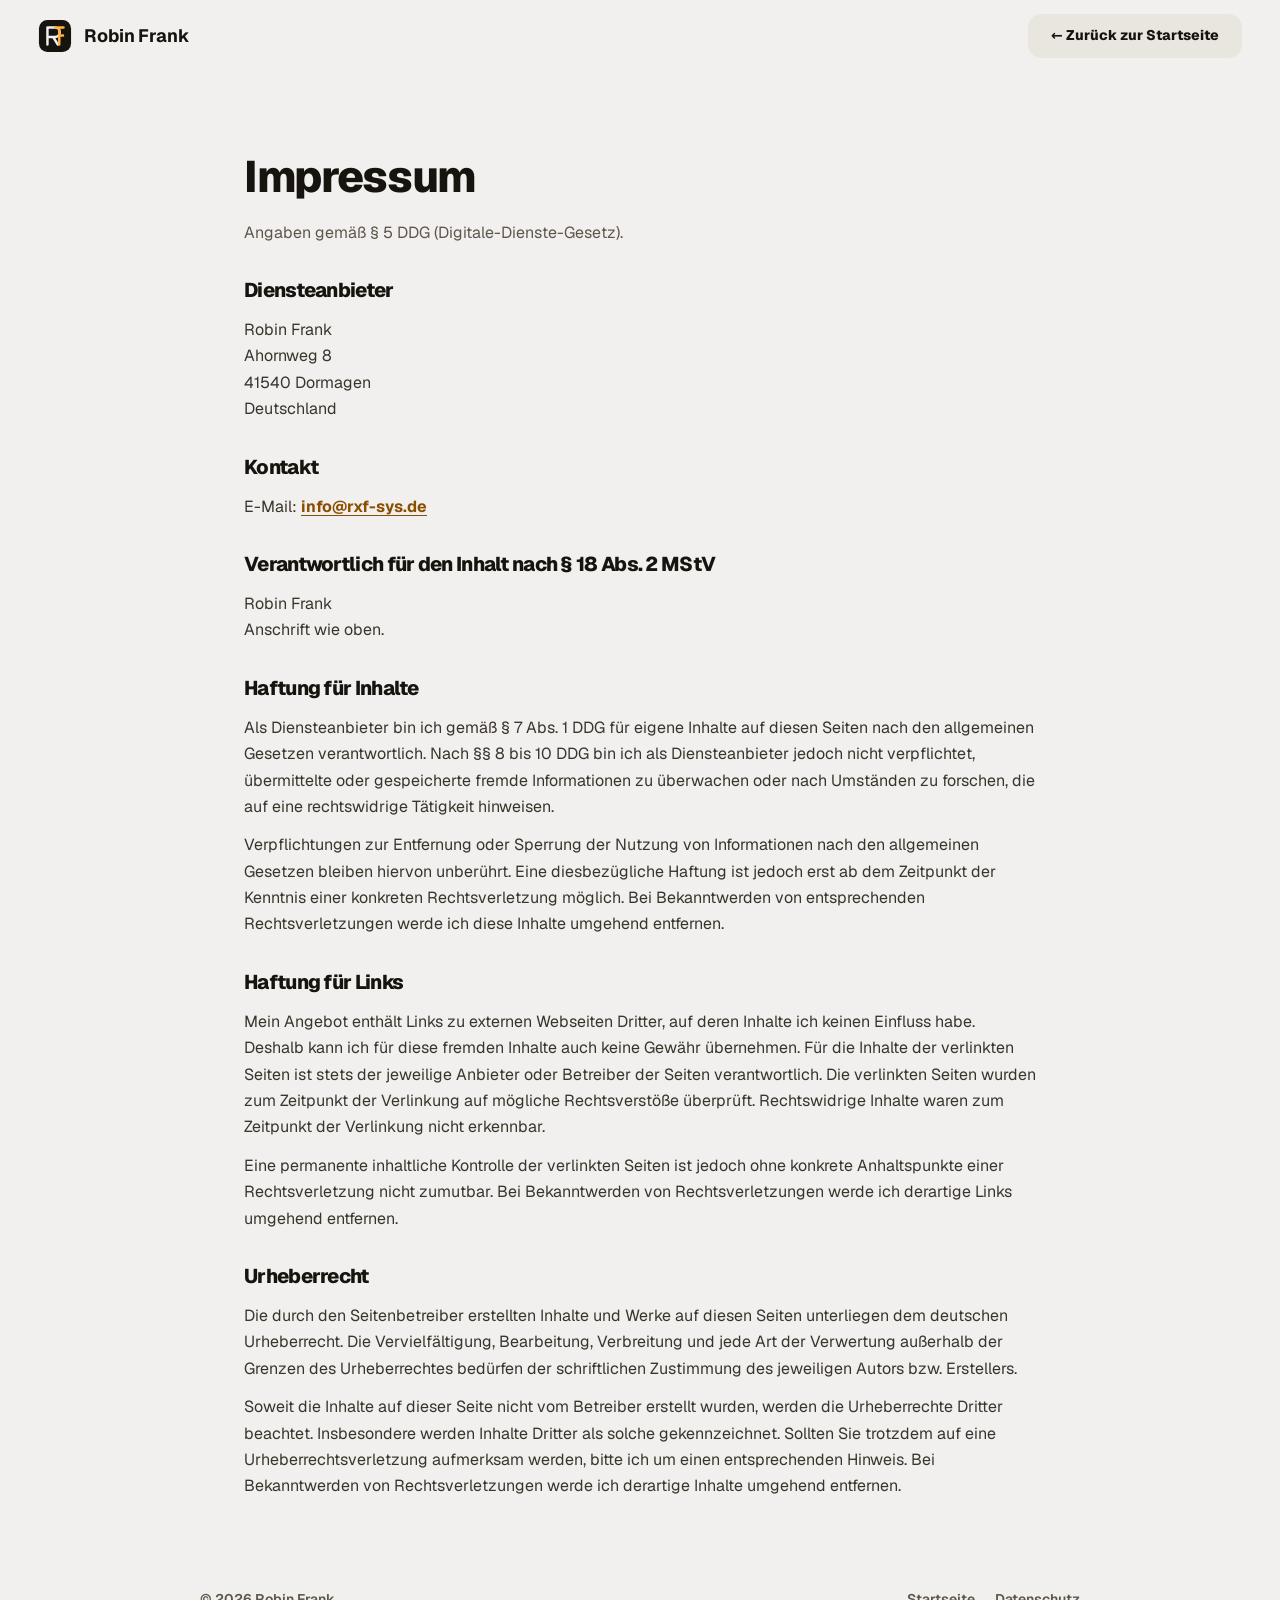
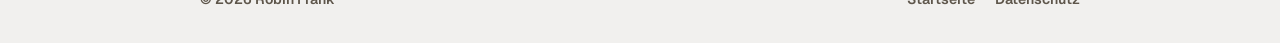
<file: impressum.html>
<!DOCTYPE html>
<html lang="de">
<head>
<meta charset="UTF-8" />
<meta name="viewport" content="width=device-width, initial-scale=1.0" />
<title>Impressum | Robin Frank</title>
<meta name="description" content="Impressum von Robin Frank, Junior IT-Systemadministrator." />
<meta name="robots" content="noindex, follow" />
<meta name="referrer" content="strict-origin-when-cross-origin" />
<meta http-equiv="X-Content-Type-Options" content="nosniff" />
<meta name="theme-color" content="#F1F0EE" media="(prefers-color-scheme: light)" />
<meta name="theme-color" content="#100E0B" media="(prefers-color-scheme: dark)" />

<link rel="icon" href="/assets/images/favicon.ico?v=2026-06-12" sizes="any" />
<link rel="icon" type="image/svg+xml" href="/assets/images/favicon.svg?v=2026-06-12" />

<!-- Theme vor dem ersten Paint setzen (kein Flash); Hash dieses Scripts steht
     in der CSP im infrastructure/Caddyfile — bei Änderungen dort nachziehen. -->
<script>(function(){try{var t=localStorage.getItem('pf2-theme');if(t!=='dark'&&t!=='light')t=window.matchMedia('(prefers-color-scheme: dark)').matches?'dark':'light';document.documentElement.setAttribute('data-theme',t)}catch(e){}})()</script>

<link rel="stylesheet" href="/index.css?v=2026-11-25-2" />
</head>
<body>

<a class="skip-link" href="#main">Zum Inhalt springen</a>

<header class="topbar">
  <a href="/" class="brand" aria-label="Robin Frank, zur Startseite"><svg class="brand-mark" viewBox="0 0 36 36" aria-hidden="true" focusable="false"><rect class="bm-plate" x="1" y="1" width="34" height="34" rx="9"/><path class="bm-glyph" d="M10 27V9H18A5 5 0 0 1 18 19H10M16 19L21 27"/><path class="bm-glyph bm-acc" d="M18 9H27M22.5 9V27M22.5 17.5H26.5"/></svg><span class="brand-text">Robin Frank</span></a>
  <a href="/" class="btn btn-soft btn-nav">&larr; Zur&uuml;ck zur Startseite</a>
</header>

<main id="main" class="container legal-page" tabindex="-1">

  <div class="tile legal-tile">
    <h1>Impressum</h1>
    <p class="legal-lede">Angaben gem&auml;&szlig; &sect; 5 DDG (Digitale-Dienste-Gesetz).</p>

    <section>
      <h2>Diensteanbieter</h2>
      <p>
        Robin Frank<br />
        Ahornweg 8<br />
        41540 Dormagen<br />
        Deutschland
      </p>
    </section>

    <section>
      <h2>Kontakt</h2>
      <p>
        E-Mail: <a href="mailto:info@rxf-sys.de">info@rxf-sys.de</a>
      </p>
    </section>

    <section>
      <h2>Verantwortlich f&uuml;r den Inhalt nach &sect; 18 Abs. 2 MStV</h2>
      <p>
        Robin Frank<br />
        Anschrift wie oben.
      </p>
    </section>

    <section>
      <h2>Haftung f&uuml;r Inhalte</h2>
      <p>
        Als Diensteanbieter bin ich gem&auml;&szlig; &sect; 7 Abs. 1 DDG f&uuml;r eigene Inhalte auf
        diesen Seiten nach den allgemeinen Gesetzen verantwortlich. Nach &sect;&sect; 8 bis 10 DDG
        bin ich als Diensteanbieter jedoch nicht verpflichtet, &uuml;bermittelte oder gespeicherte
        fremde Informationen zu &uuml;berwachen oder nach Umst&auml;nden zu forschen, die auf eine
        rechtswidrige T&auml;tigkeit hinweisen.
      </p>
      <p>
        Verpflichtungen zur Entfernung oder Sperrung der Nutzung von Informationen nach den
        allgemeinen Gesetzen bleiben hiervon unber&uuml;hrt. Eine diesbez&uuml;gliche Haftung ist
        jedoch erst ab dem Zeitpunkt der Kenntnis einer konkreten Rechtsverletzung m&ouml;glich.
        Bei Bekanntwerden von entsprechenden Rechtsverletzungen werde ich diese Inhalte umgehend
        entfernen.
      </p>
    </section>

    <section>
      <h2>Haftung f&uuml;r Links</h2>
      <p>
        Mein Angebot enth&auml;lt Links zu externen Webseiten Dritter, auf deren Inhalte ich keinen
        Einfluss habe. Deshalb kann ich f&uuml;r diese fremden Inhalte auch keine Gew&auml;hr
        &uuml;bernehmen. F&uuml;r die Inhalte der verlinkten Seiten ist stets der jeweilige
        Anbieter oder Betreiber der Seiten verantwortlich. Die verlinkten Seiten wurden zum
        Zeitpunkt der Verlinkung auf m&ouml;gliche Rechtsverst&ouml;&szlig;e &uuml;berpr&uuml;ft.
        Rechtswidrige Inhalte waren zum Zeitpunkt der Verlinkung nicht erkennbar.
      </p>
      <p>
        Eine permanente inhaltliche Kontrolle der verlinkten Seiten ist jedoch ohne konkrete
        Anhaltspunkte einer Rechtsverletzung nicht zumutbar. Bei Bekanntwerden von
        Rechtsverletzungen werde ich derartige Links umgehend entfernen.
      </p>
    </section>

    <section>
      <h2>Urheberrecht</h2>
      <p>
        Die durch den Seitenbetreiber erstellten Inhalte und Werke auf diesen Seiten unterliegen
        dem deutschen Urheberrecht. Die Vervielf&auml;ltigung, Bearbeitung, Verbreitung und jede
        Art der Verwertung au&szlig;erhalb der Grenzen des Urheberrechtes bed&uuml;rfen der
        schriftlichen Zustimmung des jeweiligen Autors bzw. Erstellers.
      </p>
      <p>
        Soweit die Inhalte auf dieser Seite nicht vom Betreiber erstellt wurden, werden die
        Urheberrechte Dritter beachtet. Insbesondere werden Inhalte Dritter als solche
        gekennzeichnet. Sollten Sie trotzdem auf eine Urheberrechtsverletzung aufmerksam werden,
        bitte ich um einen entsprechenden Hinweis. Bei Bekanntwerden von Rechtsverletzungen werde
        ich derartige Inhalte umgehend entfernen.
      </p>
    </section>
  </div>

  <footer>
    <div class="footer-row">
      <span>&copy; 2026 Robin Frank</span>
      <div class="footer-links">
        <a href="/">Startseite</a>
        <a href="/datenschutz.html">Datenschutz</a>
      </div>
    </div>
  </footer>

</main>

</body>
</html>
</file>
<file: index.css>
/* ============================================================
   Portfolio v4 core: layout, topbar, sections, about, certificates,
   contact composer, footer, modal. Shared by every variant; each
   variant redefines the tokens and adds its own section components.
   ============================================================ */

:root {
  /* Structural tokens only. Colours, radii and fonts are defined by the
     active variant (Variant C · Leitstand, further down). */
  --ease: cubic-bezier(0.22, 1, 0.36, 1);
  --ease-io: cubic-bezier(0.65, 0, 0.35, 1);

  --gut: clamp(18px, 4vw, 56px);
  --topbar-h: 72px;
}

* { box-sizing: border-box; }
html { scroll-behavior: smooth; }
/* Lenis drives scrolling itself — native smooth scrolling would fight it */
html.lenis, html.lenis body { height: auto; }
.lenis.lenis-smooth { scroll-behavior: auto !important; }
.lenis.lenis-stopped { overflow: hidden; }

body {
  margin: 0;
  background: var(--bg);
  color: var(--body);
  font-family: var(--sans);
  font-size: 16px;
  line-height: 1.65;
  -webkit-font-smoothing: antialiased;
  transition: background 0.35s ease, color 0.35s ease;
  overflow-x: clip;
}

img { max-width: 100%; display: block; }
a { color: inherit; text-decoration: none; }
h1, h2, h3 {
  font-family: var(--head); color: var(--ink); margin: 0;
  font-stretch: 112%; text-wrap: balance;
}
p { text-wrap: pretty; }
.mono { font-family: var(--mono); }
.dim { color: var(--muted); }
::selection { background: var(--accent); color: var(--on-accent); }

.sr-only {
  position: absolute; width: 1px; height: 1px; padding: 0; margin: -1px;
  overflow: hidden; clip: rect(0, 0, 0, 0); white-space: nowrap; border: 0;
}

.container { max-width: 1320px; margin: 0 auto; padding: 0 var(--gut); position: relative; }

/* Anchor jumps must not land under the sticky header */
section[id] { scroll-margin-top: var(--topbar-h); }

.skip-link {
  position: absolute; left: -9999px; top: 0; z-index: 400;
  background: var(--accent); color: var(--on-accent); font-weight: 700;
  padding: 10px 18px; border-radius: 0 0 12px 0;
}
.skip-link:focus { left: 0; }

.scroll-progress {
  position: fixed; top: 0; left: 0; z-index: 150;
  height: 2px; width: 0; background: var(--accent);
  box-shadow: 0 0 12px var(--accent);
}

/* ============ Boot sequence ============
   Visible only while <html> carries .is-booting (set by boot.js).
   A CSS failsafe hides it after 6 s should index.js never run. */
.boot { display: none; }
html.is-booting .boot {
  display: flex; position: fixed; inset: 0; z-index: 500;
  background: #070A09; color: #C3C9BF;
  align-items: flex-end; justify-content: flex-start;
  padding: clamp(20px, 5vw, 64px);
  animation: boot-failsafe 0.01s linear 6s forwards;
}
html.is-booting .boot.is-leaving {
  clip-path: inset(0 0 100% 0);
  transition: clip-path 0.7s var(--ease-io);
}
.boot-screen { width: min(720px, 100%); }
.boot-log {
  margin: 0; font-family: var(--mono); font-size: clamp(13px, 1.4vw, 15px);
  line-height: 1.75; white-space: pre-wrap; min-height: 15em;
}
.boot-log .ok { color: var(--accent); }
.boot-log .hi { color: #ECEEE6; }
.boot-log .cursor {
  display: inline-block; width: 0.6em; height: 1.1em; vertical-align: -0.18em;
  background: var(--accent); animation: blink 1s steps(1) infinite;
}
.boot-hint { display: block; margin-top: 24px; font-family: var(--mono); font-size: 13px; color: #868F84; }
@keyframes boot-failsafe { to { visibility: hidden; opacity: 0; pointer-events: none; } }
@keyframes blink { 50% { opacity: 0; } }

/* ============ Topbar — same classes/order as www.rxf-sys.de ============ */
.topbar {
  position: sticky; top: 0; z-index: 100;
  display: flex; align-items: center; gap: 10px;
  padding: 14px clamp(16px, 3vw, 48px);
  background: color-mix(in srgb, var(--bg) 88%, transparent);
  backdrop-filter: saturate(160%) blur(12px);
  -webkit-backdrop-filter: saturate(160%) blur(12px);
  border-bottom: 1px solid transparent;
  transition: border-color 0.25s ease, background 0.35s ease;
}
.topbar.scrolled { border-bottom-color: var(--line); }

.brand {
  display: inline-flex; align-items: center; gap: 10px;
  font-family: var(--mono); font-weight: 700; font-size: 16px;
  color: var(--ink); margin-right: auto;
}
.brand-text { white-space: nowrap; }
@keyframes led-pulse {
  0% { box-shadow: 0 0 0 0 color-mix(in srgb, var(--accent) 70%, transparent); }
  70%, 100% { box-shadow: 0 0 0 8px transparent; }
}

.topbar-nav {
  display: flex; gap: 2px; padding: 4px;
  background: var(--card); border: 1px solid var(--line); border-radius: 999px;
}
.topbar-nav a:not(.nav-cta) {
  display: flex; align-items: center; gap: 10px;
  font-size: 14px; font-weight: 700; color: var(--muted);
  padding: 8px 16px; border-radius: 999px; white-space: nowrap;
  transition: color 0.2s ease, background 0.2s ease;
}
.topbar-nav a:not(.nav-cta):hover { color: var(--ink); }
.topbar-nav a.active { color: var(--on-accent); background: var(--accent); }

/* Section number and contact button appear in the mobile menu only */
.topbar-nav .nav-num { display: none; }
.topbar-nav .nav-cta { display: none; }

.theme-toggle,
.lang-toggle,
.nav-toggle {
  display: flex; align-items: center; justify-content: center; gap: 6px;
  height: 44px; min-width: 44px; padding: 0 14px;
  background: var(--card); color: var(--muted);
  border: 1px solid var(--line); border-radius: 999px;
  font-family: var(--mono); font-size: 13.5px; font-weight: 700; cursor: pointer;
  flex-shrink: 0;
  transition: color 0.2s ease, border-color 0.2s ease, transform 0.2s var(--ease);
}
.theme-toggle { padding: 0; font-size: 14px; }
.theme-toggle:hover,
.lang-toggle:hover,
.nav-toggle:hover { color: var(--ink); border-color: var(--line-strong); transform: translateY(-1px); }

.topbar-cta {
  display: inline-flex; align-items: center; gap: 8px;
  height: 44px; padding: 0 22px; border-radius: 999px;
  background: var(--ink); color: var(--bg);
  font-size: 14px; font-weight: 800; white-space: nowrap;
  transition: transform 0.25s var(--ease), background 0.25s ease, color 0.25s ease;
}
.topbar-cta:hover { transform: translateY(-1px); background: var(--accent); color: var(--on-accent); }

.nav-toggle { display: none; padding: 0; }
.nav-toggle-bars { position: relative; width: 17px; height: 12px; display: block; }
.nav-toggle-bars span {
  position: absolute; left: 0; right: 0; height: 2px;
  border-radius: 2px; background: currentColor;
  transition: transform 0.3s var(--ease), opacity 0.2s ease;
}
.nav-toggle-bars span:first-child { top: 1px; }
.nav-toggle-bars span:last-child { bottom: 1px; }
.topbar.nav-open .nav-toggle { color: var(--ink); }
.topbar.nav-open .nav-toggle-bars span:first-child { transform: translateY(4px) rotate(45deg); }
.topbar.nav-open .nav-toggle-bars span:last-child { transform: translateY(-4px) rotate(-45deg); }

/* ============ Buttons ============ */
.btn {
  display: inline-flex; align-items: center; justify-content: center; gap: 10px;
  min-height: 52px; padding: 0 28px;
  font-family: var(--sans); font-size: 16px; font-weight: 800;
  border-radius: 999px; border: 1px solid transparent; cursor: pointer;
  transition: transform 0.25s var(--ease), background 0.25s ease, color 0.25s ease, border-color 0.25s ease;
  will-change: transform;
}
.btn-primary { background: var(--accent); color: var(--on-accent); }
.btn-primary i { transition: transform 0.25s var(--ease); }
.btn-ghost { background: transparent; color: var(--ink); border-color: var(--line-strong); }
.btn-soft { background: var(--tile-soft); color: var(--ink); }
.btn-nav { min-height: 44px; padding: 0 22px; font-size: 14px; }
@media (hover: hover) and (pointer: fine) {
  .btn-primary:hover i { transform: translateX(3px); }
  .btn-ghost:hover { border-color: var(--ink); }
  .btn-soft:hover { background: var(--blue-tile); }
}
.btn:active { transform: translateY(1px) scale(0.985); }


main { position: relative; display: block; }
main:focus { outline: none; }

/* ============ Hero ============ */
.hero {
  position: relative; overflow: hidden;
  min-height: calc(100svh - var(--topbar-h));
  display: flex; flex-direction: column; justify-content: center;
  padding: clamp(32px, 6vh, 72px) 0 0;
}
.hero-grid { position: absolute; inset: 0; width: 100%; height: 100%; z-index: 0; }
.hero::after {
  /* soft fade so the grid never competes with the copy at the bottom */
  content: ""; position: absolute; inset: auto 0 0; height: 30%; z-index: 0; pointer-events: none;
  background: linear-gradient(to bottom, transparent, var(--bg));
}
.hero-inner {
  z-index: 1; width: 100%;
  display: grid; grid-template-columns: minmax(0, 7fr) minmax(0, 5fr);
  gap: clamp(24px, 4vw, 64px); align-items: center;
}
.hero-status {
  display: inline-flex; align-items: center; gap: 10px; flex-wrap: wrap;
  margin: 0 0 28px; padding: 8px 16px 8px 12px;
  border: 1px solid var(--line); border-radius: 999px; background: color-mix(in srgb, var(--card) 70%, transparent);
  font-size: 14px; font-weight: 700; color: var(--ink);
}
.hero-status .mono { font-weight: 500; color: var(--muted); font-size: 13px; }
.hero-status-sep { color: var(--faint); }
.led {
  width: 8px; height: 8px; border-radius: 50%; background: var(--accent-ink);
  animation: led-pulse 2.2s ease-out infinite;
}
html[data-theme="dark"] .led { background: var(--accent); }
.hero-title {
  font-size: clamp(40px, 4.8vw, 80px); font-weight: 800; line-height: 0.98;
  letter-spacing: -0.035em; font-stretch: 118%;
}
.hl { color: var(--accent-ink); }
.hero-lede {
  font-size: clamp(17px, 1.35vw, 20px); color: var(--body);
  max-width: 54ch; margin: 24px 0 32px;
}
.hero-cta { display: flex; gap: 12px; flex-wrap: wrap; }

.hero-portrait { margin: 0; justify-self: end; width: min(100%, 400px); }
.portrait-frame {
  position: relative; aspect-ratio: 1 / 1; overflow: hidden;
  border-radius: var(--r); background: var(--card-2);
  border: 1px solid var(--line);
}
.portrait-frame img { width: 100%; height: 100%; object-fit: cover; object-position: 50% 20%; transform: scale(1.04); }
.portrait-scan {
  position: absolute; inset: 0; pointer-events: none;
  background: repeating-linear-gradient(to bottom, transparent 0 3px, rgba(11, 15, 14, 0.07) 3px 4px);
  mix-blend-mode: multiply;
}
.corner { position: absolute; width: 22px; height: 22px; border: 2px solid var(--accent); pointer-events: none; }
.corner-tl { top: 14px; left: 14px; border-right: 0; border-bottom: 0; }
.corner-br { bottom: 14px; right: 14px; border-left: 0; border-top: 0; }
.portrait-meta {
  display: flex; justify-content: flex-end; gap: 12px;
  margin-top: 12px; font-size: 13px; color: var(--ink);
}


/* Hero intro: hidden only while JS is about to play it. Failsafe shows
   everything after 5 s even if index.js never runs. */
html.js:not(.hero-in) .hero [data-intro] { opacity: 0; animation: intro-failsafe 0.01s linear 5s forwards; }
html.hero-in .hero [data-intro] {
  opacity: 1;
  transition: opacity 0.9s var(--ease), transform 0.9s var(--ease), clip-path 1.1s var(--ease-io);
  transition-delay: calc(var(--i, 0) * 110ms);
}
html.js:not(.hero-in) .hero .hero-portrait { clip-path: inset(0 0 100% 0); }
html.hero-in .hero .hero-portrait { clip-path: inset(0 0 0 0); }
html.js:not(.hero-in) .hero .hero-facts,
html.js:not(.hero-in) .hero .hero-cta,
html.js:not(.hero-in) .hero .hero-lede { transform: translateY(24px); }
@keyframes intro-failsafe { to { opacity: 1; transform: none; clip-path: none; } }

/* SplitText line masks (hero title) */
.split-line { overflow: hidden; padding-bottom: 0.06em; margin-bottom: -0.06em; }

/* ============ Sections ============ */
.section { position: relative; padding: clamp(96px, 14vh, 168px) 0; }
.section-band { background: var(--bg-2); }

.section-head {
  position: relative; display: flex; align-items: baseline; gap: 18px; flex-wrap: wrap;
  margin-bottom: clamp(36px, 6vh, 64px);
}
.section-head .num {
  font-family: var(--mono); font-size: 15px; font-weight: 700; color: var(--accent-ink);
  padding: 4px 10px; border: 1px solid currentColor; border-radius: 999px;
  transform: translateY(-0.6em);
}
.section-head h2 {
  font-size: clamp(40px, 6vw, 96px); font-weight: 800; line-height: 0.95;
  letter-spacing: -0.035em; font-stretch: 120%;
}
.section-head .kicker { flex-basis: 100%; margin: -4px 0 0; font-family: var(--mono); font-size: 14px; color: var(--muted); }
.section-intro { max-width: 62ch; margin: calc(clamp(36px, 6vh, 64px) * -0.5) 0 clamp(28px, 5vh, 48px); font-size: 18px; line-height: 1.7; color: var(--body); }

/* Port: where the cable plugs into each section */
.port {
  position: absolute; left: calc(var(--gut) * -0.5); top: 50%;
  width: 14px; height: 14px; margin: -7px 0 0 -7px; border-radius: 50%;
  background: var(--bg); border: 2px solid var(--line-strong);
  transition: border-color 0.4s ease, background 0.4s ease, box-shadow 0.4s ease;
  z-index: 2;
}
.port::after {
  content: ""; position: absolute; left: 12px; top: 50%; height: 2px; margin-top: -1px;
  width: calc(var(--gut) * 0.5 - 14px); background: var(--line);
  transform-origin: left; transition: background 0.4s ease;
}
.port.is-live { border-color: var(--accent); background: var(--accent); box-shadow: 0 0 0 5px var(--accent-soft), 0 0 18px var(--accent); }
.port.is-live::after { background: var(--accent); }
.section-band .port { background: var(--bg-2); }
.section-band .port.is-live { background: var(--accent); }

.section-lede { margin: -24px 0 40px; font-size: 14px; color: var(--muted); }

/* Generic reveal — only hidden while the motion layer is active */
html.motion .reveal { opacity: 0; transform: translateY(32px); transition: opacity 0.9s var(--ease), transform 0.9s var(--ease); }
html.motion .reveal.in { opacity: 1; transform: none; }
html.motion .reveal[data-stagger] > *,
html.motion .reveal [data-stagger] > * {
  opacity: 0; transform: translateY(18px);
  transition: opacity 0.7s var(--ease), transform 0.7s var(--ease);
  transition-delay: calc(var(--d, 0) * 80ms + 120ms);
}
html.motion .reveal.in[data-stagger] > *,
html.motion .reveal.in [data-stagger] > * { opacity: 1; transform: none; }

/* ============ 01 About ============ */
.statement { margin: 0 0 clamp(56px, 9vh, 112px); }
.statement-text {
  margin: 0; font-family: var(--head); font-stretch: 112%;
  font-size: clamp(30px, 4.4vw, 68px); font-weight: 700; line-height: 1.08;
  letter-spacing: -0.025em; color: var(--ink); max-width: 21ch;
}
.statement cite { display: block; margin-top: 22px; font-style: normal; font-family: var(--mono); font-size: 14px; color: var(--muted); }
.word { display: inline-block; }

.about-grid { display: grid; grid-template-columns: minmax(0, 7fr) minmax(0, 5fr); gap: clamp(28px, 5vw, 80px); align-items: start; }
.about-text p { font-size: 18px; line-height: 1.75; max-width: 62ch; margin: 0 0 22px; }
.about-text p:first-child::first-line { color: var(--ink); font-weight: 700; }

.spec {
  border: 1px solid var(--line); border-radius: var(--r); background: var(--card);
  box-shadow: var(--shadow); overflow: hidden;
}
.spec-bar {
  display: flex; align-items: center; gap: 12px; padding: 12px 16px;
  border-bottom: 1px solid var(--line); font-size: 13px; color: var(--muted); background: var(--card-2);
}
.spec-dots { display: inline-flex; gap: 6px; }
.spec-dots span { width: 9px; height: 9px; border-radius: 50%; background: var(--line-strong); }
.spec-dots span:first-child { background: var(--accent); }
.spec-list { margin: 0; padding: 10px 0; font-family: var(--mono); font-size: 14px; }
.spec-row { display: grid; grid-template-columns: 11ch 1fr; gap: 12px; padding: 10px 20px; }
.spec-row + .spec-row { border-top: 1px dashed var(--line); }
.spec-row dt { color: var(--muted); }
.spec-row dt::after { content: ":"; }
.spec-row dd { margin: 0; color: var(--ink); font-weight: 500; }


/* ============ 04 Certificates ============ */
.certs { display: grid; grid-template-columns: repeat(2, minmax(0, 1fr)); gap: 18px; }
.cert {
  position: relative; display: flex; gap: 18px; align-items: flex-start;
  padding: 26px; border-radius: var(--r); background: var(--card); border: 1px solid var(--line);
  overflow: hidden; transition: border-color 0.3s ease, transform 0.35s var(--ease);
}
/* Verification sweep: a scan line passes once when the card appears */
.cert::after {
  content: ""; position: absolute; left: 0; right: 0; top: 0; height: 40%;
  background: linear-gradient(to bottom, transparent, var(--accent-soft) 70%, color-mix(in srgb, var(--accent) 60%, transparent));
  transform: translateY(-110%); pointer-events: none; opacity: 0;
}
html.motion .certs.in .cert::after { animation: cert-scan 1.1s var(--ease-io) forwards; animation-delay: calc(var(--d, 0) * 120ms + 300ms); }
@keyframes cert-scan { 0% { opacity: 1; transform: translateY(-110%); } 85% { opacity: 1; } 100% { opacity: 0; transform: translateY(260%); } }
@media (hover: hover) and (pointer: fine) {
  .cert:hover { border-color: var(--line-strong); transform: translateY(-3px); }
}
.cert-icon {
  width: 48px; height: 48px; border-radius: 12px; flex-shrink: 0;
  background: var(--accent-soft); color: var(--accent-ink);
  display: grid; place-items: center; font-size: 18px;
}
.cert h3 { font-size: 19px; font-weight: 800; line-height: 1.3; letter-spacing: -0.01em; }
.cert-meta { display: flex; gap: 16px; flex-wrap: wrap; font-family: var(--mono); font-size: 13px; color: var(--muted); margin: 8px 0 10px; }
.cert-meta span { white-space: nowrap; }
.cert-meta i { margin-right: 6px; color: var(--accent-ink); }
.cert p { font-size: 15px; color: var(--body); margin: 0; }
.cert-view {
  margin-top: 16px; display: inline-flex; align-items: center; gap: 8px;
  font-family: var(--sans); font-size: 14px; font-weight: 700; color: var(--ink);
  background: transparent; border: 1px solid var(--line-strong); border-radius: 999px;
  min-height: 44px; padding: 0 18px; cursor: pointer;
  transition: border-color 0.2s ease, background 0.2s ease;
}
.cert-view:hover { border-color: var(--accent-ink); background: var(--accent-soft); }


/* ============ 06 Contact ============ */
.contact-grid { display: grid; grid-template-columns: minmax(0, 6fr) minmax(0, 6fr); gap: clamp(28px, 5vw, 72px); align-items: start; }
.contact-title {
  margin: 0; font-family: var(--head); font-stretch: 118%;
  font-size: clamp(36px, 4.6vw, 72px); font-weight: 800; line-height: 1; letter-spacing: -0.035em; color: var(--ink);
}
.contact-lede { font-size: 18px; color: var(--body); max-width: 52ch; margin: 24px 0 32px; }
.ci { margin: 36px 0 0; border-top: 1px solid var(--line); }
.ci-item { display: grid; grid-template-columns: 15ch 1fr; gap: 12px; padding: 14px 0; border-bottom: 1px solid var(--line); }
.ci-item dt { font-family: var(--mono); font-size: 13px; color: var(--muted); display: flex; align-items: center; }
.ci-item dt i { margin-right: 8px; color: var(--accent-ink); width: 16px; }
.ci-item dd { margin: 0; font-size: 16px; font-weight: 700; color: var(--ink); }
.ci-item dd a { border-bottom: 1px solid var(--line-strong); transition: border-color 0.2s ease, color 0.2s ease; }
.ci-item dd a:hover { color: var(--accent-ink); border-color: var(--accent-ink); }

/* Contact composer: builds a prefilled e-mail, sends nothing itself */
.cc {
  display: grid; gap: 18px; padding: clamp(20px, 3vw, 30px);
  border-radius: var(--r); background: var(--card); border: 1px solid var(--line); box-shadow: var(--shadow);
}
.cc-bar { display: flex; justify-content: space-between; align-items: center; font-family: var(--head); font-weight: 800; font-size: 22px; color: var(--ink); }
.cc-led { width: 10px; height: 10px; border-radius: 50%; background: var(--accent); box-shadow: 0 0 10px var(--accent); }
.cc-lede { margin: -6px 0 0; font-size: 15px; color: var(--muted); }
.cc-k { display: block; font-size: 11.5px; color: var(--muted); text-transform: uppercase; letter-spacing: 0.06em; margin-bottom: 8px; }
.cc-topics { border: 0; margin: 0; padding: 0; display: flex; flex-wrap: wrap; gap: 8px; }
.cc-topics legend { padding: 0; }
.cc-chip {
  position: relative; display: inline-flex; align-items: center; min-height: 42px; padding: 0 16px;
  border: 1px solid var(--line-strong); border-radius: 999px; cursor: pointer; font-weight: 700; color: var(--body);
  transition: background 0.2s ease, color 0.2s ease, border-color 0.2s ease;
}
.cc-chip input { position: absolute; opacity: 0; inset: 0; margin: 0; cursor: pointer; }
.cc-chip:has(input:checked) { background: var(--accent); border-color: var(--accent); color: var(--on-accent); }
.cc-chip:has(input:focus-visible) { outline: 2px solid var(--accent-ink); outline-offset: 3px; }
.cc-fields { display: grid; grid-template-columns: repeat(2, minmax(0, 1fr)); gap: 12px; }
.cc-field input {
  width: 100%; min-height: 46px; padding: 0 14px; border-radius: var(--r-sm);
  border: 1px solid var(--line-strong); background: var(--bg); color: var(--ink); font: inherit;
}
.cc-field input:focus-visible { outline: 2px solid var(--accent-ink); outline-offset: 1px; }
.cc-preview { margin: 0; padding: 14px 16px; border-radius: var(--r-sm); background: var(--tile-soft); }
.cc-preview .cc-k { margin-bottom: 4px; }
.cc-subject { font-weight: 700; color: var(--ink); overflow-wrap: anywhere; }
.cc-actions { display: flex; flex-wrap: wrap; gap: 10px; }
.cc-vcf { justify-self: start; font-size: 14px; font-weight: 700; color: var(--muted); border-bottom: 1px solid var(--line-strong); padding-bottom: 2px; }
.cc-vcf:hover { color: var(--accent-ink); border-color: currentColor; }
.cc-vcf i { margin-right: 6px; }

/* ============ Footer ============ */
.footer { border-top: 1px solid var(--line); padding: 32px 0; }
.footer-row { display: flex; align-items: center; gap: 18px 28px; flex-wrap: wrap; font-size: 14px; font-weight: 600; color: var(--muted); }
.footer-links { margin-left: auto; display: flex; gap: 20px; flex-wrap: wrap; }
.footer-links a { transition: color 0.2s ease; }
.footer-links a:hover { color: var(--ink); }

/* ============ Cert lightbox ============ */
.modal {
  position: fixed; inset: 0; z-index: 300;
  background: var(--scrim);
  display: none; align-items: center; justify-content: center; padding: 40px;
}
.modal.open { display: flex; }
.modal img { max-width: min(900px, 100%); max-height: 85vh; border-radius: 14px; }
.modal-close {
  position: absolute; top: 22px; right: 26px;
  width: 46px; height: 46px; border-radius: 50%; border: none; cursor: pointer;
  background: rgba(255, 255, 255, 0.12); color: #fff; font-size: 22px;
}


/* ============ Responsive ============ */
@media (max-width: 1180px) {
  .topbar-nav a:not(.nav-cta) { padding: 8px 12px; font-size: 13.5px; }
}
@media (max-width: 1080px) {
  .hero-inner { grid-template-columns: 1fr; }
  .hero-portrait { justify-self: start; width: min(100%, 300px); grid-row: 1; }
  .about-grid, .logs, .contact-grid { grid-template-columns: 1fr; }
}

/* ============ Mobile menu ============
   Below 900 px the navigation folds into a panel under the bar,
   with section numbers and the contact button. */
@media (max-width: 900px) {
  .nav-toggle { display: flex; }
  .topbar-cta { display: none; }

  /* The veil sits absolutely at top:100 % of the bar; closed it has
     height 0 and adds nothing to the scroll area. */
  .topbar.nav-open { background: var(--bg); }
  .topbar::after {
    content: '';
    position: absolute;
    top: 100%; left: 0; right: 0;
    height: 0;
    background: color-mix(in srgb, var(--ink-black) 55%, transparent);
    opacity: 0; visibility: hidden;
    transition: opacity 0.28s var(--ease), visibility 0.28s;
  }
  .topbar.nav-open::after { height: 100vh; opacity: 1; visibility: visible; }

  .topbar-nav {
    position: absolute;
    top: 100%; left: clamp(12px, 3vw, 48px); right: clamp(12px, 3vw, 48px);
    z-index: 1;
    flex-direction: column; gap: 2px;
    margin-top: 8px; padding: 10px;
    border-radius: var(--r);
    box-shadow: var(--shadow-hover);
    opacity: 0; visibility: hidden;
    transform: translateY(-10px) scale(0.985);
    transform-origin: top center;
    transition: opacity 0.26s var(--ease), transform 0.26s var(--ease), visibility 0.26s;
  }
  .topbar.nav-open .topbar-nav { opacity: 1; visibility: visible; transform: none; }

  .topbar-nav a:not(.nav-cta) { padding: 15px 18px; border-radius: var(--r-sm); font-size: 16px; color: var(--ink); }
  .topbar-nav a:not(.nav-cta):hover,
  .topbar-nav a.active { background: var(--tile-soft); color: var(--ink); }
  .topbar-nav a.active .nav-num { color: var(--accent-ink); }

  .topbar-nav .nav-num {
    display: block; font-family: var(--mono); font-size: 13px; font-weight: 700;
    color: var(--muted); min-width: 20px;
  }
  .topbar-nav .nav-cta { display: flex; justify-content: center; margin-top: 8px; width: 100%; }

  body.nav-locked { overflow: hidden; }
}

@media (max-width: 720px) {
  :root { --topbar-h: 66px; }
  .section-head .num { transform: none; }
  .cert { flex-direction: column; }
  .ci-item { grid-template-columns: 1fr; gap: 2px; }
  .cc-fields { grid-template-columns: 1fr; }
  .footer-links { margin-left: 0; }
  .hero-portrait { width: 128px; }
  .portrait-meta, .corner { display: none; }
  .portrait-frame { border-radius: 16px; }
}
@media (max-width: 460px) {
  .hero-cta .btn { width: 100%; }
  .hero-status { font-size: 13px; }
  .hero-status-sep, .hero-status .mono { display: none; }
}

/* ============ Focus (keyboard) ============ */
a:focus-visible,
button:focus-visible,
input:focus-visible {
  outline: 2px solid var(--accent-ink);
  outline-offset: 3px;
}
html[data-theme="dark"] a:focus-visible,
html[data-theme="dark"] button:focus-visible { outline-color: var(--accent); }

/* ============ Reduced motion: every effect shows its finished frame ============ */
@media (prefers-reduced-motion: reduce) {
  html { scroll-behavior: auto; }
  html.js:not(.hero-in) .hero [data-intro] { opacity: 1; transform: none; clip-path: none; animation: none; }
  *, *::before, *::after { animation-duration: 0.01ms !important; animation-iteration-count: 1 !important; transition-duration: 0.01ms !important; }
}

/* ============ Legal pages (Impressum / Datenschutz) ============ */
.legal-page { padding: 28px var(--gut) 0; }
.legal-tile { max-width: 880px; margin: 0 auto; padding: 40px 44px; }
.legal-tile h1 { font-size: clamp(30px, 4vw, 44px); font-weight: 800; letter-spacing: -0.03em; margin-bottom: 6px; }
.legal-lede { color: var(--muted); margin: 0; }
.legal-tile section { margin-top: 28px; }
.legal-tile h2 { font-size: 20px; font-weight: 800; margin-bottom: 10px; }
.legal-tile p, .legal-tile li { font-size: 16px; margin: 0 0 12px; }
.legal-tile ul { margin: 0 0 12px; padding-left: 22px; }
.legal-tile a { color: var(--accent-ink); font-weight: 700; text-decoration: underline; text-underline-offset: 3px; transition: color 0.2s ease; }
.legal-tile a:hover { color: var(--ink); }
.legal-page footer { max-width: 880px; margin: 0 auto; padding: 36px 0 32px; }

@media (max-width: 720px) {
  .legal-tile { padding: 30px 24px; }
}

/* ============================================================
   v4 shared components (styled further by each variant)
   ============================================================ */
.brand { gap: 12px; }
.brand-mark { width: 32px; height: 32px; flex-shrink: 0; overflow: visible; }
.brand-text { white-space: nowrap; }

.status-mark { flex-shrink: 0; }

/* Hero facts: who I am, what I look for */
.hero-facts {
  grid-column: 1 / -1; margin: clamp(28px, 5vh, 56px) 0 0;
  display: grid; grid-template-columns: repeat(3, minmax(0, 1fr));
}
.fact { min-width: 0; display: grid; align-content: start; gap: 4px; }
.fact dd { margin: 0; }
.fact-k { font-family: var(--mono); font-size: 13px; color: var(--muted); }
.fact-v { font-family: var(--head); font-weight: 800; font-size: clamp(18px, 1.5vw, 22px); line-height: 1.25; color: var(--ink); }
.fact-m { font-size: 14px; color: var(--muted); }
html.js:not(.hero-in) .hero .hero-facts { transform: translateY(24px); }

/* Tags, status pills, links */
.tags { display: flex; flex-wrap: wrap; gap: 8px; margin: 0; padding: 0; list-style: none; }
.tag {
  font-family: var(--mono); font-size: 12.5px; color: var(--body);
  padding: 4px 10px; border: 1px solid var(--line-strong); border-radius: 999px;
}
.project-status {
  display: inline-flex; align-items: center; gap: 6px; white-space: nowrap;
  font-family: var(--mono); font-size: 12px; font-weight: 700; letter-spacing: 0.02em;
  padding: 3px 10px; border-radius: 999px; border: 1px solid currentColor;
}
.project-status::before { content: ""; width: 6px; height: 6px; border-radius: 50%; background: currentColor; }
.st-live { color: var(--accent-ink); }
.st-wip { color: var(--amber); }
.st-done, .st-passed { color: var(--muted); }
.project-meta { margin: 0; font-size: 13px; color: var(--muted); }
.project-links { display: flex; gap: 18px; flex-wrap: wrap; }
.project-links a { font-weight: 700; color: var(--ink); border-bottom: 1px solid var(--line-strong); padding-bottom: 2px; }
.project-links a:hover { color: var(--accent-ink); border-color: currentColor; }
.project-links i { margin-right: 4px; }
.used-chip {
  display: inline-block; margin: 2px 4px 2px 0; padding: 2px 9px; border-radius: 999px;
  font-size: 12.5px; font-weight: 700; color: var(--ink); background: var(--tile-soft);
}
.used-none { font-size: 13px; color: var(--muted); }

/* Project dialog (case study) */
.pd { position: fixed; inset: 0; z-index: 320; display: flex; justify-content: flex-end; background: transparent; transition: background 0.3s ease; }
.pd[hidden] { display: none; }
.pd.open { background: var(--scrim); }
.pd-panel {
  position: relative; width: min(760px, 100%); height: 100%; overflow-y: auto; overscroll-behavior: contain;
  background: var(--bg); color: var(--body); border-left: 1px solid var(--line);
  padding: clamp(28px, 5vw, 56px); padding-top: 76px;
  transform: translateX(40px); opacity: 0; transition: transform 0.4s var(--ease), opacity 0.3s ease;
}
.pd.open .pd-panel { transform: none; opacity: 1; }
.pd-close {
  position: absolute; top: 18px; right: 18px; width: 44px; height: 44px; border-radius: 50%;
  border: 1px solid var(--line-strong); background: var(--card); color: var(--ink); cursor: pointer; font-size: 18px;
}
.pd-body { display: grid; grid-template-columns: minmax(0, 1fr); gap: 26px; }
.pd-body > * { min-width: 0; }
.pd-cover { height: 220px; border-radius: var(--r); background-size: cover; background-position: center; margin-top: -20px; }
.pd-kicker { display: flex; gap: 12px; align-items: center; flex-wrap: wrap; margin: 0 0 12px; font-size: 12px; color: var(--muted); }
.pd-asof { color: var(--muted); }
.pd-title { font-size: clamp(30px, 4vw, 46px); font-weight: 800; letter-spacing: -0.03em; line-height: 1.02; margin-bottom: 10px; }
.project-desc { margin: 0; font-size: 17px; line-height: 1.7; }
.pd-stats { display: grid; grid-template-columns: repeat(3, minmax(0, 1fr)); gap: 12px; margin: 0; }
.pd-stats div { padding: 16px; border: 1px solid var(--line); border-radius: var(--r-sm); background: var(--card); }
.pd-stats dt { font-family: var(--mono); font-size: 24px; font-weight: 700; color: var(--ink); }
.pd-stats dd { margin: 2px 0 0; font-size: 13px; color: var(--muted); }
.pd-case { display: grid; grid-template-columns: minmax(0, 1fr) minmax(0, 1.4fr); gap: 24px; }
.pd-case p { margin: 0; }
.pd-label { display: block; margin: 0 0 10px; font-size: 12px; font-weight: 700; letter-spacing: 0.08em; text-transform: uppercase; color: var(--accent-ink); }
.pd-decisions { margin: 0; padding-left: 20px; display: grid; gap: 10px; }
.pd-decisions li::marker { font-family: var(--mono); color: var(--accent-ink); }
.pd-arch { margin: 0; }
.pd-arch-scroll { overflow-x: auto; border: 1px solid var(--line); border-radius: var(--r-sm); background: var(--card); padding: 8px; }
.arch-svg { display: block; max-width: none; font-family: var(--mono); font-size: 12px; }
.ar-node rect { fill: var(--bg); stroke: var(--line-strong); stroke-width: 1.2; }
.ar-node text { fill: var(--ink); text-anchor: middle; }
.ar-edge { fill: none; stroke: var(--accent-ink); stroke-width: 1.6; stroke-dasharray: 5 6; }
html.motion .pd.open .ar-edge { animation: ar-flow 1.2s linear infinite; }
@keyframes ar-flow { to { stroke-dashoffset: -22; } }
body.pd-open { overflow: hidden; }

@media (max-width: 1080px) {
  .hero-facts { grid-template-columns: 1fr; }
}
@media (max-width: 720px) {
  .pd-case, .pd-stats { grid-template-columns: 1fr; }
  .pd-panel { padding: 72px 20px 32px; }
}

/* ============================================================
   Variant C · Leitstand (control room)
   A night-shift operations room: warm black consoles, amber signal
   light, soft glass tiles. Geist for display and text, Geist Mono for
   readouts. Rounded console tiles,
   a monitor wall for projects, a skill graph and an activity heatmap.
   ============================================================ */

@font-face { font-family: 'Geist'; font-style: normal; font-display: swap; font-weight: 100 900; src: url(/assets/fonts/geist-latin-wght-normal.woff2) format('woff2'); }
@font-face { font-family: 'Geist Mono'; font-style: normal; font-display: swap; font-weight: 100 900; src: url(/assets/fonts/geist-mono-latin-wght-normal.woff2) format('woff2'); }

:root {
  --bg: #F1F0EE; --bg-2: #E8E6E2; --card: #FBFAF8; --card-2: #F3F1EE; --tile-soft: #E9E5DF; --blue-tile: #E0DBD3;
  --line: rgba(23, 20, 15, 0.11); --line-strong: rgba(23, 20, 15, 0.22);
  --ink: #17140F; --body: #3A342C; --muted: #5E564B; --faint: #8A8174;
  --accent: #FFB23E; --accent-ink: #8A4E00; --on-accent: #1A1105; --accent-soft: rgba(229, 148, 0, 0.14);
  --amber: #B3361B; --amber-soft: rgba(179, 54, 27, 0.12); --amber-ink: #8F2A13;
  --grid-dot: rgba(23, 20, 15, 0.12); --scrim: rgba(12, 10, 7, 0.88); --ink-black: #0C0A07;
  --glow: rgba(255, 178, 62, 0.0);
  --shadow: 0 1px 2px rgba(23, 20, 15, 0.06), 0 16px 40px -22px rgba(23, 20, 15, 0.3);
  --shadow-hover: 0 2px 4px rgba(23, 20, 15, 0.08), 0 26px 52px -24px rgba(23, 20, 15, 0.4);
  --r: 16px; --r-sm: 10px;
  --head: 'Geist', 'Segoe UI', system-ui, sans-serif;
  --sans: 'Geist', 'Segoe UI', system-ui, sans-serif;
  --mono: 'Geist Mono', 'SF Mono', Menlo, Consolas, monospace;
}
html[data-theme="dark"] {
  --bg: #100E0B; --bg-2: #15120E; --card: #1B1813; --card-2: #221E17; --tile-soft: #2A251C; --blue-tile: #332C21;
  --line: rgba(255, 230, 190, 0.1); --line-strong: rgba(255, 230, 190, 0.2);
  --ink: #F3EEE6; --body: #CFC6B8; --muted: #A3998A; --faint: #776F62;
  --accent: #FFB23E; --accent-ink: #FFB23E; --on-accent: #1A1105; --accent-soft: rgba(255, 178, 62, 0.13);
  --amber: #FF7A45; --amber-soft: rgba(255, 122, 69, 0.14); --amber-ink: #FF8A5B;
  --grid-dot: rgba(255, 220, 170, 0.09);
  --glow: rgba(255, 178, 62, 0.16);
  --shadow: 0 1px 0 rgba(255, 240, 210, 0.04) inset, 0 20px 44px -24px rgba(0, 0, 0, 0.8);
  --shadow-hover: 0 1px 0 rgba(255, 240, 210, 0.06) inset, 0 30px 60px -26px rgba(0, 0, 0, 0.9);
}

body { font-size: 16.5px; }
h1, h2, h3, .statement-text, .contact-title { font-stretch: normal; letter-spacing: -0.035em; }
.hl { color: var(--accent-ink); }

/* ---------- Topbar ---------- */
.topbar-nav { border-radius: 14px; }
.topbar-nav a:not(.nav-cta) { border-radius: 10px; }
.topbar-nav a.active { box-shadow: 0 0 18px var(--glow); }
.brand-mark { width: 34px; height: 34px; }
.brand-mark .bm-plate { fill: var(--ink); }
.brand-mark .bm-glyph { fill: none; stroke: var(--bg); stroke-width: 2.6; stroke-linecap: round; stroke-linejoin: round; }
.brand-mark .bm-acc { stroke: var(--accent); }
.brand-text { font-family: var(--head); font-weight: 700; font-size: 18px; letter-spacing: -0.01em; }
html.motion .brand-mark .bm-acc { animation: plate-glow 3.6s ease-in-out infinite; }
@keyframes plate-glow { 50% { filter: drop-shadow(0 0 3px var(--accent)); } }

/* ---------- Status mark: radar sweep ---------- */
.status-mark { position: relative; width: 16px; height: 16px; border-radius: 50%; border: 1.5px solid var(--accent-ink); overflow: hidden; }
html[data-theme="dark"] .status-mark { border-color: var(--accent); }
.status-mark span { position: absolute; inset: 0; background: conic-gradient(from 0deg, transparent 0 70%, var(--accent) 100%); }
html.motion .status-mark span { animation: sweep-c 2.4s linear infinite; }
@keyframes sweep-c { to { transform: rotate(360deg); } }
.hero-status { border-radius: 14px; }

/* ---------- Hero: ambient console light ---------- */
.hero-ambient {
  position: absolute; inset: 0; z-index: 0; pointer-events: none;
  background:
    radial-gradient(60% 55% at 78% 30%, var(--glow), transparent 70%),
    radial-gradient(40% 40% at 10% 90%, color-mix(in srgb, var(--accent) 7%, transparent), transparent 70%),
    repeating-linear-gradient(to bottom, transparent 0 3px, var(--grid-dot) 3px 4px);
  -webkit-mask-image: linear-gradient(to bottom, #000 60%, transparent);
  mask-image: linear-gradient(to bottom, #000 60%, transparent);
}
.hero-title { font-size: clamp(44px, 5.4vw, 90px); font-weight: 800; line-height: 0.96; letter-spacing: -0.035em; }
.portrait-frame { border-radius: 26px; box-shadow: 0 0 0 1px var(--line), 0 30px 80px -30px var(--glow), var(--shadow); }
.portrait-scan { background: repeating-linear-gradient(to bottom, transparent 0 2px, rgba(12, 10, 7, 0.08) 2px 3px); }
.corner { border-color: var(--accent); }
.hero-facts { gap: 14px; }
.fact {
  padding: 22px 24px; border-radius: var(--r); background: var(--card); border: 1px solid var(--line);
  box-shadow: var(--shadow); position: relative; overflow: hidden;
}
.fact::after { content: ""; position: absolute; left: 24px; right: 24px; top: 0; height: 2px; background: linear-gradient(90deg, var(--accent), transparent); }
.fact-k { text-transform: uppercase; letter-spacing: 0.08em; font-size: 11px; color: var(--accent-ink); }
.fact-v { font-size: clamp(19px, 1.65vw, 24px); }

/* ---------- Section heads: console labels ---------- */
.section-head .num { border-radius: 8px; background: var(--accent); color: var(--on-accent); border-color: var(--accent); font-size: 13px; }
.section-head h2 { font-weight: 800; font-size: clamp(44px, 6.4vw, 104px); letter-spacing: -0.04em; }
.port { display: none; }
.section-band { background: var(--bg-2); }

/* ---------- About ---------- */
.statement-text { font-weight: 700; letter-spacing: -0.03em; }
.spec { border-radius: var(--r); }
.spec-bar { justify-content: space-between; font-family: var(--head); font-weight: 700; font-size: 15px; color: var(--ink); }
.spec-led { width: 10px; height: 10px; border-radius: 50%; background: var(--accent); box-shadow: 0 0 10px var(--accent); }

/* ---------- Skills: dependency graph ---------- */
.sgraph { display: grid; grid-template-columns: minmax(0, 7fr) minmax(0, 4fr); gap: 18px; align-items: start; }
.sg-panel { border-radius: var(--r); background: var(--card); border: 1px solid var(--line); box-shadow: var(--shadow); overflow: hidden; position: sticky; top: calc(var(--topbar-h) + 20px); }
.sg-top { display: flex; flex-wrap: wrap; gap: 8px 16px; align-items: center; padding: 14px 18px; border-bottom: 1px solid var(--line); font-size: 11.5px; color: var(--muted); }
.sg-lg i { display: inline-block; width: 10px; height: 10px; border-radius: 50%; margin-right: 6px; vertical-align: -1px; background: var(--c); }
.g-sys { --c: #FFB23E; } .g-net { --c: #E8794A; } .g-dev { --c: #C9B79C; } .g-auto { --c: #8FB6A2; }
html:not([data-theme="dark"]) .g-sys { --c: #B86E00; } html:not([data-theme="dark"]) .g-net { --c: #B5462A; }
html:not([data-theme="dark"]) .g-dev { --c: #6F604B; } html:not([data-theme="dark"]) .g-auto { --c: #3C7259; }
.sg-svg { display: block; width: 100%; height: auto; font-family: var(--sans); background: radial-gradient(70% 70% at 50% 50%, var(--accent-soft), transparent 70%); }
.sg-edge { stroke: var(--line-strong); stroke-width: 1.4; transition: stroke 0.25s ease, stroke-width 0.25s ease, opacity 0.25s ease; }
.sg-node { cursor: pointer; outline: none; }
.sg-node circle { fill: var(--c); stroke: var(--card); stroke-width: 3; transition: r 0.25s var(--ease), opacity 0.25s ease; }
.sg-node text { fill: var(--ink); font-size: 12.5px; font-weight: 600; text-anchor: middle; paint-order: stroke; stroke: var(--card); stroke-width: 4px; stroke-linejoin: round; transition: opacity 0.25s ease; }
.sgraph.has-focus .sg-node:not(.is-on):not(.is-near) { opacity: 0.45; }
.sgraph.has-focus .sg-edge:not(.is-on) { opacity: 0.15; }
.sg-edge.is-on { stroke: var(--accent-ink); stroke-width: 2.4; }
html[data-theme="dark"] .sg-edge.is-on { stroke: var(--accent); }
.sg-node.is-on circle { stroke: var(--accent); stroke-width: 4; }
.sg-node:focus-visible circle { stroke: var(--ink); stroke-width: 4; }
html.motion .sgraph:not(.in) .sg-node, html.motion .sgraph:not(.in) .sg-edge { opacity: 0; }
html.motion .sgraph.in .sg-node { transition: opacity 0.5s ease; transition-delay: calc(var(--d, 0) * 35ms + 200ms); }
html.motion .sgraph.in .sg-edge { transition: opacity 0.6s ease 0.8s, stroke 0.25s ease; }
.sg-cards { list-style: none; margin: 0; padding: 0; display: grid; gap: 10px; }
.sg-card { padding: 18px 20px; border-radius: var(--r); background: var(--card); border: 1px solid var(--line); display: none; }
.sg-card.is-on { display: block; border-color: var(--accent); box-shadow: 0 0 0 3px var(--accent-soft), var(--shadow); }
.sgraph:not(.has-focus) .sg-card:nth-child(-n + 3) { display: block; }
.sg-card h3 { font-size: 22px; font-weight: 800; margin: 2px 0 6px; }
.sg-card p { margin: 0 0 10px; }
.sg-card-k { font-size: 11px; color: var(--accent-ink); text-transform: uppercase; letter-spacing: 0.06em; }
.sg-rel { display: grid; gap: 4px; margin: 0 0 10px; font-size: 12px; }
.sg-rel div { display: grid; grid-template-columns: 10ch 1fr; gap: 8px; }
.sg-rel dt { color: var(--muted); }
.sg-rel dd { margin: 0; color: var(--ink); }

/* ---------- Projects: monitor wall ---------- */
.wall { list-style: none; margin: 0; padding: 0; display: grid; grid-template-columns: repeat(4, minmax(0, 1fr)); gap: 16px; }
.screen.is-feature { grid-column: span 2; }
.screen:first-child { grid-row: span 2; }
.scr-btn { width: 100%; height: 100%; display: flex; flex-direction: column; gap: 12px; padding: 0; background: none; border: 0; cursor: pointer; text-align: left; font: inherit; color: inherit; }
.scr-glass {
  position: relative; flex: 1; min-height: 170px; border-radius: 18px; overflow: hidden;
  background: radial-gradient(120% 90% at 50% 40%, #2A2418, #0C0A07 75%);
  border: 1px solid rgba(255, 230, 190, 0.14);
  box-shadow: inset 0 0 0 6px #0E0C09, inset 0 0 40px rgba(0, 0, 0, 0.8), var(--shadow);
  transition: box-shadow 0.3s ease, transform 0.4s var(--ease);
}
.screen:first-child .scr-glass { min-height: 380px; }
.scr-btn:hover .scr-glass { transform: translateY(-4px); box-shadow: inset 0 0 0 6px #0E0C09, inset 0 0 40px rgba(0, 0, 0, 0.6), 0 0 0 1px var(--accent), 0 24px 60px -24px rgba(255, 178, 62, 0.45); }
.scr-cover { position: absolute; inset: 6px; border-radius: 13px; background-size: cover; background-position: center; filter: sepia(0.5) saturate(1.6) hue-rotate(-12deg) brightness(0.8); opacity: 0.85; }
.scr-glyph { position: absolute; inset: 0; display: grid; place-items: center; font-size: 42px; color: #FFB23E; filter: drop-shadow(0 0 11px rgba(255, 178, 62, 0.55)); }
.scr-scan { position: absolute; inset: 6px; border-radius: 13px; pointer-events: none; background: repeating-linear-gradient(to bottom, rgba(255, 220, 150, 0.05) 0 1px, transparent 1px 3px); }
.scr-ch { position: absolute; left: 18px; top: 16px; font-size: 11px; color: #FFB23E; letter-spacing: 0.06em; }
.scr-glass .project-status { position: absolute; right: 16px; top: 14px; background: rgba(12, 10, 7, 0.7); }
.scr-glass .st-live { color: #FFB23E; } .scr-glass .st-wip { color: #FF8A5B; } .scr-glass .st-done, .scr-glass .st-passed { color: #C9BFAE; }
.scr-label { display: grid; gap: 2px; padding: 0 4px; }
.scr-title { font-family: var(--head); font-weight: 800; font-size: 20px; color: var(--ink); letter-spacing: -0.02em; line-height: 1.2; }
.screen:first-child .scr-title { font-size: 28px; }
.scr-meta { font-size: 11.5px; color: var(--muted); }
/* CRT power-on when the wall scrolls into view */
html.motion .screen .scr-glass > * { opacity: 0; }
html.motion .screen.on .scr-glass > * { opacity: 1; transition: opacity 0.3s ease 0.35s; }
html.motion .screen .scr-glass::after { content: ""; position: absolute; left: 6px; right: 6px; top: 50%; height: 2px; background: #FFE2B0; box-shadow: 0 0 18px #FFB23E; transform: scaleX(0); opacity: 0; }
html.motion .screen.on .scr-glass::after { animation: crt-on 0.55s var(--ease-io) forwards; }
@keyframes crt-on { 0% { transform: scaleX(0); opacity: 1; } 45% { transform: scaleX(1); opacity: 1; height: 2px; top: 50%; } 100% { transform: scaleX(1); opacity: 0; height: 100%; top: 0; } }

/* Dialog: zoomed console */
.pd { justify-content: center; align-items: center; padding: 3vh 3vw; }
.pd-panel { width: min(980px, 100%); height: auto; max-height: 94vh; border-radius: 22px; border: 1px solid var(--line-strong); transform: scale(0.96); box-shadow: 0 40px 120px -40px var(--glow); }
.pd.open .pd-panel { transform: none; }
.pd-cover { border-radius: 14px; height: 260px; filter: sepia(0.5) saturate(1.6) hue-rotate(-12deg) brightness(0.85); }
.cover-homelab { background-image: url(/assets/images/cover-homelab.jpg); }
.cover-vulpexa { background-image: url(/assets/images/cover-vulpexa.jpg); }
.cover-orynthia { background-image: url(/assets/images/cover-orynthia.jpg); }

/* ---------- Experience: activity heatmap ---------- */
.heat { display: grid; gap: 20px; }
.hm-grid-wrap { overflow-x: auto; padding: 18px; border-radius: var(--r); background: var(--card); border: 1px solid var(--line); box-shadow: var(--shadow); }
.hm-grid { display: grid; gap: 6px; min-width: 640px; }
.hm-row { display: grid; grid-template-columns: 12ch repeat(var(--n), minmax(0, 1fr)); gap: 6px; align-items: center; }
.hm-cat { font-size: 11px; color: var(--muted); text-transform: uppercase; letter-spacing: 0.06em; }
.hm-y { font-size: 10.5px; color: var(--muted); text-align: center; }
.hm-cell { aspect-ratio: 1; border-radius: 6px; border: 0; padding: 0; background: var(--tile-soft); cursor: pointer; transition: transform 0.2s var(--ease), box-shadow 0.2s ease; }
.hm-cell.l1 { background: color-mix(in srgb, var(--accent) 35%, var(--tile-soft)); }
.hm-cell.l2 { background: color-mix(in srgb, var(--accent) 65%, var(--tile-soft)); }
.hm-cell.l3 { background: var(--accent); box-shadow: 0 0 12px var(--glow); }
.hm-cell.is-sel { outline: 2px solid var(--ink); outline-offset: 2px; }
html.motion .heat:not(.in) .hm-cell { transform: scale(0.3); opacity: 0; }
html.motion .heat.in .hm-cell { transition: transform 0.45s var(--ease), opacity 0.35s ease; transition-delay: calc(var(--d, 0) * 18ms); }
.hm-years { display: flex; flex-wrap: wrap; gap: 6px; }
.hm-yb { min-height: 36px; padding: 0 10px; border-radius: 9px; border: 1px solid var(--line-strong); background: transparent; color: var(--muted); cursor: pointer; font-size: 12px; }
.hm-yb[aria-pressed="true"] { background: var(--accent); color: var(--on-accent); border-color: var(--accent); }
.hm-panel { padding: 22px 24px; border-radius: var(--r); background: var(--card); border: 1px solid var(--line); box-shadow: var(--shadow); }
.hm-panel-y { margin: 0 0 12px; font-family: var(--head); font-weight: 800; font-size: clamp(48px, 7vw, 96px); line-height: 0.9; letter-spacing: -0.04em; color: var(--accent-ink); }
.hm-panel ul { list-style: none; margin: 0; padding: 0; display: grid; gap: 12px; }
.hm-ev { display: grid; gap: 2px; }
.hm-type { font-size: 10.5px; color: var(--muted); text-transform: uppercase; letter-spacing: 0.08em; }
.hm-ev b { font-family: var(--head); font-size: 20px; color: var(--ink); }
.hm-ev.is-ongoing b { font-size: 16px; color: var(--muted); }
.t-now b { color: var(--accent-ink); }

/* Certificates, contact */
.cert { border-radius: var(--r); box-shadow: var(--shadow); }
.cert-icon { border-radius: 12px; background: var(--accent); color: var(--on-accent); }
.cc { border-radius: 20px; }
.btn { border-radius: 14px; }

@media (max-width: 1080px) {
  .sgraph { grid-template-columns: 1fr; }
  .sg-panel { position: static; }
  .wall { grid-template-columns: repeat(2, minmax(0, 1fr)); }
  .screen:first-child { grid-row: auto; }
  .screen:first-child .scr-glass { min-height: 240px; }
}
@media (max-width: 720px) {
  .wall { grid-template-columns: 1fr; }
  .screen.is-feature { grid-column: auto; }
  .sg-panel { overflow-x: auto; }
  .sg-svg { min-width: 640px; }
  .hm-row { grid-template-columns: 9ch repeat(var(--n), minmax(0, 1fr)); }
}

/* ---------- v5: wall grid, statuses, plant schematic, case study blocks ---------- */
/* Monitor wall: 2x2 feature, two features beside it, six small channels in two rows */
.wall { grid-template-columns: repeat(6, minmax(0, 1fr)); }
.wall .screen { grid-column: span 2; }
.wall .screen.is-feature { grid-column: span 3; }
.st-remake { color: var(--amber); }
.scr-glass .st-remake { color: #FF8A5B; }
.st-plan { color: var(--muted); }

/* Plant schematic (platform case study): theme-aware SVG, lit lamps open the projects */
.anlage { margin: -20px 0 0; border: 1px solid var(--line); border-radius: var(--r); background: var(--card); overflow: hidden; }
.an-top { display: flex; flex-wrap: wrap; align-items: center; gap: 8px 22px; padding: 14px 18px; border-bottom: 1px solid var(--line); font: 500 12px/1.3 var(--mono); color: var(--muted); }
.an-top .an-t { color: var(--accent-ink); font-weight: 600; letter-spacing: 0.08em; text-transform: uppercase; }
.an-top b { color: var(--ink); font-weight: 600; }
.an-read { margin-left: auto; color: var(--ink); min-height: 1.3em; }
.an-swipe { display: none; }
.an-scroll { overflow-x: auto; }
.an-svg { display: block; width: 100%; min-width: 760px; height: auto; font-family: var(--mono); }
.an-svg .n { fill: var(--card-2); stroke: var(--line-strong); }
.an-svg .cl { fill: none; stroke: var(--accent-ink); stroke-opacity: 0.55; stroke-dasharray: 6 5; }
.an-svg .t { fill: var(--ink); font-size: 15px; font-weight: 600; }
.an-svg .s { fill: var(--muted); font-size: 12px; }
.an-svg .lbl { fill: var(--accent-ink); font-size: 13px; font-weight: 600; letter-spacing: 0.04em; }
.an-svg .pipe { fill: none; stroke: var(--line-strong); stroke-width: 6; stroke-linecap: round; }
.an-svg .pipe-in { fill: none; stroke: var(--accent); stroke-width: 2; stroke-linecap: round; opacity: 0.7; }
.an-svg .lnk { stroke: var(--muted); stroke-width: 1.4; stroke-dasharray: 3 3; }
.an-svg .dot { fill: var(--accent); }
html:not(.motion) .an-svg .dot { display: none; }
.an-svg .lp circle { fill: none; stroke: var(--muted); stroke-width: 1.4; }
.an-svg .lp text { fill: var(--body); font-size: 13.5px; }
.an-svg .lp .hit { fill: transparent; stroke: none; }
.an-svg .lp.own { cursor: pointer; }
.an-svg .lp.own circle { fill: var(--accent); stroke: var(--accent-ink); filter: drop-shadow(0 0 4px rgba(255, 178, 62, 0.75)); }
.an-svg .lp.own text { fill: var(--ink); font-weight: 600; }
.an-svg .lp.own:hover .hit, .an-svg .lp.own:focus .hit { fill: var(--accent-soft); }
.an-svg .lp.own:focus { outline: none; }
.an-svg .lp.own:focus-visible .hit { stroke: var(--accent); stroke-width: 1.5; }
.an-svg .lp.remake circle { fill: var(--amber); stroke: var(--amber); filter: none; }
.an-svg .lp.plan circle { stroke-dasharray: 2 2; }
.an-svg .lp.plan text { fill: var(--muted); font-style: italic; }
.an-svg .q { fill: var(--accent-ink); font-size: 12.5px; font-weight: 600; }
html.motion .an-svg .lp.own circle { animation: lp-glow 3.4s ease-in-out infinite; }
@keyframes lp-glow { 50% { filter: drop-shadow(0 0 1px rgba(255, 178, 62, 0.4)); } }

/* Case study head: real screenshots in the app's own colours, following the page theme */
.pd-shot { position: relative; height: 270px; border-radius: 14px; overflow: hidden; margin-top: -20px; border: 1px solid var(--line-strong); background: var(--card-2); }
.pd-shot img { display: block; width: 100%; height: 100%; object-fit: cover; object-position: top left; }
.pd-shot-img .shot-dark { display: none; }
html[data-theme="dark"] .pd-shot-img .shot-light { display: none; }
html[data-theme="dark"] .pd-shot-img .shot-dark { display: block; }
.pd-shot-img picture { display: block; height: 100%; }
.pd-shot-svg { background: #F4F6FB; }
.pd-shot-svg img { object-fit: contain; object-position: center; }
.pd-banner { display: grid; grid-template-columns: auto 1fr; gap: 6px 14px; align-items: start; padding: 14px 16px; border-radius: 12px; border: 1px solid var(--amber); background: var(--amber-soft); }
.pd-banner b { font: 700 11.5px/1.4 var(--mono); letter-spacing: 0.1em; text-transform: uppercase; color: var(--amber-ink); }
.pd-banner p { margin: 0; font-size: 15px; color: var(--ink); }
.pd-note { margin: 0; padding: 12px 14px; border-left: 3px solid var(--accent); background: var(--accent-soft); border-radius: 0 10px 10px 0; font-size: 15px; color: var(--ink); }
.pd-stats.four { grid-template-columns: repeat(4, minmax(0, 1fr)); }
.pd-stats dt { font-variant-numeric: tabular-nums; }
.pd-tri { display: grid; grid-template-columns: repeat(3, minmax(0, 1fr)); gap: 12px; }
.pd-tri > div { border: 1px solid var(--line); border-radius: var(--r-sm); background: var(--card); padding: 14px 16px; }
.pd-tri h4 { margin: 0 0 10px; font: 700 16px/1.2 var(--head); color: var(--ink); display: flex; justify-content: space-between; align-items: center; gap: 8px; flex-wrap: wrap; }
.pd-tri ul { margin: 0; padding-left: 18px; font-size: 14px; display: grid; gap: 4px; }
.pd-tl { list-style: none; margin: 0; padding: 0; display: grid; grid-template-columns: repeat(5, minmax(0, 1fr)); }
.pd-tl li { position: relative; padding: 24px 10px 0 0; font-size: 13px; color: var(--body); }
.pd-tl li::before { content: ""; position: absolute; top: 7px; left: 0; right: 0; height: 2px; background: var(--line-strong); }
.pd-tl li::after { content: ""; position: absolute; top: 1px; left: 0; width: 14px; height: 14px; border-radius: 50%; border: 2px solid var(--muted); background: var(--card); }
.pd-tl li.done::after { background: var(--accent-ink); border-color: var(--accent-ink); }
.pd-tl li.now::after { background: var(--accent); border-color: var(--accent); box-shadow: 0 0 0 5px var(--accent-soft); }
.pd-tl b { display: block; font: 600 12px/1.3 var(--mono); color: var(--ink); margin-bottom: 2px; }
.pd-incident { display: grid; grid-template-columns: repeat(4, minmax(0, 1fr)); border: 1px solid var(--line); border-radius: var(--r-sm); background: var(--card); overflow: hidden; }
.pd-incident div { padding: 14px; border-right: 1px solid var(--line); font-size: 13.5px; }
.pd-incident div:last-child { border-right: 0; }
.pd-incident b { display: block; font: 600 11px/1.3 var(--mono); letter-spacing: 0.06em; color: var(--accent-ink); margin-bottom: 4px; }
.pd-incident div.bad b { color: var(--amber); }
.arch-svg .ar-plan rect { stroke-dasharray: 5 4; }

@media (max-width: 1080px) {
  .wall { grid-template-columns: repeat(2, minmax(0, 1fr)); }
  .wall .screen { grid-column: span 1; }
  .wall .screen.is-feature { grid-column: span 2; }
  .pd-stats.four { grid-template-columns: repeat(2, minmax(0, 1fr)); }
}
@media (max-width: 900px) { .an-swipe { display: inline; color: var(--muted); } }
@media (max-width: 720px) {
  .wall { grid-template-columns: 1fr; }
  .wall .screen, .wall .screen.is-feature { grid-column: auto; }
  .pd-tri, .pd-incident { grid-template-columns: 1fr; }
  .pd-incident div { border-right: 0; border-bottom: 1px solid var(--line); }
  .pd-tl { grid-template-columns: 1fr; }
  .pd-tl li { padding: 0 0 14px 26px; }
  .pd-tl li::before { top: 0; bottom: 0; left: 6px; right: auto; width: 2px; height: auto; }
  .pd-shot { height: 220px; }
  .an-read { margin-left: 0; width: 100%; }
}

/* ============ Icons ============
   Self-hosted subset of Font Awesome Free 6.5.0 (https://fontawesome.com,
   icons licensed CC BY 4.0, Copyright 2023 Fonticons, Inc.), embedded as
   CSS masks so they inherit `color` and `font-size` like the former icon font.
   Markup stays `<i class="fas fa-name">`; add new icons as a rule below
   (--fa-w = viewBox width / 512). */
.fas, .fab {
  display: inline-block; flex: none; width: calc(var(--fa-w, 1) * 1em); height: 1em; vertical-align: -0.125em;
  background-color: currentColor;
  -webkit-mask: var(--fa) center / contain no-repeat; mask: var(--fa) center / contain no-repeat;
}
@media (forced-colors: active) {
  .fas, .fab { forced-color-adjust: none; background-color: CanvasText; }
}
.fa-moon { --fa-w: 0.75; --fa: url("data:image/svg+xml,%3Csvg xmlns='http://www.w3.org/2000/svg' viewBox='0 0 384 512'%3E%3Cpath d='M223.5 32C100 32 0 132.3 0 256S100 480 223.5 480c60.6 0 115.5-24.2 155.8-63.4c5-4.9 6.3-12.5 3.1-18.7s-10.1-9.7-17-8.5c-9.8 1.7-19.8 2.6-30.1 2.6c-96.9 0-175.5-78.8-175.5-176c0-65.8 36-123.1 89.3-153.3c6.1-3.5 9.2-10.5 7.7-17.3s-7.3-11.9-14.3-12.5c-6.3-.5-12.6-.8-19-.8z'/%3E%3C/svg%3E"); }
.fa-sun { --fa-w: 1; --fa: url("data:image/svg+xml,%3Csvg xmlns='http://www.w3.org/2000/svg' viewBox='0 0 512 512'%3E%3Cpath d='M361.5 1.2c5 2.1 8.6 6.6 9.6 11.9L391 121l107.9 19.8c5.3 1 9.8 4.6 11.9 9.6s1.5 10.7-1.6 15.2L446.9 256l62.3 90.3c3.1 4.5 3.7 10.2 1.6 15.2s-6.6 8.6-11.9 9.6L391 391 371.1 498.9c-1 5.3-4.6 9.8-9.6 11.9s-10.7 1.5-15.2-1.6L256 446.9l-90.3 62.3c-4.5 3.1-10.2 3.7-15.2 1.6s-8.6-6.6-9.6-11.9L121 391 13.1 371.1c-5.3-1-9.8-4.6-11.9-9.6s-1.5-10.7 1.6-15.2L65.1 256 2.8 165.7c-3.1-4.5-3.7-10.2-1.6-15.2s6.6-8.6 11.9-9.6L121 121 140.9 13.1c1-5.3 4.6-9.8 9.6-11.9s10.7-1.5 15.2 1.6L256 65.1 346.3 2.8c4.5-3.1 10.2-3.7 15.2-1.6zM160 256a96 96 0 1 1 192 0 96 96 0 1 1 -192 0zm224 0a128 128 0 1 0 -256 0 128 128 0 1 0 256 0z'/%3E%3C/svg%3E"); }
.fa-arrow-right { --fa-w: 0.875; --fa: url("data:image/svg+xml,%3Csvg xmlns='http://www.w3.org/2000/svg' viewBox='0 0 448 512'%3E%3Cpath d='M438.6 278.6c12.5-12.5 12.5-32.8 0-45.3l-160-160c-12.5-12.5-32.8-12.5-45.3 0s-12.5 32.8 0 45.3L338.8 224 32 224c-17.7 0-32 14.3-32 32s14.3 32 32 32l306.7 0L233.4 393.4c-12.5 12.5-12.5 32.8 0 45.3s32.8 12.5 45.3 0l160-160z'/%3E%3C/svg%3E"); }
.fa-gauge-high { --fa-w: 1; --fa: url("data:image/svg+xml,%3Csvg xmlns='http://www.w3.org/2000/svg' viewBox='0 0 512 512'%3E%3Cpath d='M0 256a256 256 0 1 1 512 0A256 256 0 1 1 0 256zM288 96a32 32 0 1 0 -64 0 32 32 0 1 0 64 0zM256 416c35.3 0 64-28.7 64-64c0-17.4-6.9-33.1-18.1-44.6L366 161.7c5.3-12.1-.2-26.3-12.3-31.6s-26.3 .2-31.6 12.3L257.9 288c-.6 0-1.3 0-1.9 0c-35.3 0-64 28.7-64 64s28.7 64 64 64zM176 144a32 32 0 1 0 -64 0 32 32 0 1 0 64 0zM96 288a32 32 0 1 0 0-64 32 32 0 1 0 0 64zm352-32a32 32 0 1 0 -64 0 32 32 0 1 0 64 0z'/%3E%3C/svg%3E"); }
.fa-robot { --fa-w: 1.25; --fa: url("data:image/svg+xml,%3Csvg xmlns='http://www.w3.org/2000/svg' viewBox='0 0 640 512'%3E%3Cpath d='M320 0c17.7 0 32 14.3 32 32V96H472c39.8 0 72 32.2 72 72V440c0 39.8-32.2 72-72 72H168c-39.8 0-72-32.2-72-72V168c0-39.8 32.2-72 72-72H288V32c0-17.7 14.3-32 32-32zM208 384c-8.8 0-16 7.2-16 16s7.2 16 16 16h32c8.8 0 16-7.2 16-16s-7.2-16-16-16H208zm96 0c-8.8 0-16 7.2-16 16s7.2 16 16 16h32c8.8 0 16-7.2 16-16s-7.2-16-16-16H304zm96 0c-8.8 0-16 7.2-16 16s7.2 16 16 16h32c8.8 0 16-7.2 16-16s-7.2-16-16-16H400zM264 256a40 40 0 1 0 -80 0 40 40 0 1 0 80 0zm152 40a40 40 0 1 0 0-80 40 40 0 1 0 0 80zM48 224H64V416H48c-26.5 0-48-21.5-48-48V272c0-26.5 21.5-48 48-48zm544 0c26.5 0 48 21.5 48 48v96c0 26.5-21.5 48-48 48H576V224h16z'/%3E%3C/svg%3E"); }
.fa-wand-magic-sparkles { --fa-w: 1.125; --fa: url("data:image/svg+xml,%3Csvg xmlns='http://www.w3.org/2000/svg' viewBox='0 0 576 512'%3E%3Cpath d='M234.7 42.7L197 56.8c-3 1.1-5 4-5 7.2s2 6.1 5 7.2l37.7 14.1L248.8 123c1.1 3 4 5 7.2 5s6.1-2 7.2-5l14.1-37.7L315 71.2c3-1.1 5-4 5-7.2s-2-6.1-5-7.2L277.3 42.7 263.2 5c-1.1-3-4-5-7.2-5s-6.1 2-7.2 5L234.7 42.7zM46.1 395.4c-18.7 18.7-18.7 49.1 0 67.9l34.6 34.6c18.7 18.7 49.1 18.7 67.9 0L529.9 116.5c18.7-18.7 18.7-49.1 0-67.9L495.3 14.1c-18.7-18.7-49.1-18.7-67.9 0L46.1 395.4zM484.6 82.6l-105 105-23.3-23.3 105-105 23.3 23.3zM7.5 117.2C3 118.9 0 123.2 0 128s3 9.1 7.5 10.8L64 160l21.2 56.5c1.7 4.5 6 7.5 10.8 7.5s9.1-3 10.8-7.5L128 160l56.5-21.2c4.5-1.7 7.5-6 7.5-10.8s-3-9.1-7.5-10.8L128 96 106.8 39.5C105.1 35 100.8 32 96 32s-9.1 3-10.8 7.5L64 96 7.5 117.2zm352 256c-4.5 1.7-7.5 6-7.5 10.8s3 9.1 7.5 10.8L416 416l21.2 56.5c1.7 4.5 6 7.5 10.8 7.5s9.1-3 10.8-7.5L480 416l56.5-21.2c4.5-1.7 7.5-6 7.5-10.8s-3-9.1-7.5-10.8L480 352l-21.2-56.5c-1.7-4.5-6-7.5-10.8-7.5s-9.1 3-10.8 7.5L416 352l-56.5 21.2z'/%3E%3C/svg%3E"); }
.fa-globe { --fa-w: 1; --fa: url("data:image/svg+xml,%3Csvg xmlns='http://www.w3.org/2000/svg' viewBox='0 0 512 512'%3E%3Cpath d='M352 256c0 22.2-1.2 43.6-3.3 64H163.3c-2.2-20.4-3.3-41.8-3.3-64s1.2-43.6 3.3-64H348.7c2.2 20.4 3.3 41.8 3.3 64zm28.8-64H503.9c5.3 20.5 8.1 41.9 8.1 64s-2.8 43.5-8.1 64H380.8c2.1-20.6 3.2-42 3.2-64s-1.1-43.4-3.2-64zm112.6-32H376.7c-10-63.9-29.8-117.4-55.3-151.6c78.3 20.7 142 77.5 171.9 151.6zm-149.1 0H167.7c6.1-36.4 15.5-68.6 27-94.7c10.5-23.6 22.2-40.7 33.5-51.5C239.4 3.2 248.7 0 256 0s16.6 3.2 27.8 13.8c11.3 10.8 23 27.9 33.5 51.5c11.6 26 20.9 58.2 27 94.7zm-209 0H18.6C48.6 85.9 112.2 29.1 190.6 8.4C165.1 42.6 145.3 96.1 135.3 160zM8.1 192H131.2c-2.1 20.6-3.2 42-3.2 64s1.1 43.4 3.2 64H8.1C2.8 299.5 0 278.1 0 256s2.8-43.5 8.1-64zM194.7 446.6c-11.6-26-20.9-58.2-27-94.6H344.3c-6.1 36.4-15.5 68.6-27 94.6c-10.5 23.6-22.2 40.7-33.5 51.5C272.6 508.8 263.3 512 256 512s-16.6-3.2-27.8-13.8c-11.3-10.8-23-27.9-33.5-51.5zM135.3 352c10 63.9 29.8 117.4 55.3 151.6C112.2 482.9 48.6 426.1 18.6 352H135.3zm358.1 0c-30 74.1-93.6 130.9-171.9 151.6c25.5-34.2 45.2-87.7 55.3-151.6H493.4z'/%3E%3C/svg%3E"); }
.fa-graduation-cap { --fa-w: 1.25; --fa: url("data:image/svg+xml,%3Csvg xmlns='http://www.w3.org/2000/svg' viewBox='0 0 640 512'%3E%3Cpath d='M320 32c-8.1 0-16.1 1.4-23.7 4.1L15.8 137.4C6.3 140.9 0 149.9 0 160s6.3 19.1 15.8 22.6l57.9 20.9C57.3 229.3 48 259.8 48 291.9v28.1c0 28.4-10.8 57.7-22.3 80.8c-6.5 13-13.9 25.8-22.5 37.6C0 442.7-.9 448.3 .9 453.4s6 8.9 11.2 10.2l64 16c4.2 1.1 8.7 .3 12.4-2s6.3-6.1 7.1-10.4c8.6-42.8 4.3-81.2-2.1-108.7C90.3 344.3 86 329.8 80 316.5V291.9c0-30.2 10.2-58.7 27.9-81.5c12.9-15.5 29.6-28 49.2-35.7l157-61.7c8.2-3.2 17.5 .8 20.7 9s-.8 17.5-9 20.7l-157 61.7c-12.4 4.9-23.3 12.4-32.2 21.6l159.6 57.6c7.6 2.7 15.6 4.1 23.7 4.1s16.1-1.4 23.7-4.1L624.2 182.6c9.5-3.4 15.8-12.5 15.8-22.6s-6.3-19.1-15.8-22.6L343.7 36.1C336.1 33.4 328.1 32 320 32zM128 408c0 35.3 86 72 192 72s192-36.7 192-72L496.7 262.6 354.5 314c-11.1 4-22.8 6-34.5 6s-23.5-2-34.5-6L143.3 262.6 128 408z'/%3E%3C/svg%3E"); }
.fa-certificate { --fa-w: 1; --fa: url("data:image/svg+xml,%3Csvg xmlns='http://www.w3.org/2000/svg' viewBox='0 0 512 512'%3E%3Cpath d='M211 7.3C205 1 196-1.4 187.6 .8s-14.9 8.9-17.1 17.3L154.7 80.6l-62-17.5c-8.4-2.4-17.4 0-23.5 6.1s-8.5 15.1-6.1 23.5l17.5 62L18.1 170.6c-8.4 2.1-15 8.7-17.3 17.1S1 205 7.3 211l46.2 45L7.3 301C1 307-1.4 316 .8 324.4s8.9 14.9 17.3 17.1l62.5 15.8-17.5 62c-2.4 8.4 0 17.4 6.1 23.5s15.1 8.5 23.5 6.1l62-17.5 15.8 62.5c2.1 8.4 8.7 15 17.1 17.3s17.3-.2 23.4-6.4l45-46.2 45 46.2c6.1 6.2 15 8.7 23.4 6.4s14.9-8.9 17.1-17.3l15.8-62.5 62 17.5c8.4 2.4 17.4 0 23.5-6.1s8.5-15.1 6.1-23.5l-17.5-62 62.5-15.8c8.4-2.1 15-8.7 17.3-17.1s-.2-17.4-6.4-23.4l-46.2-45 46.2-45c6.2-6.1 8.7-15 6.4-23.4s-8.9-14.9-17.3-17.1l-62.5-15.8 17.5-62c2.4-8.4 0-17.4-6.1-23.5s-15.1-8.5-23.5-6.1l-62 17.5L341.4 18.1c-2.1-8.4-8.7-15-17.1-17.3S307 1 301 7.3L256 53.5 211 7.3z'/%3E%3C/svg%3E"); }
.fa-building { --fa-w: 0.75; --fa: url("data:image/svg+xml,%3Csvg xmlns='http://www.w3.org/2000/svg' viewBox='0 0 384 512'%3E%3Cpath d='M48 0C21.5 0 0 21.5 0 48V464c0 26.5 21.5 48 48 48h96V432c0-26.5 21.5-48 48-48s48 21.5 48 48v80h96c26.5 0 48-21.5 48-48V48c0-26.5-21.5-48-48-48H48zM64 240c0-8.8 7.2-16 16-16h32c8.8 0 16 7.2 16 16v32c0 8.8-7.2 16-16 16H80c-8.8 0-16-7.2-16-16V240zm112-16h32c8.8 0 16 7.2 16 16v32c0 8.8-7.2 16-16 16H176c-8.8 0-16-7.2-16-16V240c0-8.8 7.2-16 16-16zm80 16c0-8.8 7.2-16 16-16h32c8.8 0 16 7.2 16 16v32c0 8.8-7.2 16-16 16H272c-8.8 0-16-7.2-16-16V240zM80 96h32c8.8 0 16 7.2 16 16v32c0 8.8-7.2 16-16 16H80c-8.8 0-16-7.2-16-16V112c0-8.8 7.2-16 16-16zm80 16c0-8.8 7.2-16 16-16h32c8.8 0 16 7.2 16 16v32c0 8.8-7.2 16-16 16H176c-8.8 0-16-7.2-16-16V112zM272 96h32c8.8 0 16 7.2 16 16v32c0 8.8-7.2 16-16 16H272c-8.8 0-16-7.2-16-16V112c0-8.8 7.2-16 16-16z'/%3E%3C/svg%3E"); }
.fa-calendar-alt { --fa-w: 0.875; --fa: url("data:image/svg+xml,%3Csvg xmlns='http://www.w3.org/2000/svg' viewBox='0 0 448 512'%3E%3Cpath d='M128 0c17.7 0 32 14.3 32 32V64H288V32c0-17.7 14.3-32 32-32s32 14.3 32 32V64h48c26.5 0 48 21.5 48 48v48H0V112C0 85.5 21.5 64 48 64H96V32c0-17.7 14.3-32 32-32zM0 192H448V464c0 26.5-21.5 48-48 48H48c-26.5 0-48-21.5-48-48V192zm64 80v32c0 8.8 7.2 16 16 16h32c8.8 0 16-7.2 16-16V272c0-8.8-7.2-16-16-16H80c-8.8 0-16 7.2-16 16zm128 0v32c0 8.8 7.2 16 16 16h32c8.8 0 16-7.2 16-16V272c0-8.8-7.2-16-16-16H208c-8.8 0-16 7.2-16 16zm144-16c-8.8 0-16 7.2-16 16v32c0 8.8 7.2 16 16 16h32c8.8 0 16-7.2 16-16V272c0-8.8-7.2-16-16-16H336zM64 400v32c0 8.8 7.2 16 16 16h32c8.8 0 16-7.2 16-16V400c0-8.8-7.2-16-16-16H80c-8.8 0-16 7.2-16 16zm144-16c-8.8 0-16 7.2-16 16v32c0 8.8 7.2 16 16 16h32c8.8 0 16-7.2 16-16V400c0-8.8-7.2-16-16-16H208zm112 16v32c0 8.8 7.2 16 16 16h32c8.8 0 16-7.2 16-16V400c0-8.8-7.2-16-16-16H336c-8.8 0-16 7.2-16 16z'/%3E%3C/svg%3E"); }
.fa-shield-halved { --fa-w: 1; --fa: url("data:image/svg+xml,%3Csvg xmlns='http://www.w3.org/2000/svg' viewBox='0 0 512 512'%3E%3Cpath d='M256 0c4.6 0 9.2 1 13.4 2.9L457.7 82.8c22 9.3 38.4 31 38.3 57.2c-.5 99.2-41.3 280.7-213.6 363.2c-16.7 8-36.1 8-52.8 0C57.3 420.7 16.5 239.2 16 140c-.1-26.2 16.3-47.9 38.3-57.2L242.7 2.9C246.8 1 251.4 0 256 0zm0 66.8V444.8C394 378 431.1 230.1 432 141.4L256 66.8l0 0z'/%3E%3C/svg%3E"); }
.fa-shield-virus { --fa-w: 1; --fa: url("data:image/svg+xml,%3Csvg xmlns='http://www.w3.org/2000/svg' viewBox='0 0 512 512'%3E%3Cpath d='M269.4 2.9C265.2 1 260.7 0 256 0s-9.2 1-13.4 2.9L54.3 82.8c-22 9.3-38.4 31-38.3 57.2c.5 99.2 41.3 280.7 213.6 363.2c16.7 8 36.1 8 52.8 0C454.7 420.7 495.5 239.2 496 140c.1-26.2-16.3-47.9-38.3-57.2L269.4 2.9zM256 112c8.8 0 16 7.2 16 16c0 33 39.9 49.5 63.2 26.2c6.2-6.2 16.4-6.2 22.6 0s6.2 16.4 0 22.6C334.5 200.1 351 240 384 240c8.8 0 16 7.2 16 16s-7.2 16-16 16c-33 0-49.5 39.9-26.2 63.2c6.2 6.2 6.2 16.4 0 22.6s-16.4 6.2-22.6 0C311.9 334.5 272 351 272 384c0 8.8-7.2 16-16 16s-16-7.2-16-16c0-33-39.9-49.5-63.2-26.2c-6.2 6.2-16.4 6.2-22.6 0s-6.2-16.4 0-22.6C177.5 311.9 161 272 128 272c-8.8 0-16-7.2-16-16s7.2-16 16-16c33 0 49.5-39.9 26.2-63.2c-6.2-6.2-6.2-16.4 0-22.6s16.4-6.2 22.6 0C200.1 177.5 240 161 240 128c0-8.8 7.2-16 16-16zM232 256a24 24 0 1 0 0-48 24 24 0 1 0 0 48zm72 32a16 16 0 1 0 -32 0 16 16 0 1 0 32 0z'/%3E%3C/svg%3E"); }
.fa-eye { --fa-w: 1.125; --fa: url("data:image/svg+xml,%3Csvg xmlns='http://www.w3.org/2000/svg' viewBox='0 0 576 512'%3E%3Cpath d='M288 32c-80.8 0-145.5 36.8-192.6 80.6C48.6 156 17.3 208 2.5 243.7c-3.3 7.9-3.3 16.7 0 24.6C17.3 304 48.6 356 95.4 399.4C142.5 443.2 207.2 480 288 480s145.5-36.8 192.6-80.6c46.8-43.5 78.1-95.4 93-131.1c3.3-7.9 3.3-16.7 0-24.6c-14.9-35.7-46.2-87.7-93-131.1C433.5 68.8 368.8 32 288 32zM144 256a144 144 0 1 1 288 0 144 144 0 1 1 -288 0zm144-64c0 35.3-28.7 64-64 64c-7.1 0-13.9-1.2-20.3-3.3c-5.5-1.8-11.9 1.6-11.7 7.4c.3 6.9 1.3 13.8 3.2 20.7c13.7 51.2 66.4 81.6 117.6 67.9s81.6-66.4 67.9-117.6c-11.1-41.5-47.8-69.4-88.6-71.1c-5.8-.2-9.2 6.1-7.4 11.7c2.1 6.4 3.3 13.2 3.3 20.3z'/%3E%3C/svg%3E"); }
.fa-school { --fa-w: 1.25; --fa: url("data:image/svg+xml,%3Csvg xmlns='http://www.w3.org/2000/svg' viewBox='0 0 640 512'%3E%3Cpath d='M337.8 5.4C327-1.8 313-1.8 302.2 5.4L166.3 96H48C21.5 96 0 117.5 0 144V464c0 26.5 21.5 48 48 48H256V416c0-35.3 28.7-64 64-64s64 28.7 64 64v96H592c26.5 0 48-21.5 48-48V144c0-26.5-21.5-48-48-48H473.7L337.8 5.4zM96 192h32c8.8 0 16 7.2 16 16v64c0 8.8-7.2 16-16 16H96c-8.8 0-16-7.2-16-16V208c0-8.8 7.2-16 16-16zm400 16c0-8.8 7.2-16 16-16h32c8.8 0 16 7.2 16 16v64c0 8.8-7.2 16-16 16H512c-8.8 0-16-7.2-16-16V208zM96 320h32c8.8 0 16 7.2 16 16v64c0 8.8-7.2 16-16 16H96c-8.8 0-16-7.2-16-16V336c0-8.8 7.2-16 16-16zm400 16c0-8.8 7.2-16 16-16h32c8.8 0 16 7.2 16 16v64c0 8.8-7.2 16-16 16H512c-8.8 0-16-7.2-16-16V336zM232 176a88 88 0 1 1 176 0 88 88 0 1 1 -176 0zm88-48c-8.8 0-16 7.2-16 16v32c0 8.8 7.2 16 16 16h32c8.8 0 16-7.2 16-16s-7.2-16-16-16H336V144c0-8.8-7.2-16-16-16z'/%3E%3C/svg%3E"); }
.fa-envelope { --fa-w: 1; --fa: url("data:image/svg+xml,%3Csvg xmlns='http://www.w3.org/2000/svg' viewBox='0 0 512 512'%3E%3Cpath d='M48 64C21.5 64 0 85.5 0 112c0 15.1 7.1 29.3 19.2 38.4L236.8 313.6c11.4 8.5 27 8.5 38.4 0L492.8 150.4c12.1-9.1 19.2-23.3 19.2-38.4c0-26.5-21.5-48-48-48H48zM0 176V384c0 35.3 28.7 64 64 64H448c35.3 0 64-28.7 64-64V176L294.4 339.2c-22.8 17.1-54 17.1-76.8 0L0 176z'/%3E%3C/svg%3E"); }
.fa-map-marker-alt { --fa-w: 0.75; --fa: url("data:image/svg+xml,%3Csvg xmlns='http://www.w3.org/2000/svg' viewBox='0 0 384 512'%3E%3Cpath d='M215.7 499.2C267 435 384 279.4 384 192C384 86 298 0 192 0S0 86 0 192c0 87.4 117 243 168.3 307.2c12.3 15.3 35.1 15.3 47.4 0zM192 128a64 64 0 1 1 0 128 64 64 0 1 1 0-128z'/%3E%3C/svg%3E"); }
.fa-clock { --fa-w: 1; --fa: url("data:image/svg+xml,%3Csvg xmlns='http://www.w3.org/2000/svg' viewBox='0 0 512 512'%3E%3Cpath d='M256 0a256 256 0 1 1 0 512A256 256 0 1 1 256 0zM232 120V256c0 8 4 15.5 10.7 20l96 64c11 7.4 25.9 4.4 33.3-6.7s4.4-25.9-6.7-33.3L280 243.2V120c0-13.3-10.7-24-24-24s-24 10.7-24 24z'/%3E%3C/svg%3E"); }
.fa-paper-plane { --fa-w: 1; --fa: url("data:image/svg+xml,%3Csvg xmlns='http://www.w3.org/2000/svg' viewBox='0 0 512 512'%3E%3Cpath d='M498.1 5.6c10.1 7 15.4 19.1 13.5 31.2l-64 416c-1.5 9.7-7.4 18.2-16 23s-18.9 5.4-28 1.6L284 427.7l-68.5 74.1c-8.9 9.7-22.9 12.9-35.2 8.1S160 493.2 160 480V396.4c0-4 1.5-7.8 4.2-10.7L331.8 202.8c5.8-6.3 5.6-16-.4-22s-15.7-6.4-22-.7L106 360.8 17.7 316.6C7.1 311.3 .3 300.7 0 288.9s5.9-22.8 16.1-28.7l448-256c10.7-6.1 23.9-5.5 34 1.4z'/%3E%3C/svg%3E"); }
.fa-copy { --fa-w: 0.875; --fa: url("data:image/svg+xml,%3Csvg xmlns='http://www.w3.org/2000/svg' viewBox='0 0 448 512'%3E%3Cpath d='M208 0H332.1c12.7 0 24.9 5.1 33.9 14.1l67.9 67.9c9 9 14.1 21.2 14.1 33.9V336c0 26.5-21.5 48-48 48H208c-26.5 0-48-21.5-48-48V48c0-26.5 21.5-48 48-48zM48 128h80v64H64V448H256V416h64v48c0 26.5-21.5 48-48 48H48c-26.5 0-48-21.5-48-48V176c0-26.5 21.5-48 48-48z'/%3E%3C/svg%3E"); }
.fa-address-card { --fa-w: 1.125; --fa: url("data:image/svg+xml,%3Csvg xmlns='http://www.w3.org/2000/svg' viewBox='0 0 576 512'%3E%3Cpath d='M64 32C28.7 32 0 60.7 0 96V416c0 35.3 28.7 64 64 64H512c35.3 0 64-28.7 64-64V96c0-35.3-28.7-64-64-64H64zm80 256h64c44.2 0 80 35.8 80 80c0 8.8-7.2 16-16 16H80c-8.8 0-16-7.2-16-16c0-44.2 35.8-80 80-80zm-32-96a64 64 0 1 1 128 0 64 64 0 1 1 -128 0zm256-32H496c8.8 0 16 7.2 16 16s-7.2 16-16 16H368c-8.8 0-16-7.2-16-16s7.2-16 16-16zm0 64H496c8.8 0 16 7.2 16 16s-7.2 16-16 16H368c-8.8 0-16-7.2-16-16s7.2-16 16-16zm0 64H496c8.8 0 16 7.2 16 16s-7.2 16-16 16H368c-8.8 0-16-7.2-16-16s7.2-16 16-16z'/%3E%3C/svg%3E"); }
.fa-xmark { --fa-w: 0.75; --fa: url("data:image/svg+xml,%3Csvg xmlns='http://www.w3.org/2000/svg' viewBox='0 0 384 512'%3E%3Cpath d='M342.6 150.6c12.5-12.5 12.5-32.8 0-45.3s-32.8-12.5-45.3 0L192 210.7 86.6 105.4c-12.5-12.5-32.8-12.5-45.3 0s-12.5 32.8 0 45.3L146.7 256 41.4 361.4c-12.5 12.5-12.5 32.8 0 45.3s32.8 12.5 45.3 0L192 301.3 297.4 406.6c12.5 12.5 32.8 12.5 45.3 0s12.5-32.8 0-45.3L237.3 256 342.6 150.6z'/%3E%3C/svg%3E"); }
.fa-file-pdf { --fa-w: 1; --fa: url("data:image/svg+xml,%3Csvg xmlns='http://www.w3.org/2000/svg' viewBox='0 0 512 512'%3E%3Cpath d='M0 64C0 28.7 28.7 0 64 0H224V128c0 17.7 14.3 32 32 32H384V304H176c-35.3 0-64 28.7-64 64V512H64c-35.3 0-64-28.7-64-64V64zm384 64H256V0L384 128zM318.3 360.8L352 428.2V368c0-8.8 7.2-16 16-16s16 7.2 16 16V496c0 7.4-5.1 13.9-12.3 15.6s-14.7-1.8-18-8.4L320 435.8V496c0 8.8-7.2 16-16 16s-16-7.2-16-16V368c0-7.4 5.1-13.9 12.3-15.6s14.7 1.8 18 8.4zM176 352h32c30.9 0 56 25.1 56 56s-25.1 56-56 56H192v32c0 8.8-7.2 16-16 16s-16-7.2-16-16V448 368c0-8.8 7.2-16 16-16zm32 80c13.3 0 24-10.7 24-24s-10.7-24-24-24H192v48h16zm208-40c0-22.1 17.9-40 40-40h16c22.1 0 40 17.9 40 40v8c0 8.8-7.2 16-16 16s-16-7.2-16-16v-8c0-4.4-3.6-8-8-8H456c-4.4 0-8 3.6-8 8v80c0 4.4 3.6 8 8 8h16c4.4 0 8-3.6 8-8v-8c-8.8 0-16-7.2-16-16s7.2-16 16-16h16c8.8 0 16 7.2 16 16v24c0 22.1-17.9 40-40 40H456c-22.1 0-40-17.9-40-40V392z'/%3E%3C/svg%3E"); }
.fa-github { --fa-w: 0.969; --fa: url("data:image/svg+xml,%3Csvg xmlns='http://www.w3.org/2000/svg' viewBox='0 0 496 512'%3E%3Cpath d='M165.9 397.4c0 2-2.3 3.6-5.2 3.6-3.3.3-5.6-1.3-5.6-3.6 0-2 2.3-3.6 5.2-3.6 3-.3 5.6 1.3 5.6 3.6zm-31.1-4.5c-.7 2 1.3 4.3 4.3 4.9 2.6 1 5.6 0 6.2-2s-1.3-4.3-4.3-5.2c-2.6-.7-5.5.3-6.2 2.3zm44.2-1.7c-2.9.7-4.9 2.6-4.6 4.9.3 2 2.9 3.3 5.9 2.6 2.9-.7 4.9-2.6 4.6-4.6-.3-1.9-3-3.2-5.9-2.9zM244.8 8C106.1 8 0 113.3 0 252c0 110.9 69.8 205.8 169.5 239.2 12.8 2.3 17.3-5.6 17.3-12.1 0-6.2-.3-40.4-.3-61.4 0 0-70 15-84.7-29.8 0 0-11.4-29.1-27.8-36.6 0 0-22.9-15.7 1.6-15.4 0 0 24.9 2 38.6 25.8 21.9 38.6 58.6 27.5 72.9 20.9 2.3-16 8.8-27.1 16-33.7-55.9-6.2-112.3-14.3-112.3-110.5 0-27.5 7.6-41.3 23.6-58.9-2.6-6.5-11.1-33.3 2.6-67.9 20.9-6.5 69 27 69 27 20-5.6 41.5-8.5 62.8-8.5s42.8 2.9 62.8 8.5c0 0 48.1-33.6 69-27 13.7 34.7 5.2 61.4 2.6 67.9 16 17.7 25.8 31.5 25.8 58.9 0 96.5-58.9 104.2-114.8 110.5 9.2 7.9 17 22.9 17 46.4 0 33.7-.3 75.4-.3 83.6 0 6.5 4.6 14.4 17.3 12.1C428.2 457.8 496 362.9 496 252 496 113.3 383.5 8 244.8 8zM97.2 352.9c-1.3 1-1 3.3.7 5.2 1.6 1.6 3.9 2.3 5.2 1 1.3-1 1-3.3-.7-5.2-1.6-1.6-3.9-2.3-5.2-1zm-10.8-8.1c-.7 1.3.3 2.9 2.3 3.9 1.6 1 3.6.7 4.3-.7.7-1.3-.3-2.9-2.3-3.9-2-.6-3.6-.3-4.3.7zm32.4 35.6c-1.6 1.3-1 4.3 1.3 6.2 2.3 2.3 5.2 2.6 6.5 1 1.3-1.3.7-4.3-1.3-6.2-2.2-2.3-5.2-2.6-6.5-1zm-11.4-14.7c-1.6 1-1.6 3.6 0 5.9 1.6 2.3 4.3 3.3 5.6 2.3 1.6-1.3 1.6-3.9 0-6.2-1.4-2.3-4-3.3-5.6-2z'/%3E%3C/svg%3E"); }
.fa-linkedin-in { --fa-w: 0.875; --fa: url("data:image/svg+xml,%3Csvg xmlns='http://www.w3.org/2000/svg' viewBox='0 0 448 512'%3E%3Cpath d='M100.28 448H7.4V148.9h92.88zM53.79 108.1C24.09 108.1 0 83.5 0 53.8a53.79 53.79 0 0 1 107.58 0c0 29.7-24.1 54.3-53.79 54.3zM447.9 448h-92.68V302.4c0-34.7-.7-79.2-48.29-79.2-48.29 0-55.69 37.7-55.69 76.7V448h-92.78V148.9h89.08v40.8h1.3c12.4-23.5 42.69-48.3 87.88-48.3 94 0 111.28 61.9 111.28 142.3V448z'/%3E%3C/svg%3E"); }
.fa-house-signal { --fa-w: 1.125; --fa: url("data:image/svg+xml,%3Csvg xmlns='http://www.w3.org/2000/svg' viewBox='0 0 576 512'%3E%3Cpath d='M357.7 8.5c-12.3-11.3-31.2-11.3-43.4 0l-208 192c-9.4 8.6-12.7 22-8.5 34c87.1 25.3 155.6 94.2 180.3 181.6H464c26.5 0 48-21.5 48-48V256h32c13.2 0 25-8.1 29.8-20.3s1.6-26.2-8.1-35.2l-208-192zM288 208c0-8.8 7.2-16 16-16h64c8.8 0 16 7.2 16 16v64c0 8.8-7.2 16-16 16H304c-8.8 0-16-7.2-16-16V208zM24 256c-13.3 0-24 10.7-24 24s10.7 24 24 24c101.6 0 184 82.4 184 184c0 13.3 10.7 24 24 24s24-10.7 24-24c0-128.1-103.9-232-232-232zm8 256a32 32 0 1 0 0-64 32 32 0 1 0 0 64zM0 376c0 13.3 10.7 24 24 24c48.6 0 88 39.4 88 88c0 13.3 10.7 24 24 24s24-10.7 24-24c0-75.1-60.9-136-136-136c-13.3 0-24 10.7-24 24z'/%3E%3C/svg%3E"); }
.fa-screwdriver-wrench { --fa-w: 1; --fa: url("data:image/svg+xml,%3Csvg xmlns='http://www.w3.org/2000/svg' viewBox='0 0 512 512'%3E%3Cpath d='M78.6 5C69.1-2.4 55.6-1.5 47 7L7 47c-8.5 8.5-9.4 22-2.1 31.6l80 104c4.5 5.9 11.6 9.4 19 9.4h54.1l109 109c-14.7 29-10 65.4 14.3 89.6l112 112c12.5 12.5 32.8 12.5 45.3 0l64-64c12.5-12.5 12.5-32.8 0-45.3l-112-112c-24.2-24.2-60.6-29-89.6-14.3l-109-109V104c0-7.5-3.5-14.5-9.4-19L78.6 5zM19.9 396.1C7.2 408.8 0 426.1 0 444.1C0 481.6 30.4 512 67.9 512c18 0 35.3-7.2 48-19.9L233.7 374.3c-7.8-20.9-9-43.6-3.6-65.1l-61.7-61.7L19.9 396.1zM512 144c0-10.5-1.1-20.7-3.2-30.5c-2.4-11.2-16.1-14.1-24.2-6l-63.9 63.9c-3 3-7.1 4.7-11.3 4.7H352c-8.8 0-16-7.2-16-16V102.6c0-4.2 1.7-8.3 4.7-11.3l63.9-63.9c8.1-8.1 5.2-21.8-6-24.2C388.7 1.1 378.5 0 368 0C288.5 0 224 64.5 224 144l0 .8 85.3 85.3c36-9.1 75.8 .5 104 28.7L429 274.5c49-23 83-72.8 83-130.5zM56 432a24 24 0 1 1 48 0 24 24 0 1 1 -48 0z'/%3E%3C/svg%3E"); }
</file>
